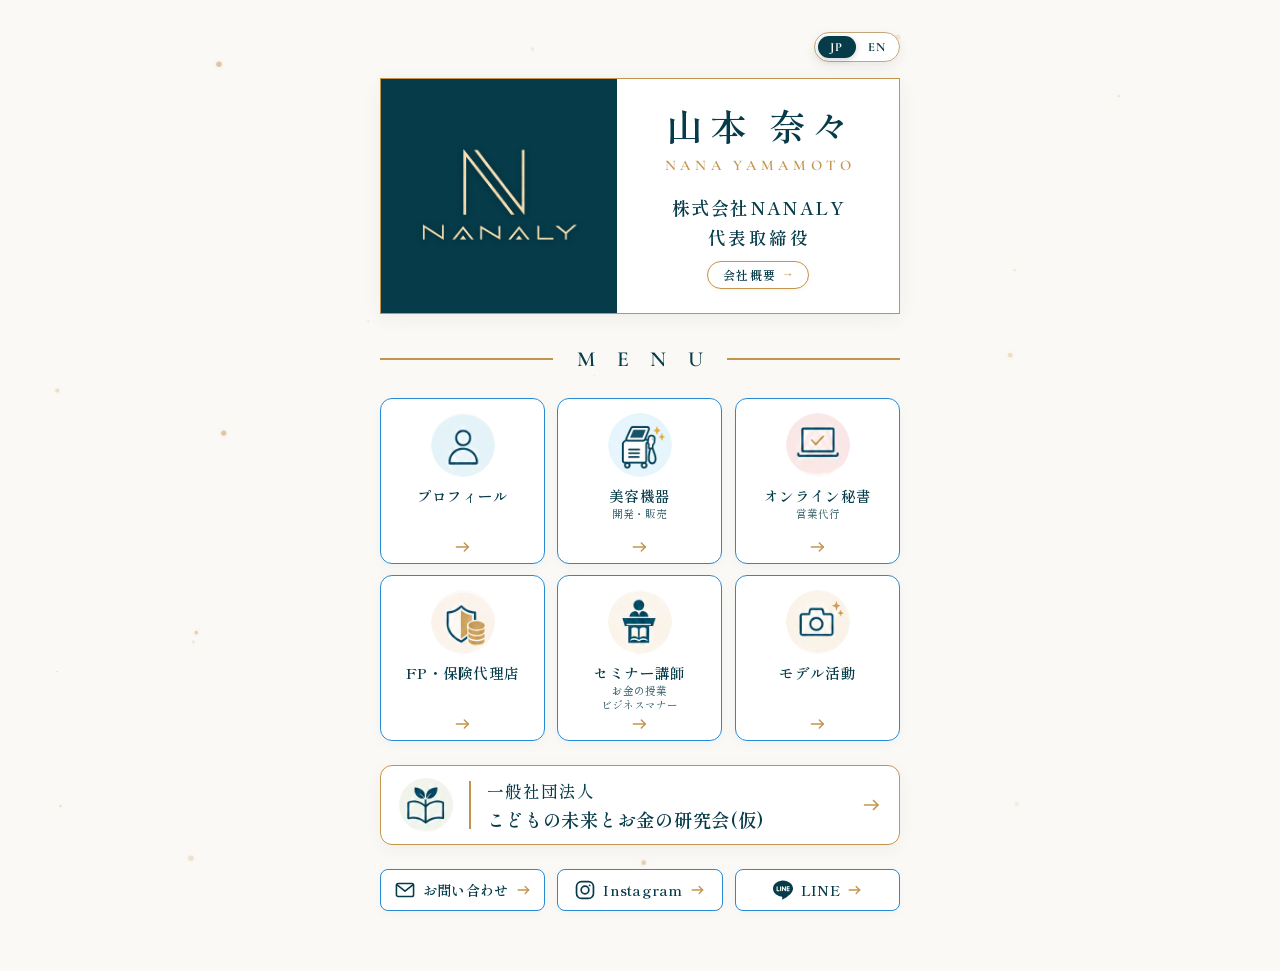
<file: index.html>
<!DOCTYPE html>
<html lang="ja">
<head>
  <meta charset="UTF-8">
  <meta name="viewport" content="width=device-width, initial-scale=1.0">
  <title>山本 奈々 | 株式会社NANALY デジタル名刺</title>
  <meta name="description" content="株式会社NANALY 代表取締役 山本奈々の公式デジタル名刺。プロフィール、セミナー講師、FP・保険代理店、オンライン秘書、美容機器、モデル活動。">
  
  <!-- Google Fonts -->
  <link rel="preconnect" href="https://fonts.googleapis.com">
  <link rel="preconnect" href="https://fonts.gstatic.com" crossorigin>
  <link href="https://fonts.googleapis.com/css2?family=Cormorant+Garamond:wght@400;500;600;700&family=Noto+Serif+JP:wght@300;400;500;600;700&family=Shippori+Mincho:wght@400;500;600;700&display=swap" rel="stylesheet">
  
  <link rel="stylesheet" href="style.css">
  <link rel="stylesheet" href="css/lang-switcher.css">
  <script>
    if ('scrollRestoration' in history) {
      history.scrollRestoration = 'manual';
    }
    window.scrollTo(0, 0);
    try {
      var savedLang = new URLSearchParams(location.search).get('lang') || localStorage.getItem('nanaly_lang');
      if (savedLang === 'en') document.documentElement.lang = 'en';
    } catch (e) {}
  </script>
</head>
<body id="top" data-i18n-title="top.pageTitle">
  <!-- 背景の金箔・微粒子キャンバス -->
  <canvas id="ambient-canvas"></canvas>

  <main class="page-container">
    <div class="card-wrapper">

      <!-- 言語切り替え（JP / EN） -->
      <div class="lang-switch-bar lang-switch-bar--top" role="region" aria-label="Language switcher">
        <div class="lang-switch-pill">
          <button type="button" class="lang-btn is-active" data-lang="ja" aria-pressed="true" aria-label="日本語">JP</button>
          <button type="button" class="lang-btn" data-lang="en" aria-pressed="false" aria-label="English">EN</button>
        </div>
      </div>

      <!-- ================= 1. 上部名刺カード ================= -->
      <section class="business-card" id="business-card" role="region" aria-label="名刺">
        <div class="card-inner">
          <!-- 左側: ディープティール＆NANALYロゴ -->
          <div class="card-left">
            <div class="card-logo-box">
              <img src="image/nanaly-logo-transparent.png" alt="株式会社NANALY ロゴ" class="card-left-img">
            </div>
            <!-- カードの光沢シマーオーバーレイ -->
            <div class="card-shine"></div>
          </div>

          <!-- 右側: プロフィールテキスト -->
          <div class="card-right">
            <div class="card-right-content">
              <h1 class="owner-name" data-i18n="top.ownerName">山本 奈々</h1>
              <p class="owner-en" data-i18n="top.ownerEn">NANA YAMAMOTO</p>
              <div class="owner-affiliation">
                <p class="company-name" data-i18n="top.company">株式会社NANALY</p>
                <p class="job-title" data-i18n="top.jobTitle">代表取締役</p>
              </div>
              <button type="button" class="card-company-btn" id="open-company-btn" aria-haspopup="dialog" aria-label="会社概要を表示">
                <span class="company-btn-text" data-i18n="top.companyBtn">会社概要</span>
                <span class="company-btn-arrow" aria-hidden="true">→</span>
              </button>
            </div>
          </div>
        </div>
      </section>

      <!-- ================= 2. MENU 区切り ================= -->
      <div class="menu-divider" aria-hidden="true">
        <span class="divider-line"></span>
        <span class="divider-text">M E N U</span>
        <span class="divider-line"></span>
      </div>

      <!-- ================= 3. 6つのメニューカード グリッド ================= -->
      <section class="menu-grid" aria-label="事業メニュー">

        <!-- 1. プロフィール -->
        <article class="grid-card" data-category="profile" tabindex="0">
          <div class="card-body">
            <div class="icon-frame">
              <img src="image/icon-profile.png" alt="プロフィール" class="menu-icon" loading="lazy">
            </div>
            <h2 class="card-title" data-i18n="top.card.profile">プロフィール</h2>
            <div class="card-arrow" aria-hidden="true">
              <img src="image/arrow.svg" alt="" class="arrow-svg">
            </div>
          </div>
          <div class="card-ripple"></div>
        </article>

        <!-- 2. 美容機器 -->
        <article class="grid-card" data-category="beauty" tabindex="0">
          <div class="card-body">
            <div class="icon-frame">
              <img src="image/icon-beauty-device.png" alt="美容機器" class="menu-icon" loading="lazy">
            </div>
            <h2 class="card-title" data-i18n="top.card.beauty">美容機器</h2>
            <p class="card-sub" data-i18n="top.card.beautySub">
              <span>開発・販売</span>
            </p>
            <div class="card-arrow" aria-hidden="true">
              <img src="image/arrow.svg" alt="" class="arrow-svg">
            </div>
          </div>
          <div class="card-ripple"></div>
        </article>

        <!-- 3. オンライン秘書 -->
        <article class="grid-card" data-category="secretary" tabindex="0">
          <div class="card-body">
            <div class="icon-frame">
              <img src="image/icon-secretary.png" alt="オンライン秘書" class="menu-icon" loading="lazy">
            </div>
            <h2 class="card-title" data-i18n="top.card.secretary">オンライン秘書</h2>
            <p class="card-sub" data-i18n="top.card.secretarySub">
              <span>営業代行</span>
            </p>
            <div class="card-arrow" aria-hidden="true">
              <img src="image/arrow.svg" alt="" class="arrow-svg">
            </div>
          </div>
          <div class="card-ripple"></div>
        </article>

        <!-- 4. FP・保険代理店 -->
        <article class="grid-card" data-category="fp" tabindex="0">
          <div class="card-body">
            <div class="icon-frame">
              <img src="image/icon-fp.png" alt="FP・保険代理店" class="menu-icon" loading="lazy">
            </div>
            <h2 class="card-title" data-i18n="top.card.fp">FP・保険代理店</h2>
            <div class="card-arrow" aria-hidden="true">
              <img src="image/arrow.svg" alt="" class="arrow-svg">
            </div>
          </div>
          <div class="card-ripple"></div>
        </article>

        <!-- 5. セミナー講師 -->
        <article class="grid-card" data-category="seminar" tabindex="0">
          <div class="card-body">
            <div class="icon-frame">
              <img src="image/icon-seminar.png" alt="セミナー講師" class="menu-icon" loading="lazy">
            </div>
            <h2 class="card-title" data-i18n="top.card.seminar">セミナー講師</h2>
            <p class="card-sub" data-i18n="top.card.seminarSub">
              <span>お金の授業</span>
              <span>ビジネスマナー</span>
            </p>
            <div class="card-arrow" aria-hidden="true">
              <img src="image/arrow.svg" alt="" class="arrow-svg">
            </div>
          </div>
          <div class="card-ripple"></div>
        </article>

        <!-- 6. モデル活動 -->
        <article class="grid-card" data-category="model" tabindex="0">
          <div class="card-body">
            <div class="icon-frame">
              <img src="image/icon-model.png" alt="モデル活動" class="menu-icon" loading="lazy">
            </div>
            <h2 class="card-title" data-i18n="top.card.model">モデル活動</h2>
            <div class="card-arrow" aria-hidden="true">
              <img src="image/arrow.svg" alt="" class="arrow-svg">
            </div>
          </div>
          <div class="card-ripple"></div>
        </article>

      </section>

      <!-- ================= 4. ワイドバナーカード ================= -->
      <section class="banner-section" aria-label="関連法人">
        <article class="banner-card" data-category="association" tabindex="0">
          <div class="banner-inner">
            <div class="banner-icon-frame">
              <img src="image/icon-association.png" alt="一般社団法人" class="banner-icon" loading="lazy">
            </div>
            <div class="banner-gold-divider"></div>
            <div class="banner-text-content">
              <p class="banner-sub" data-i18n="top.banner.sub">一般社団法人</p>
              <h2 class="banner-title" data-i18n="top.banner.title">こどもの未来とお金の研究会(仮)</h2>
            </div>
            <div class="banner-arrow" aria-hidden="true">
              <img src="image/arrow.svg" alt="" class="arrow-svg">
            </div>
          </div>
          <div class="card-ripple"></div>
        </article>
      </section>

      <!-- ================= 5. フッターアクションボタン ================= -->
      <footer class="footer-actions" aria-label="連絡先・SNS">
        <!-- お問い合わせ -->
        <a href="mailto:info@nanaly.jp?subject=【お問い合わせ】株式会社NANALY" class="action-btn" data-action="contact" role="button">
          <span class="btn-icon">
            <img src="image/icon-mail.svg" alt="メール" class="action-svg">
          </span>
          <span class="btn-label" data-i18n="top.footer.contact">お問い合わせ</span>
          <span class="btn-arrow" aria-hidden="true">
            <img src="image/arrow.svg" alt="" class="arrow-svg">
          </span>
        </a>

        <!-- Instagram -->
        <a href="https://www.instagram.com/nanaly.jp?cplk=MWc3Nmh1YmNuczZ5cw%3D%3D&amp;utm_source=qr" target="_blank" rel="noopener noreferrer" class="action-btn" data-action="instagram" role="button">
          <span class="btn-icon">
            <img src="image/icon-instagram.svg" alt="Instagram" class="action-svg">
          </span>
          <span class="btn-label" data-i18n="top.footer.instagram">Instagram</span>
          <span class="btn-arrow" aria-hidden="true">
            <img src="image/arrow.svg" alt="" class="arrow-svg">
          </span>
        </a>

        <!-- LINE -->
        <a href="https://lin.ee/vhplDzq" target="_blank" rel="noopener noreferrer" class="action-btn" data-action="line" role="button">
          <span class="btn-icon">
            <img src="image/icon-line.svg" alt="LINE" class="action-svg line-svg">
          </span>
          <span class="btn-label" data-i18n="top.footer.line">LINE</span>
          <span class="btn-arrow" aria-hidden="true">
            <img src="image/arrow.svg" alt="" class="arrow-svg">
          </span>
        </a>
      </footer>

    </div>
  </main>

  <!-- ================= 詳細モーダルウィンドウ ================= -->
  <div class="modal-overlay" id="detail-modal" aria-hidden="true" role="dialog" aria-modal="true">
    <div class="modal-container">
      <button class="modal-close-btn" id="modal-close" aria-label="閉じる">×</button>
      <div class="modal-header">
        <div class="modal-icon-wrapper" id="modal-icon"></div>
        <div class="modal-title-group">
          <span class="modal-category-tag" id="modal-category">NANALY SERVICE</span>
          <h3 class="modal-heading" id="modal-title">タイトル</h3>
        </div>
      </div>
      <div class="modal-divider"></div>
      <div class="modal-body" id="modal-description">
        <!-- JSで動的に詳細テキストを挿入 -->
      </div>
      <div class="modal-footer">
        <button class="modal-action-btn primary" id="modal-primary-btn" data-i18n="top.modal.primary">詳細を見る</button>
        <button class="modal-action-btn secondary" id="modal-secondary-btn" data-i18n="top.modal.secondary">閉じる</button>
      </div>
    </div>
  </div>

  <!-- ================= 名刺シェア・QRモーダル ================= -->
  <div class="modal-overlay" id="share-modal" aria-hidden="true" role="dialog" aria-modal="true">
    <div class="modal-container share-card-modal">
      <button class="modal-close-btn" id="share-close" aria-label="閉じる">×</button>
      <div class="share-header">
        <div class="nanaly-mini-logo">NANALY</div>
        <h3 class="share-title">デジタル名刺の共有</h3>
        <p class="share-subtitle">山本 奈々 | 代表取締役</p>
      </div>
      <div class="qr-container">
        <!-- SVG生成QRコードプレースホルダー -->
        <div class="qr-code-box" id="qr-box">
          <svg viewBox="0 0 120 120" class="qr-svg" aria-label="QR Code">
            <rect width="120" height="120" fill="#ffffff" rx="8"/>
            <!-- 四隅のファインダーパターン -->
            <path d="M12 12 h32 v32 h-32 z M20 20 v16 h16 v-16 z" fill="#063b49"/>
            <rect x="24" y="24" width="8" height="8" fill="#c3944d"/>
            <path d="M76 12 h32 v32 h-32 z M84 20 v16 h16 v-16 z" fill="#063b49"/>
            <rect x="88" y="24" width="8" height="8" fill="#c3944d"/>
            <path d="M12 76 h32 v32 h-32 z M20 84 v16 h16 v-16 z" fill="#063b49"/>
            <rect x="24" y="88" width="8" height="8" fill="#c3944d"/>
            <!-- 幾何学模様 -->
            <path d="M52 16 h8 v8 h-8 z M64 24 h8 v16 h-8 z M52 36 h12 v8 h-12 z M16 52 h8 v16 h-8 z M32 52 h24 v8 h-24 z M64 52 h16 v8 h-16 z M88 52 h8 v8 h-8 z M100 52 h8 v16 h-8 z M52 68 h16 v16 h-16 z M76 68 h12 v8 h-12 z M96 68 h12 v8 h-12 z M36 76 h12 v8 h-12 z M76 84 h8 v16 h-8 z M92 84 h16 v8 h-16 z M52 92 h16 v16 h-16 z M76 104 h24 v8 h-24 z" fill="#063b49"/>
          </svg>
        </div>
        <p class="qr-caption">スマートフォンで読み取って名刺を保存できます</p>
      </div>
      <div class="share-actions">
        <button class="share-copy-btn" id="copy-url-btn">
          <span class="copy-icon">🔗</span>
          <span class="copy-text">URLをコピー</span>
        </button>
      </div>
      <div class="copy-toast" id="copy-toast">URLをクリップボードにコピーしました</div>
    </div>
  </div>

  <script src="js/i18n.js"></script>
  <script src="script.js"></script>
</body>
</html>
</file>
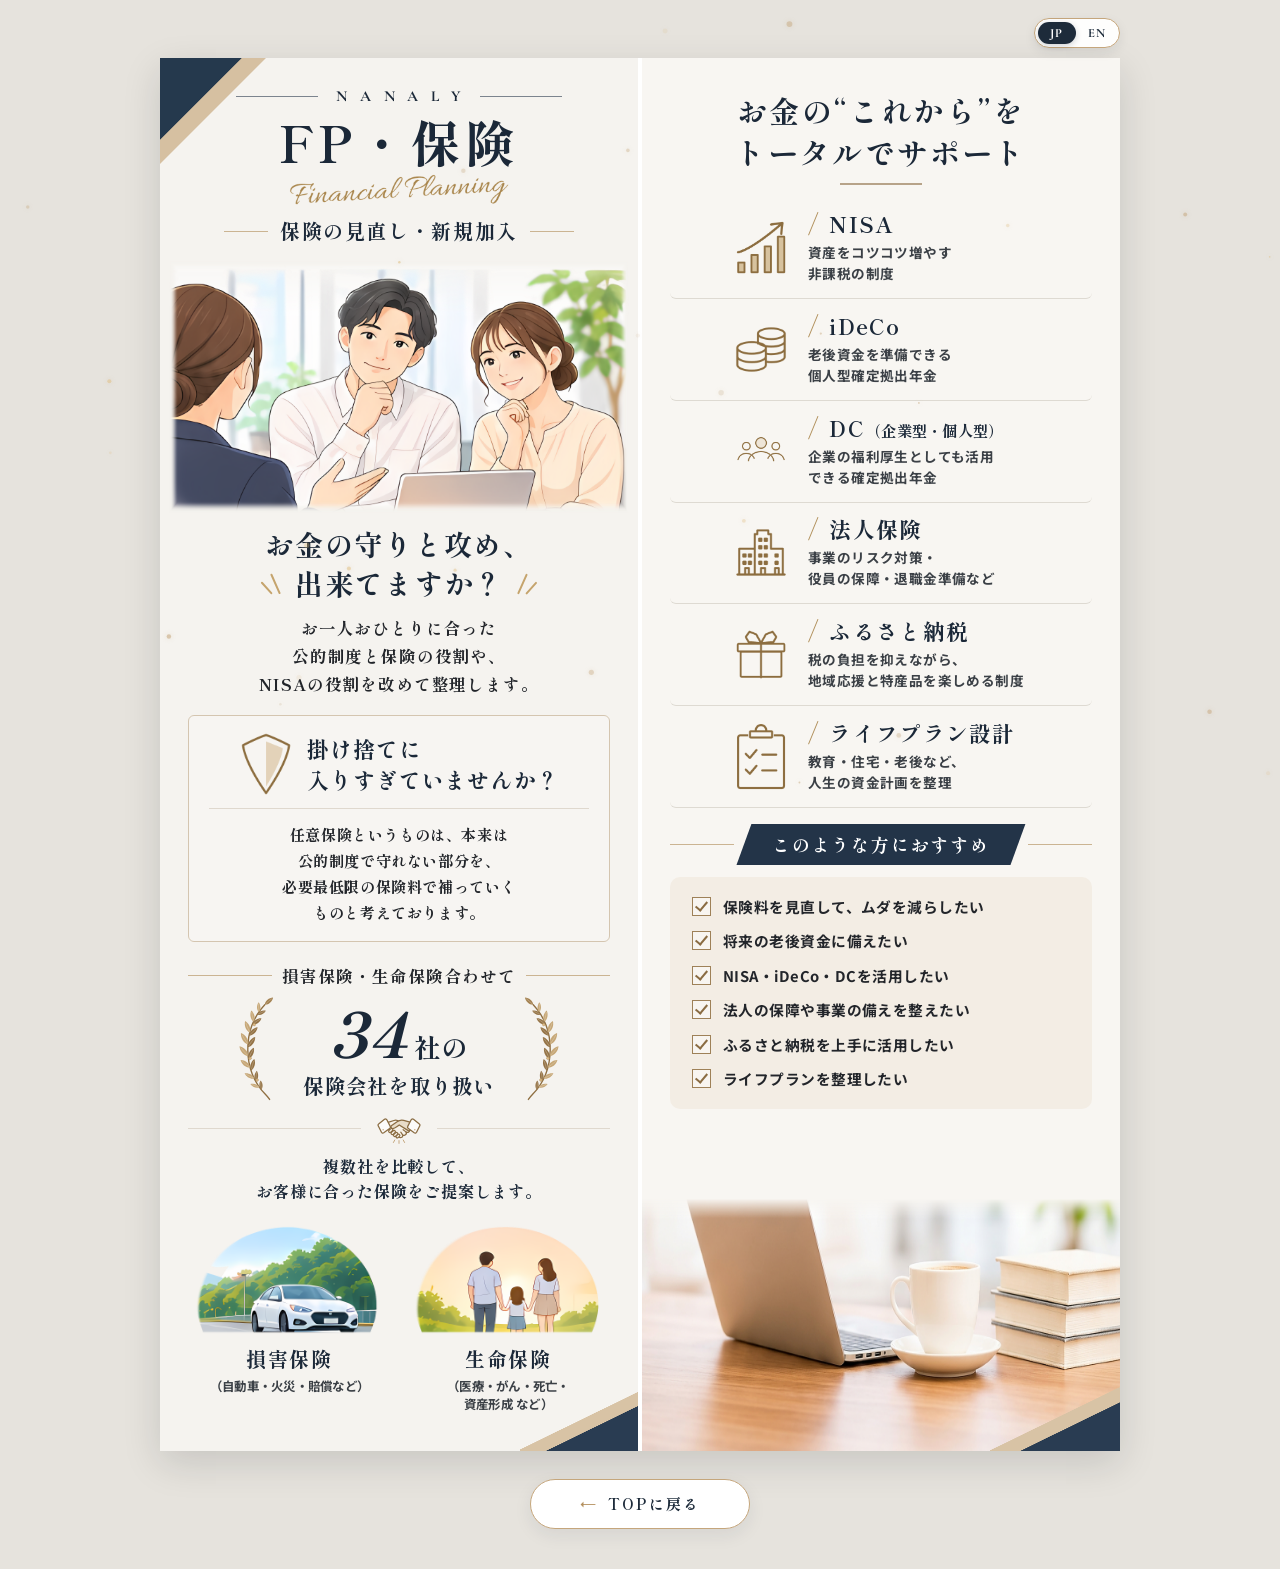
<file: page/fp/index.html>
<!DOCTYPE html>
<html lang="ja">
<head>
  <meta charset="UTF-8" />
  <meta name="viewport" content="width=device-width, initial-scale=1.0" />
  <title>FP・保険 | 株式会社NANALY</title>
  <meta name="description" content="株式会社NANALY 代表取締役 山本 奈々のFP・保険サービス。保険の見直し・新規加入（損害保険・生命保険合わせて44社取扱）、NISA・iDeCo・DC・法人保険・ふるさと納税・ライフプラン設計をトータルサポート。" />
  <link rel="preconnect" href="https://fonts.googleapis.com" />
  <link rel="preconnect" href="https://fonts.gstatic.com" crossorigin />
  <link href="https://fonts.googleapis.com/css2?family=Cormorant+Garamond:ital,wght@0,600;0,700;1,600;1,700&family=Noto+Sans+JP:wght@400;500;700&family=Shippori+Mincho:wght@500;600;700;800&display=swap" rel="stylesheet" />
  <link rel="stylesheet" href="style.css" />
  <link rel="stylesheet" href="../../css/lang-switcher.css" />
  <script>
    if ('scrollRestoration' in history) {
      history.scrollRestoration = 'manual';
    }
    window.scrollTo(0, 0);
    try {
      var savedLang = new URLSearchParams(location.search).get('lang') || localStorage.getItem('nanaly_lang');
      if (savedLang === 'en') document.documentElement.lang = 'en';
    } catch (e) {}
  </script>
</head>
<body id="top" data-i18n-title="fp.pageTitle">
  <div class="lang-switch-bar lang-switch-bar--sheet" role="region" aria-label="Language switcher">
    <div class="lang-switch-pill">
      <button type="button" class="lang-btn is-active" data-lang="ja" aria-pressed="true" aria-label="日本語">JP</button>
      <button type="button" class="lang-btn" data-lang="en" aria-pressed="false" aria-label="English">EN</button>
    </div>
  </div>
  <main class="fp-sheet">
    <!-- ==================== LEFT COLUMN: FP & INSURANCE ==================== -->
    <section class="col col-left">
      <!-- Top-left diagonal decorative corner -->
      <div class="corner-decor corner-top-left" aria-hidden="true"></div>
      <!-- Bottom-right diagonal decorative corner -->
      <div class="corner-decor corner-bottom-right-leftcol" aria-hidden="true"></div>

      <!-- Header -->
      <header class="fp-header">
        <div class="brand-line-row">
          <span class="brand-side-line"></span>
          <p class="brand-en">N A N A L Y</p>
          <span class="brand-side-line"></span>
        </div>
        <h1 class="main-title" data-i18n="fp.mainTitle">FP・保険</h1>
        <div class="script-fp-wrap">
          <img src="image/script_fp.png" alt="Financial Planning" class="script-fp-img" />
        </div>
        <div class="sub-banner-row">
          <span class="sub-side-line"></span>
          <p class="sub-banner-text" data-i18n="fp.subBanner">保険の見直し・新規加入</p>
          <span class="sub-side-line"></span>
        </div>
      </header>

      <!-- Hero Illustration -->
      <div class="hero-photo-wrap">
        <img src="image/fp_hero.png" alt="FP・保険相談イメージ" class="hero-photo" />
      </div>

      <!-- Question Copy with Gold Flare Lines -->
      <div class="question-block">
        <h2 class="question-title">
          <span class="q-line-1" data-i18n="fp.qLine1">お金の守りと攻め、</span>
          <span class="q-line-2-wrap">
            <span class="flare-left" aria-hidden="true"><i></i><i></i></span>
            <span class="q-line-2" data-i18n="fp.qLine2">出来てますか？</span>
            <span class="flare-right" aria-hidden="true"><i></i><i></i></span>
          </span>
        </h2>
        <p class="lead-copy" data-i18n="fp.leadCopy">
          お一人おひとりに合った<br />
          公的制度と保険の役割や、<br />
          NISAの役割を改めて整理します。
        </p>
      </div>

      <!-- Outlined Box: 掛け捨てに入りすぎていませんか？ -->
      <div class="kakesute-box">
        <div class="kakesute-header">
          <div class="kakesute-icon-wrap">
            <img src="image/icon_shield.png" alt="保険シールドアイコン" class="kakesute-icon" />
          </div>
          <h3 class="kakesute-title" data-i18n="fp.kakesuteTitle">
            掛け捨てに<br />
            入りすぎていませんか？
          </h3>
        </div>
        <div class="kakesute-divider"></div>
        <p class="kakesute-desc" data-i18n="fp.kakesuteDesc">
          任意保険というものは、本来は<br />
          公的制度で守れない部分を、<br />
          必要最低限の保険料で補っていく<br />
          ものと考えております。
        </p>
      </div>

      <!-- 44 Companies Laurel Section -->
      <div class="companies-section">
        <div class="companies-top-row">
          <span class="comp-side-line"></span>
          <p class="companies-top-label" data-i18n="fp.companiesTop">損害保険・生命保険合わせて</p>
          <span class="comp-side-line"></span>
        </div>

        <div class="laurel-center-wrap">
          <img src="image/icon_laurel_left.svg" alt="" class="laurel-img laurel-left" aria-hidden="true" />
          <div class="companies-main-text">
            <p class="companies-num-row">
              <span class="companies-num" data-count="44">44</span><span class="companies-unit" data-i18n="fp.companiesUnit">社の</span>
            </p>
            <p class="companies-sub-label" data-i18n="fp.companiesSub">保険会社を取り扱い</p>
          </div>
          <img src="image/icon_laurel_right.svg" alt="" class="laurel-img laurel-right" aria-hidden="true" />
        </div>

        <div class="handshake-divider-row">
          <span class="hs-line"></span>
          <img src="image/icon_handshake.svg" alt="" class="handshake-icon" aria-hidden="true" />
          <span class="hs-line"></span>
        </div>

        <p class="companies-lead" data-i18n="fp.companiesLead">
          複数社を比較して、<br />
          お客様に合った保険をご提案します。
        </p>
      </div>

      <!-- Bottom 2 Arch Illustrations: 損害保険 & 生命保険 -->
      <div class="insurance-types-grid">
        <div class="ins-type-card">
          <div class="ins-arch-wrap">
            <img src="image/ins_damage.png" alt="損害保険（自動車・火災・賠償など）" class="ins-arch-img" />
          </div>
          <h3 class="ins-type-title" data-i18n="fp.insDamageTitle">損害保険</h3>
          <p class="ins-type-sub" data-i18n="fp.insDamageSub">（自動車・火災・賠償など）</p>
        </div>

        <div class="ins-type-card">
          <div class="ins-arch-wrap">
            <img src="image/ins_life.png" alt="生命保険（医療・がん・死亡・資産形成など）" class="ins-arch-img" />
          </div>
          <h3 class="ins-type-title" data-i18n="fp.insLifeTitle">生命保険</h3>
          <p class="ins-type-sub" data-i18n="fp.insLifeSub">
            （医療・がん・死亡・<br />
            資産形成 など）
          </p>
        </div>
      </div>
    </section>

    <!-- ==================== RIGHT COLUMN: TOTAL FINANCIAL SUPPORT ==================== -->
    <section class="col col-right">
      <!-- Bottom-right diagonal decorative corner -->
      <div class="corner-decor corner-bottom-right-rightcol" aria-hidden="true"></div>

      <!-- Header -->
      <header class="support-header">
        <h2 class="support-heading" data-i18n="fp.supportHeading">
          お金の“これから”を<br />
          トータルでサポート
        </h2>
        <span class="header-line"></span>
      </header>

      <!-- 6 Financial Support Items -->
      <ul class="support-list">
        <!-- 1. NISA -->
        <li class="support-item">
          <div class="support-icon-wrap">
            <img src="image/icon_nisa.png" alt="NISAアイコン" class="support-icon" />
          </div>
          <div class="support-text">
            <h3 class="support-title">
              <span class="slash-gold" aria-hidden="true">/</span><span data-i18n="fp.item1Title">NISA</span>
            </h3>
            <p class="support-desc" data-i18n="fp.item1Desc">
              資産をコツコツ増やす<br />
              非課税の制度
            </p>
          </div>
        </li>

        <!-- 2. iDeCo -->
        <li class="support-item">
          <div class="support-icon-wrap">
            <img src="image/icon_ideco.png" alt="iDeCoアイコン" class="support-icon" />
          </div>
          <div class="support-text">
            <h3 class="support-title">
              <span class="slash-gold" aria-hidden="true">/</span><span data-i18n="fp.item2Title">iDeCo</span>
            </h3>
            <p class="support-desc" data-i18n="fp.item2Desc">
              老後資金を準備できる<br />
              個人型確定拠出年金
            </p>
          </div>
        </li>

        <!-- 3. DC（企業型・個人型） -->
        <li class="support-item">
          <div class="support-icon-wrap">
            <img src="image/icon_dc.png" alt="DC（企業型・個人型）アイコン" class="support-icon" />
          </div>
          <div class="support-text">
            <h3 class="support-title">
              <span class="slash-gold" aria-hidden="true">/</span><span data-i18n="fp.item3Title">DC</span><small class="title-sub" data-i18n="fp.item3Sub">（企業型・個人型）</small>
            </h3>
            <p class="support-desc" data-i18n="fp.item3Desc">
              企業の福利厚生としても活用<br />
              できる確定拠出年金
            </p>
          </div>
        </li>

        <!-- 4. 法人保険 -->
        <li class="support-item">
          <div class="support-icon-wrap">
            <img src="image/icon_corporate.png" alt="法人保険アイコン" class="support-icon" />
          </div>
          <div class="support-text">
            <h3 class="support-title">
              <span class="slash-gold" aria-hidden="true">/</span><span data-i18n="fp.item4Title">法人保険</span>
            </h3>
            <p class="support-desc" data-i18n="fp.item4Desc">
              事業のリスク対策・<br />
              役員の保障・退職金準備など
            </p>
          </div>
        </li>

        <!-- 5. ふるさと納税 -->
        <li class="support-item">
          <div class="support-icon-wrap">
            <img src="image/icon_furusato.png" alt="ふるさと納税アイコン" class="support-icon" />
          </div>
          <div class="support-text">
            <h3 class="support-title">
              <span class="slash-gold" aria-hidden="true">/</span><span data-i18n="fp.item5Title">ふるさと納税</span>
            </h3>
            <p class="support-desc" data-i18n="fp.item5Desc">
              税の負担を抑えながら、<br />
              地域応援と特産品を楽しめる制度
            </p>
          </div>
        </li>

        <!-- 6. ライフプラン設計 -->
        <li class="support-item">
          <div class="support-icon-wrap">
            <img src="image/icon_lifeplan.png" alt="ライフプラン設計アイコン" class="support-icon" />
          </div>
          <div class="support-text">
            <h3 class="support-title">
              <span class="slash-gold" aria-hidden="true">/</span><span data-i18n="fp.item6Title">ライフプラン設計</span>
            </h3>
            <p class="support-desc" data-i18n="fp.item6Desc">
              教育・住宅・老後など、<br />
              人生の資金計画を整理
            </p>
          </div>
        </li>
      </ul>

      <!-- Recommendation Section (このような方におすすめ) -->
      <div class="recommend-section">
        <div class="recommend-banner-row">
          <span class="rec-side-line"></span>
          <div class="recommend-ribbon">
            <span data-i18n="fp.recTitle">このような方におすすめ</span>
          </div>
          <span class="rec-side-line"></span>
        </div>

        <div class="recommend-card">
          <ul class="recommend-list">
            <li class="recommend-item">
              <span class="check-box" aria-hidden="true"></span>
              <span class="recommend-text" data-i18n="fp.rec1">保険料を見直して、ムダを減らしたい</span>
            </li>
            <li class="recommend-item">
              <span class="check-box" aria-hidden="true"></span>
              <span class="recommend-text" data-i18n="fp.rec2">将来の老後資金に備えたい</span>
            </li>
            <li class="recommend-item">
              <span class="check-box" aria-hidden="true"></span>
              <span class="recommend-text" data-i18n="fp.rec3">NISA・iDeCo・DCを活用したい</span>
            </li>
            <li class="recommend-item">
              <span class="check-box" aria-hidden="true"></span>
              <span class="recommend-text" data-i18n="fp.rec4">法人の保障や事業の備えを整えたい</span>
            </li>
            <li class="recommend-item">
              <span class="check-box" aria-hidden="true"></span>
              <span class="recommend-text" data-i18n="fp.rec5">ふるさと納税を上手に活用したい</span>
            </li>
            <li class="recommend-item">
              <span class="check-box" aria-hidden="true"></span>
              <span class="recommend-text" data-i18n="fp.rec6">ライフプランを整理したい</span>
            </li>
          </ul>
        </div>
      </div>

      <!-- Bottom Desk Photo -->
      <div class="desk-photo-wrap">
        <img src="image/fp_desk.png" alt="FP相談デスクイメージ" class="desk-photo" />
      </div>
    </section>
  </main>

  <!-- Unified Bottom Back-to-TOP Button -->
  <footer class="bottom-top-nav">
    <a href="../../index.html" class="top-return-btn">
      <span class="top-return-arrow" aria-hidden="true">←</span>
      <span class="top-return-text" data-i18n="nav.backToTop">TOPに戻る</span>
    </a>
  </footer>

  <script src="../../js/i18n.js"></script>
  <script src="script.js"></script>
</body>
</html>
</file>
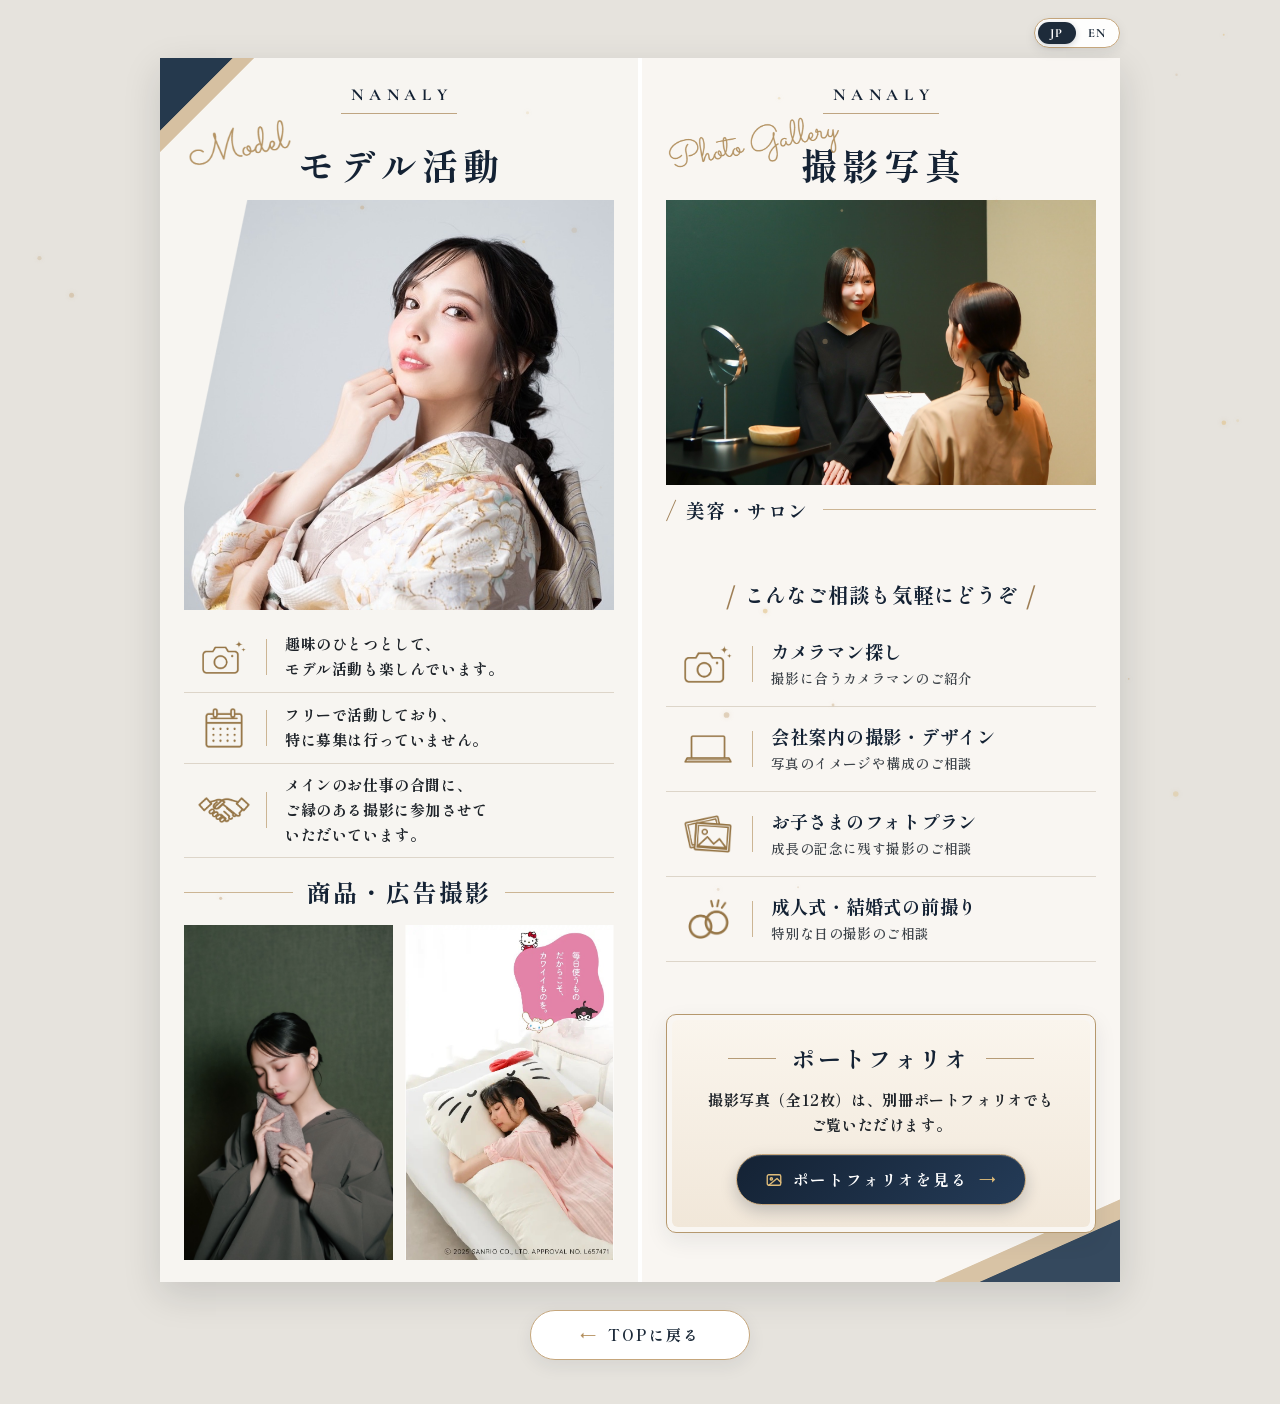
<file: page/model/index.html>
<!DOCTYPE html>
<html lang="ja">
<head>
  <meta charset="UTF-8" />
  <meta name="viewport" content="width=device-width, initial-scale=1.0" />
  <title>モデル活動・撮影写真 | 株式会社NANALY</title>
  <meta name="description" content="株式会社NANALY 山本奈々のモデル活動・商品広告撮影・サロン撮影のご案内。" />
  <link rel="preconnect" href="https://fonts.googleapis.com" />
  <link rel="preconnect" href="https://fonts.gstatic.com" crossorigin />
  <link href="https://fonts.googleapis.com/css2?family=Cormorant+Garamond:ital,wght@0,500;0,600;0,700;1,500;1,600&family=Noto+Sans+JP:wght@400;500;700&family=Shippori+Mincho:wght@500;600;700;800&display=swap" rel="stylesheet" />
  <link rel="stylesheet" href="style.css" />
  <link rel="stylesheet" href="../../css/lang-switcher.css" />
  <script>
    if ('scrollRestoration' in history) {
      history.scrollRestoration = 'manual';
    }
    window.scrollTo(0, 0);
    try {
      var savedLang = new URLSearchParams(location.search).get('lang') || localStorage.getItem('nanaly_lang');
      if (savedLang === 'en') document.documentElement.lang = 'en';
    } catch (e) {}
  </script>
</head>
<body id="top" data-i18n-title="model.pageTitle">
  <div id="page-top" aria-hidden="true" style="position: absolute; top: 0; left: 0; width: 1px; height: 1px; pointer-events: none;"></div>
  <div class="lang-switch-bar lang-switch-bar--sheet" role="region" aria-label="Language switcher">
    <div class="lang-switch-pill">
      <button type="button" class="lang-btn is-active" data-lang="ja" aria-pressed="true" aria-label="日本語">JP</button>
      <button type="button" class="lang-btn" data-lang="en" aria-pressed="false" aria-label="English">EN</button>
    </div>
  </div>
  <!-- ==================== TOP TWO-COLUMN SHEET: MODEL & PHOTO GALLERY ==================== -->
  <main class="model-sheet">
    <!-- ==================== LEFT COLUMN: MODEL ACTIVITY ==================== -->
    <section class="col col-left">
      <div class="corner-decor corner-top-left" aria-hidden="true"></div>

      <!-- Brand Header -->
      <header class="col-brand-header">
        <p class="brand-en">NANALY</p>
        <span class="brand-line"></span>
      </header>

      <!-- Section Title: Model / モデル活動 -->
      <div class="model-title-block">
        <img src="image/script_model.png" alt="Model" class="script-model-img" />
        <h1 class="col-main-title" data-i18n="model.mainTitle">モデル活動</h1>
      </div>

      <!-- Hero Kimono Photo (Slanted top-left edge) -->
      <a href="portfolio.html?photo=0#top" class="hero-kimono-wrap" aria-label="和装ポートレートをポートフォリオで見る">
        <img src="image/hero_kimono.png" alt="和装モデルポートレート" class="hero-kimono-img" />
      </a>

      <!-- 3 Intro Feature Rows -->
      <div class="model-intro-list">
        <div class="model-intro-row">
          <div class="intro-icon-col">
            <img src="image/icon_model_camera.png" alt="カメラ" class="intro-icon" />
          </div>
          <span class="intro-vbar" aria-hidden="true"></span>
          <p class="intro-text" data-i18n="model.intro1">
            趣味のひとつとして、<br />
            モデル活動も楽しんでいます。
          </p>
        </div>

        <div class="model-intro-row">
          <div class="intro-icon-col">
            <img src="image/icon_model_calendar.png" alt="カレンダー" class="intro-icon" />
          </div>
          <span class="intro-vbar" aria-hidden="true"></span>
          <p class="intro-text" data-i18n="model.intro2">
            フリーで活動しており、<br />
            特に募集は行っていません。
          </p>
        </div>

        <div class="model-intro-row">
          <div class="intro-icon-col">
            <img src="image/icon_model_handshake.png" alt="ご縁" class="intro-icon intro-icon-wide" />
          </div>
          <span class="intro-vbar" aria-hidden="true"></span>
          <p class="intro-text" data-i18n="model.intro3">
            メインのお仕事の合間に、<br />
            ご縁のある撮影に参加させて<br />
            いただいています。
          </p>
        </div>
      </div>

      <!-- Sub-section: 商品・広告撮影 -->
      <div class="ad-shooting-block">
        <div class="lined-section-header">
          <span class="header-side-line"></span>
          <h2 class="lined-section-title" data-i18n="model.adTitle">商品・広告撮影</h2>
          <span class="header-side-line"></span>
        </div>

        <div class="ad-photos-grid">
          <a href="portfolio.html?photo=3#top" class="ad-photo-card" aria-label="ライフスタイル写真をポートフォリオで見る">
            <img src="image/IMG_2534.JPG" alt="ライフスタイル・商品撮影" class="ad-photo-img" />
          </a>
          <a href="portfolio.html?photo=9#top" class="ad-photo-card" aria-label="商品広告ビジュアルをポートフォリオで見る">
            <img src="image/ad_sanrio_crop.png" alt="サンリオキャラクターズ ハグモッチ広告撮影" class="ad-photo-img" />
          </a>
        </div>
      </div>
    </section>

    <!-- ==================== RIGHT COLUMN: PHOTO GALLERY ==================== -->
    <section class="col col-right">
      <div class="corner-decor corner-bottom-right-rightcol" aria-hidden="true"></div>

      <!-- Brand Header -->
      <header class="col-brand-header">
        <p class="brand-en">NANALY</p>
        <span class="brand-line"></span>
      </header>

      <!-- Section Title: Photo Gallery / 撮影写真 -->
      <div class="model-title-block gallery-title-block">
        <img src="image/script_photogallery.png" alt="Photo Gallery" class="script-gallery-img" />
        <h2 class="col-main-title" data-i18n="model.galleryTitle">撮影写真</h2>
      </div>

      <!-- Salon Counseling Photo -->
      <div class="salon-photo-block">
        <a href="portfolio.html?photo=8#top" class="salon-photo-wrap" aria-label="カウンセリングシーンをポートフォリオで見る">
          <img src="image/IMG_2541.JPG" alt="美容・サロン撮影" class="salon-photo-img" />
        </a>
        <div class="salon-caption-bar">
          <p class="salon-caption-text"><span class="slash-gold">/</span><span data-i18n="model.salonCaption">美容・サロン</span></p>
          <span class="salon-caption-line"></span>
        </div>
      </div>

      <!-- Consultation Section: / こんなご相談も気軽にどうぞ / -->
      <div class="gallery-consult-block">
        <div class="double-slash-header">
          <span class="slash-gold">/</span>
          <h3 class="double-slash-title" data-i18n="model.consultTitle">こんなご相談も気軽にどうぞ</h3>
          <span class="slash-gold">/</span>
        </div>

        <div class="gallery-consult-list">
          <div class="gallery-consult-row">
            <div class="consult-icon-col">
              <img src="image/icon_model_camera.png" alt="カメラマン探し" class="consult-row-icon" />
            </div>
            <span class="consult-vbar" aria-hidden="true"></span>
            <div class="consult-text-col">
              <h4 class="consult-item-title" data-i18n="model.consult1Title">カメラマン探し</h4>
              <p class="consult-item-sub" data-i18n="model.consult1Sub">撮影に合うカメラマンのご紹介</p>
            </div>
          </div>

          <div class="gallery-consult-row">
            <div class="consult-icon-col">
              <img src="image/icon_consult_laptop.png" alt="会社案内の撮影・デザイン" class="consult-row-icon" />
            </div>
            <span class="consult-vbar" aria-hidden="true"></span>
            <div class="consult-text-col">
              <h4 class="consult-item-title" data-i18n="model.consult2Title">会社案内の撮影・デザイン</h4>
              <p class="consult-item-sub" data-i18n="model.consult2Sub">写真のイメージや構成のご相談</p>
            </div>
          </div>

          <div class="gallery-consult-row">
            <div class="consult-icon-col">
              <img src="image/icon_consult_photos.png" alt="お子さまのフォトプラン" class="consult-row-icon" />
            </div>
            <span class="consult-vbar" aria-hidden="true"></span>
            <div class="consult-text-col">
              <h4 class="consult-item-title" data-i18n="model.consult3Title">お子さまのフォトプラン</h4>
              <p class="consult-item-sub" data-i18n="model.consult3Sub">成長の記念に残す撮影のご相談</p>
            </div>
          </div>

          <div class="gallery-consult-row">
            <div class="consult-icon-col">
              <img src="image/icon_consult_rings.png" alt="成人式・結婚式の前撮り" class="consult-row-icon" />
            </div>
            <span class="consult-vbar" aria-hidden="true"></span>
            <div class="consult-text-col">
              <h4 class="consult-item-title" data-i18n="model.consult4Title">成人式・結婚式の前撮り</h4>
              <p class="consult-item-sub" data-i18n="model.consult4Sub">特別な日の撮影のご相談</p>
            </div>
          </div>
        </div>
      </div>

      <!-- Portfolio Callout Box (Links to separate portfolio.html page) -->
      <a href="portfolio.html#top" class="portfolio-callout-outer" aria-label="別冊ポートフォリオページを開く">
        <div class="portfolio-callout-inner">
          <div class="portfolio-callout-header">
            <span class="callout-line"></span>
            <h3 class="callout-title" data-i18n="model.pfTitle">ポートフォリオ</h3>
            <span class="callout-line"></span>
          </div>
          <p class="callout-desc" data-i18n="model.pfDesc">
            撮影写真（全12枚）は、別冊ポートフォリオでも<br />
            ご覧いただけます。
          </p>
          <span class="portfolio-cta-btn">
            <svg class="portfolio-cta-icon" viewBox="0 0 24 24" fill="none" stroke="currentColor" stroke-width="1.8" stroke-linecap="round" stroke-linejoin="round" aria-hidden="true">
              <rect x="3" y="5" width="18" height="14" rx="2" />
              <circle cx="8.5" cy="10.5" r="1.5" />
              <path d="M21 15l-5-5L5 19" />
            </svg>
            <span class="portfolio-cta-label" data-i18n="model.pfBtn">ポートフォリオを見る</span>
            <span class="portfolio-cta-arrow" aria-hidden="true">→</span>
          </span>
        </div>
      </a>
    </section>
  </main>

  <!-- ==================== Unified Bottom Back-to-TOP Button ==================== -->
  <footer class="bottom-top-nav">
    <a href="../../index.html" class="top-return-btn">
      <span class="top-return-arrow" aria-hidden="true">←</span>
      <span class="top-return-text" data-i18n="nav.backToTop">TOPに戻る</span>
    </a>
  </footer>

  <script src="../../js/i18n.js"></script>
  <script src="script.js"></script>
</body>
</html>
</file>
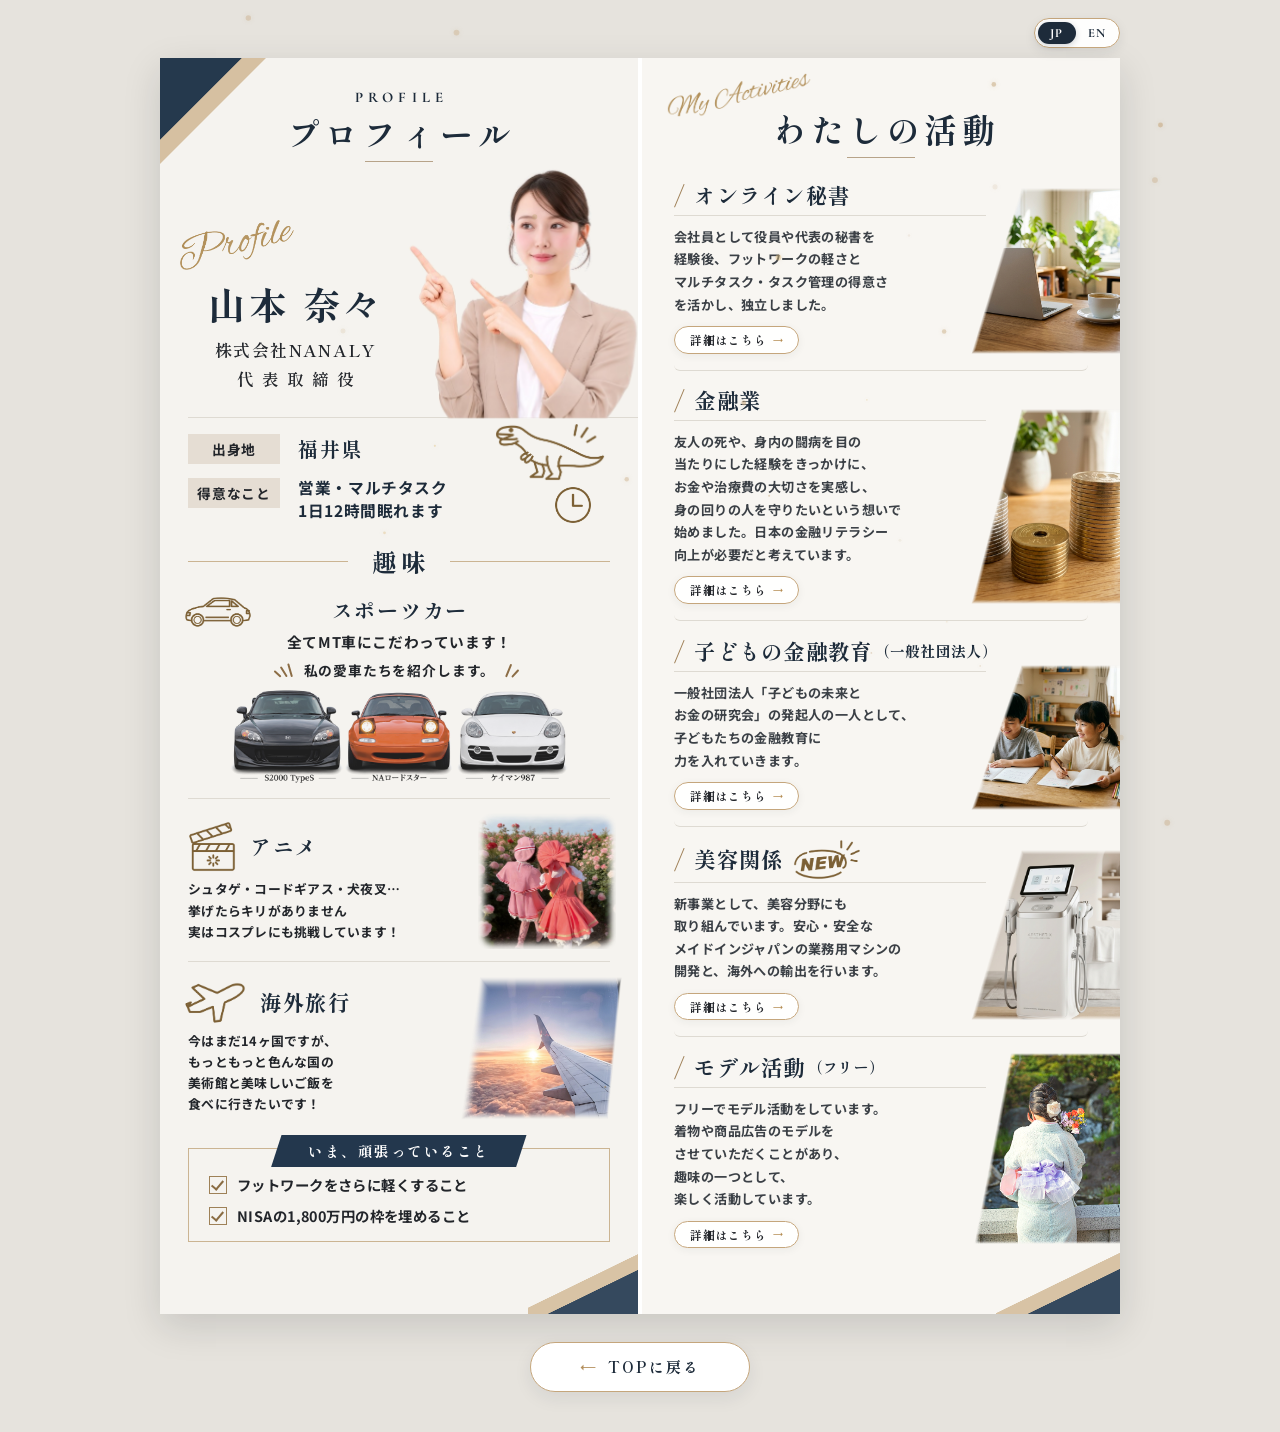
<file: page/profile/index.html>
<!DOCTYPE html>
<html lang="ja">
<head>
  <meta charset="UTF-8" />
  <meta name="viewport" content="width=device-width, initial-scale=1.0" />
  <title>山本 奈々 | プロフィール・わたしの活動 - 株式会社NANALY</title>
  <meta name="description" content="株式会社NANALY 代表取締役 山本 奈々のプロフィール・わたしの活動紹介ページ" />
  <link rel="preconnect" href="https://fonts.googleapis.com" />
  <link rel="preconnect" href="https://fonts.gstatic.com" crossorigin />
  <link href="https://fonts.googleapis.com/css2?family=Cormorant+Garamond:wght@600;700&family=Noto+Sans+JP:wght@400;500;700&family=Shippori+Mincho:wght@600;700;800&display=swap" rel="stylesheet" />
  <link rel="stylesheet" href="style.css" />
  <link rel="stylesheet" href="../../css/lang-switcher.css" />
  <script>
    if ('scrollRestoration' in history) {
      history.scrollRestoration = 'manual';
    }
    window.scrollTo(0, 0);
    try {
      var savedLang = new URLSearchParams(location.search).get('lang') || localStorage.getItem('nanaly_lang');
      if (savedLang === 'en') document.documentElement.lang = 'en';
    } catch (e) {}
  </script>
</head>
<body id="top" data-i18n-title="profile.pageTitle">
  <div class="lang-switch-bar lang-switch-bar--sheet" role="region" aria-label="Language switcher">
    <div class="lang-switch-pill">
      <button type="button" class="lang-btn is-active" data-lang="ja" aria-pressed="true" aria-label="日本語">JP</button>
      <button type="button" class="lang-btn" data-lang="en" aria-pressed="false" aria-label="English">EN</button>
    </div>
  </div>
  <main class="profile-sheet">
    <!-- ==================== LEFT COLUMN: PROFILE ==================== -->
    <section class="col col-left">
      <!-- Top-left diagonal decorative corner -->
      <div class="corner-decor corner-top-left" aria-hidden="true"></div>
      <!-- Bottom-right diagonal decorative corner -->
      <div class="corner-decor corner-bottom-right-leftcol" aria-hidden="true"></div>

      <!-- Header -->
      <header class="profile-header">
        <p class="profile-en">PROFILE</p>
        <h1 class="profile-ja" data-i18n="profile.titleJa">プロフィール</h1>
        <span class="header-line"></span>
      </header>

      <!-- Hero Section (Name + Person Cutout) -->
      <div class="hero-section">
        <div class="hero-text-col">
          <img src="image/script_profile.png" alt="Profile" class="script-profile-img" />
          <div class="hero-name-group">
            <h2 class="person-name" data-i18n="profile.name">山本 奈々</h2>
            <p class="person-company" data-i18n="profile.company">株式会社NANALY</p>
            <p class="person-role" data-i18n="profile.role">代 表 取 締 役</p>
          </div>
        </div>
        <div class="hero-photo-col">
          <img src="image/person.png" alt="山本 奈々" class="person-photo" />
        </div>
      </div>

      <!-- Info Rows (出身地 / 得意なこと) -->
      <div class="bio-info-section">
        <div class="bio-row">
          <span class="bio-tag" data-i18n="profile.fromLabel">出身地</span>
          <div class="bio-content bio-hometown">
            <span class="bio-value-lg" data-i18n="profile.fromValue">福井県</span>
          </div>
          <img src="image/icon_dino_clean.png" alt="恐竜アイコン" class="dino-illust" />
        </div>

        <div class="bio-row bio-row-skill">
          <span class="bio-tag" data-i18n="profile.skillLabel">得意なこと</span>
          <div class="bio-content">
            <p class="bio-skill-text" data-i18n="profile.skill1">営業・マルチタスク</p>
            <p class="bio-skill-text" data-i18n="profile.skill2">1日12時間眠れます</p>
          </div>
          <img src="image/icon_clock_clean.png" alt="時計アイコン" class="clock-illust" />
        </div>
      </div>

      <!-- Hobby Divider Title -->
      <div class="hobby-section-title">
        <span class="hobby-line"></span>
        <h3 class="hobby-heading" data-i18n="profile.hobbyHeading">趣味</h3>
        <span class="hobby-line"></span>
      </div>

      <!-- Hobby 1: Sports Cars -->
      <div class="hobby-block hobby-cars-block">
        <div class="cars-header">
          <img src="image/icon_car_clean.png" alt="スポーツカーアイコン" class="car-illust" />
          <div class="cars-header-text">
            <h4 class="hobby-subtitle" data-i18n="profile.carsTitle">スポーツカー</h4>
            <p class="cars-lead" data-i18n="profile.carsLead">全てMT車にこだわっています！</p>
          </div>
        </div>

        <div class="cars-intro-banner">
          <span class="flare-left" aria-hidden="true">
            <i></i><i></i><i></i>
          </span>
          <span class="cars-intro-copy" data-i18n="profile.carsIntro">私の愛車たちを紹介します。</span>
          <span class="flare-right" aria-hidden="true">
            <i></i><i></i>
          </span>
        </div>

        <div class="cars-photo-wrap">
          <img src="image/S__132087819.png" alt="S2000 TypeS / NAロードスター / ケイマン987" class="cars-photo" />
        </div>
      </div>

      <!-- Hobby 2: Anime -->
      <div class="hobby-block hobby-split-block">
        <div class="hobby-split-left">
          <div class="hobby-title-row">
            <img src="image/icon_anime_clean.png" alt="アニメアイコン" class="hobby-icon-clapper" />
            <h4 class="hobby-subtitle" data-i18n="profile.animeTitle">アニメ</h4>
          </div>
          <p class="hobby-desc" data-i18n="profile.animeDesc">
            シュタゲ・コードギアス・犬夜叉…<br />
            挙げたらキリがありません<br />
            実はコスプレにも挑戦しています！
          </p>
        </div>
        <div class="hobby-split-right hobby-anime-img-wrap">
          <img src="image/hobby_anime.png" alt="コスプレ写真" class="hobby-anime-img" />
        </div>
      </div>

      <!-- Hobby 3: Overseas Travel -->
      <div class="hobby-block hobby-split-block hobby-travel-block">
        <div class="hobby-split-left">
          <div class="hobby-title-row">
            <img src="image/icon_plane_clean.png" alt="飛行機アイコン" class="hobby-icon-plane" />
            <h4 class="hobby-subtitle" data-i18n="profile.travelTitle">海外旅行</h4>
          </div>
          <p class="hobby-desc" data-i18n="profile.travelDesc">
            今はまだ14ヶ国ですが、<br />
            もっともっと色んな国の<br />
            美術館と美味しいご飯を<br />
            食べに行きたいです！
          </p>
        </div>
        <div class="hobby-split-right hobby-travel-img-wrap">
          <img src="image/hobby_travel.png" alt="海外旅行の風景" class="hobby-travel-img" />
        </div>
      </div>

      <!-- Bottom Effort Box (いま、頑張っていること) -->
      <div class="effort-box">
        <div class="effort-ribbon">
          <span data-i18n="profile.effortTitle">いま、頑張っていること</span>
        </div>
        <ul class="effort-list">
          <li class="effort-item">
            <span class="check-box" aria-hidden="true"></span>
            <span class="effort-text" data-i18n="profile.effort1">フットワークをさらに軽くすること</span>
          </li>
          <li class="effort-item">
            <span class="check-box" aria-hidden="true"></span>
            <span class="effort-text" data-i18n="profile.effort2">NISAの1,800万円の枠を埋めること</span>
          </li>
        </ul>
      </div>
    </section>

    <!-- ==================== RIGHT COLUMN: MY ACTIVITIES ==================== -->
    <section class="col col-right">
      <!-- Bottom-right diagonal decorative corner -->
      <div class="corner-decor corner-bottom-right-rightcol" aria-hidden="true"></div>

      <!-- Header -->
      <header class="activities-header">
        <img src="image/script_activities.png" alt="My Activities" class="script-activities-img" />
        <h2 class="activities-ja" data-i18n="profile.activitiesHeading">わたしの活動</h2>
        <span class="header-line"></span>
      </header>

      <!-- Activity List -->
      <div class="activities-list">
        <!-- 1. オンライン秘書 -->
        <article class="activity-item">
          <div class="activity-text-side">
            <div class="activity-title-bar">
              <h3 class="activity-title">
                <span class="slash-gold">/</span><span data-i18n="profile.act1Title">オンライン秘書</span>
              </h3>
            </div>
            <p class="activity-desc" data-i18n="profile.act1Desc">
              会社員として役員や代表の秘書を<br />
              経験後、フットワークの軽さと<br />
              マルチタスク・タスク管理の得意さ<br />
              を活かし、独立しました。
            </p>
            <div class="activity-action-wrap">
              <a href="../secretary/index.html#top" class="activity-detail-btn">
                <span data-i18n="profile.detailBtn">詳細はこちら</span>
                <span class="activity-detail-arrow" aria-hidden="true">→</span>
              </a>
            </div>
          </div>
          <div class="activity-photo-side">
            <img src="image/act_secretary.png" alt="オンライン秘書" class="activity-slanted-img" />
          </div>
        </article>

        <!-- 2. 金融業 -->
        <article class="activity-item">
          <div class="activity-text-side">
            <div class="activity-title-bar">
              <h3 class="activity-title">
                <span class="slash-gold">/</span><span data-i18n="profile.act2Title">金融業</span>
              </h3>
            </div>
            <p class="activity-desc" data-i18n="profile.act2Desc">
              友人の死や、身内の闘病を目の<br />
              当たりにした経験をきっかけに、<br />
              お金や治療費の大切さを実感し、<br />
              身の回りの人を守りたいという想いで<br />
              始めました。日本の金融リテラシー<br />
              向上が必要だと考えています。
            </p>
            <div class="activity-action-wrap">
              <a href="../fp/index.html#top" class="activity-detail-btn">
                <span data-i18n="profile.detailBtn">詳細はこちら</span>
                <span class="activity-detail-arrow" aria-hidden="true">→</span>
              </a>
            </div>
          </div>
          <div class="activity-photo-side">
            <img src="image/act_finance.png" alt="金融業" class="activity-slanted-img" />
          </div>
        </article>

        <!-- 3. 子どもの金融教育（一般社団法人） -->
        <article class="activity-item">
          <div class="activity-text-side">
            <div class="activity-title-bar">
              <h3 class="activity-title">
                <span class="slash-gold">/</span><span data-i18n="profile.act3Title">子どもの金融教育</span><small class="title-sub" data-i18n="profile.act3Sub">（一般社団法人）</small>
              </h3>
            </div>
            <p class="activity-desc" data-i18n="profile.act3Desc">
              一般社団法人「子どもの未来と<br />
              お金の研究会」の発起人の一人として、<br />
              子どもたちの金融教育に<br />
              力を入れていきます。
            </p>
            <div class="activity-action-wrap">
              <a href="../../index.html?modal=association" class="activity-detail-btn">
                <span data-i18n="profile.detailBtn">詳細はこちら</span>
                <span class="activity-detail-arrow" aria-hidden="true">→</span>
              </a>
            </div>
          </div>
          <div class="activity-photo-side">
            <img src="image/act_kids.png" alt="子どもの金融教育" class="activity-slanted-img" />
          </div>
        </article>

        <!-- 4. 美容関係 NEW -->
        <article class="activity-item">
          <div class="activity-text-side">
            <div class="activity-title-bar">
              <h3 class="activity-title">
                <span class="slash-gold">/</span><span data-i18n="profile.act4Title">美容関係</span>
                <img src="image/badge_new_clean.png" alt="NEW" class="new-badge-img" />
              </h3>
            </div>
            <p class="activity-desc" data-i18n="profile.act4Desc">
              新事業として、美容分野にも<br />
              取り組んでいます。安心・安全な<br />
              メイドインジャパンの業務用マシンの<br />
              開発と、海外への輸出を行います。
            </p>
            <div class="activity-action-wrap">
              <a href="https://nanaly.jp/" target="_blank" rel="noopener noreferrer" class="activity-detail-btn">
                <span data-i18n="profile.detailBtn">詳細はこちら</span>
                <span class="activity-detail-arrow" aria-hidden="true">→</span>
              </a>
            </div>
          </div>
          <div class="activity-photo-side">
            <img src="image/act_beauty.png" alt="美容関係" class="activity-slanted-img" />
          </div>
        </article>

        <!-- 5. モデル活動（フリー） -->
        <article class="activity-item activity-item-last">
          <div class="activity-text-side">
            <div class="activity-title-bar">
              <h3 class="activity-title">
                <span class="slash-gold">/</span><span data-i18n="profile.act5Title">モデル活動</span><small class="title-sub" data-i18n="profile.act5Sub">（フリー）</small>
              </h3>
            </div>
            <p class="activity-desc" data-i18n="profile.act5Desc">
              フリーでモデル活動をしています。<br />
              着物や商品広告のモデルを<br />
              させていただくことがあり、<br />
              趣味の一つとして、<br />
              楽しく活動しています。
            </p>
            <div class="activity-action-wrap">
              <a href="../model/index.html#top" class="activity-detail-btn">
                <span data-i18n="profile.detailBtn">詳細はこちら</span>
                <span class="activity-detail-arrow" aria-hidden="true">→</span>
              </a>
            </div>
          </div>
          <div class="activity-photo-side">
            <img src="image/act_model.png" alt="モデル活動" class="activity-slanted-img" />
          </div>
        </article>
      </div>
    </section>
  </main>

  <!-- Unified Bottom Back-to-TOP Button -->
  <footer class="bottom-top-nav">
    <a href="../../index.html" class="top-return-btn">
      <span class="top-return-arrow" aria-hidden="true">←</span>
      <span class="top-return-text" data-i18n="nav.backToTop">TOPに戻る</span>
    </a>
  </footer>

  <script src="../../js/i18n.js"></script>
  <script src="script.js"></script>
</body>
</html>
</file>
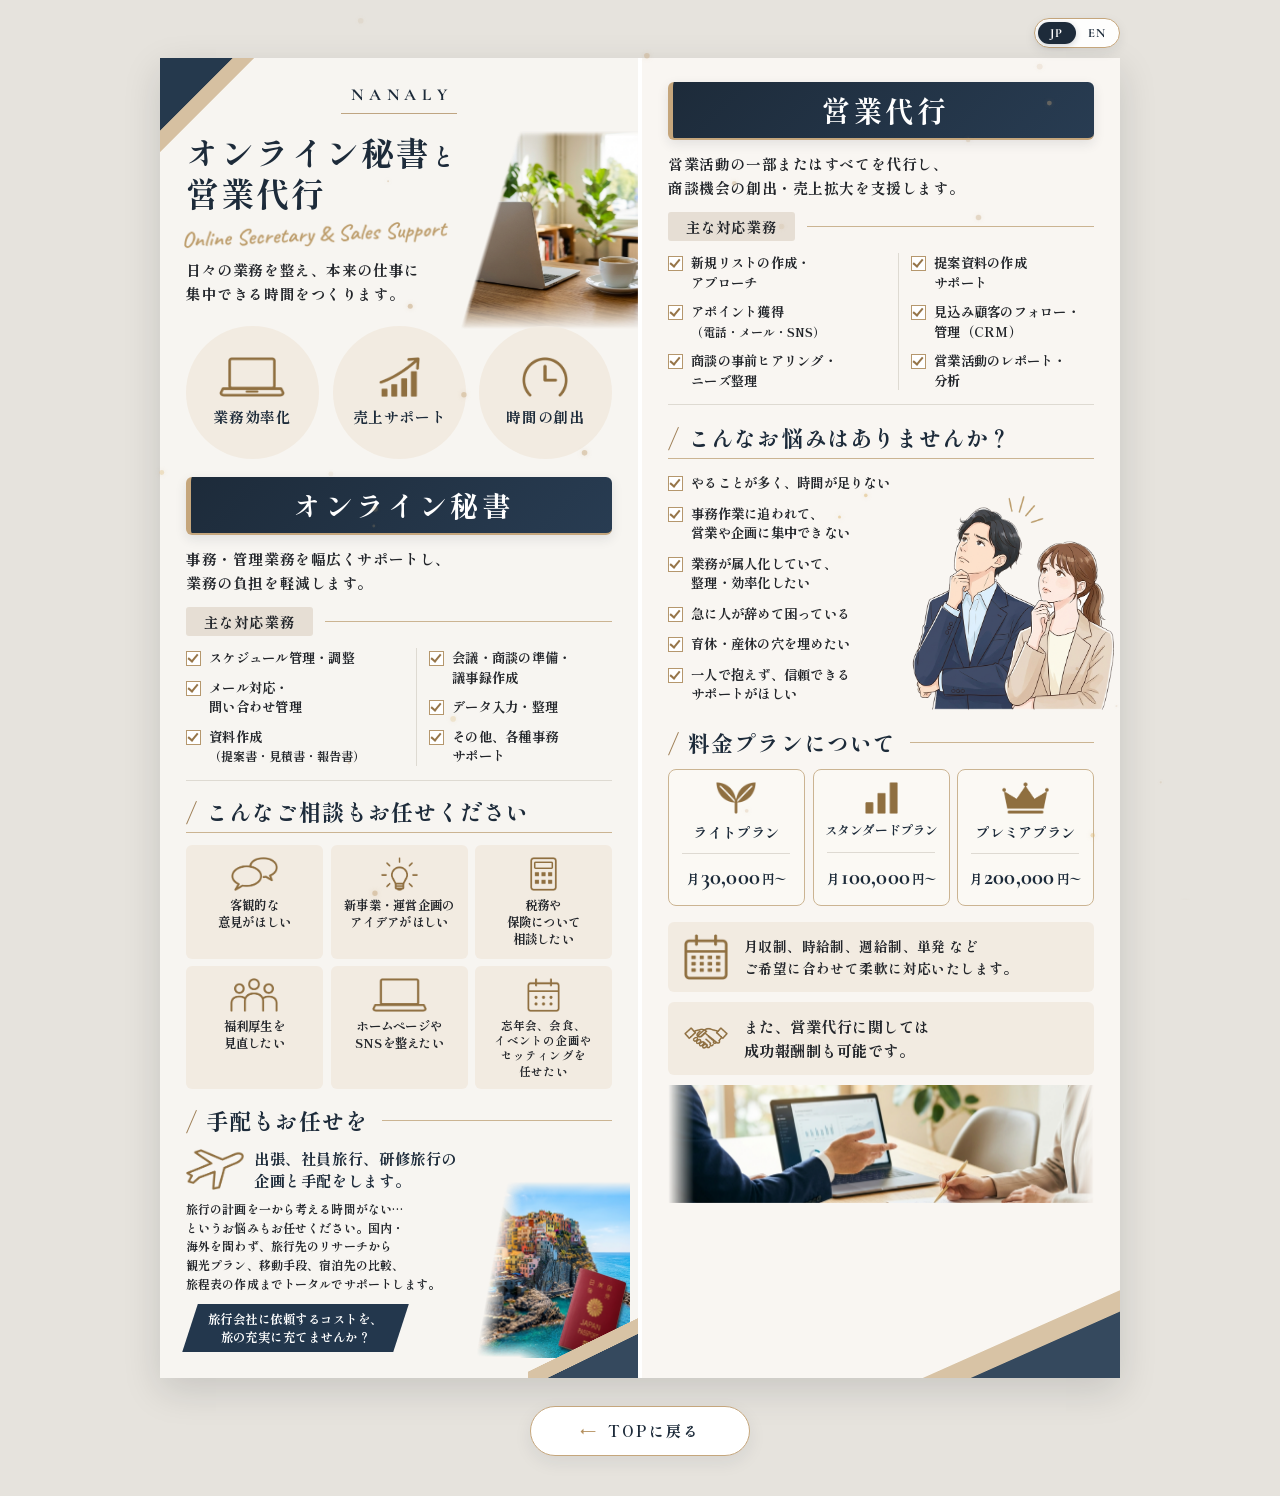
<file: page/secretary/index.html>
<!DOCTYPE html>
<html lang="ja">
<head>
  <meta charset="UTF-8" />
  <meta name="viewport" content="width=device-width, initial-scale=1.0" />
  <title>オンライン秘書と営業代行 | 株式会社NANALY</title>
  <meta name="description" content="株式会社NANALYのオンライン秘書・営業代行サービス。日々の業務を整え、本来の仕事に集中できる時間をつくります。" />
  <link rel="preconnect" href="https://fonts.googleapis.com" />
  <link rel="preconnect" href="https://fonts.gstatic.com" crossorigin />
  <link href="https://fonts.googleapis.com/css2?family=Cormorant+Garamond:wght@600;700&family=Noto+Sans+JP:wght@400;500;700&family=Shippori+Mincho:wght@600;700;800&display=swap" rel="stylesheet" />
  <link rel="stylesheet" href="style.css" />
  <link rel="stylesheet" href="../../css/lang-switcher.css" />
  <script>
    if ('scrollRestoration' in history) {
      history.scrollRestoration = 'manual';
    }
    window.scrollTo(0, 0);
    try {
      var savedLang = new URLSearchParams(location.search).get('lang') || localStorage.getItem('nanaly_lang');
      if (savedLang === 'en') document.documentElement.lang = 'en';
    } catch (e) {}
  </script>
</head>
<body id="top" data-i18n-title="sec.pageTitle">
  <div class="lang-switch-bar lang-switch-bar--sheet" role="region" aria-label="Language switcher">
    <div class="lang-switch-pill">
      <button type="button" class="lang-btn is-active" data-lang="ja" aria-pressed="true" aria-label="日本語">JP</button>
      <button type="button" class="lang-btn" data-lang="en" aria-pressed="false" aria-label="English">EN</button>
    </div>
  </div>
  <main class="secretary-sheet">
    <!-- ==================== LEFT COLUMN: ONLINE SECRETARY ==================== -->
    <section class="col col-left">
      <!-- Top-left diagonal decorative corner -->
      <div class="corner-decor corner-top-left" aria-hidden="true"></div>
      <!-- Bottom-right diagonal decorative corner -->
      <div class="corner-decor corner-bottom-right-leftcol" aria-hidden="true"></div>

      <!-- Column Top Brand Header -->
      <header class="col-brand-header">
        <p class="brand-en">NANALY</p>
        <span class="brand-line"></span>
      </header>

      <!-- Hero Section -->
      <div class="sec-hero">
        <div class="sec-hero-text">
          <h1 class="sec-main-title" data-i18n="sec.heroTitle">
            オンライン秘書<span class="title-particle">と</span><br />
            営業代行
          </h1>
          <img src="image/script_subtitle.png" alt="Online Secretary & Sales Support" class="script-subtitle-img" />
          <p class="sec-hero-lead" data-i18n="sec.heroLead">
            日々の業務を整え、本来の仕事に<br />
            集中できる時間をつくります。
          </p>
        </div>
        <div class="sec-hero-photo">
          <img src="image/hero_laptop.png" alt="オンライン秘書イメージ" class="hero-laptop-img" />
        </div>
      </div>

      <!-- 3 Benefit Circles -->
      <div class="benefits-row">
        <div class="benefit-circle">
          <img src="image/icon_benefit_laptop.png" alt="業務効率化" class="benefit-icon" />
          <span class="benefit-label" data-i18n="sec.benefit1">業務効率化</span>
        </div>
        <div class="benefit-circle">
          <img src="image/icon_benefit_chart.png" alt="売上サポート" class="benefit-icon" />
          <span class="benefit-label" data-i18n="sec.benefit2">売上サポート</span>
        </div>
        <div class="benefit-circle">
          <img src="image/icon_benefit_clock.png" alt="時間の創出" class="benefit-icon" />
          <span class="benefit-label" data-i18n="sec.benefit3">時間の創出</span>
        </div>
      </div>

      <!-- Section: オンライン秘書 -->
      <div class="service-block">
        <div class="section-slash-header service-pillar-header">
          <h2 class="slash-title slash-title-pillar" data-i18n="sec.pillar1Title">オンライン秘書</h2>
        </div>

        <p class="service-intro" data-i18n="sec.pillar1Intro">
          事務・管理業務を幅広くサポートし、<br />
          業務の負担を軽減します。
        </p>

        <div class="sub-tag-bar">
          <span class="sub-tag-pill" data-i18n="sec.keyServices">主な対応業務</span>
          <span class="sub-tag-line"></span>
        </div>

        <div class="tasks-two-col">
          <ul class="task-col-list">
            <li class="task-item">
              <span class="check-box" aria-hidden="true"></span>
              <span class="task-text" data-i18n="sec.task1_1">スケジュール管理・調整</span>
            </li>
            <li class="task-item">
              <span class="check-box" aria-hidden="true"></span>
              <span class="task-text" data-i18n="sec.task1_2">メール対応・<br />問い合わせ管理</span>
            </li>
            <li class="task-item">
              <span class="check-box" aria-hidden="true"></span>
              <span class="task-text" data-i18n="sec.task1_3">資料作成<br /><small class="task-note">（提案書・見積書・報告書）</small></span>
            </li>
          </ul>

          <ul class="task-col-list task-col-right">
            <li class="task-item">
              <span class="check-box" aria-hidden="true"></span>
              <span class="task-text" data-i18n="sec.task1_4">会議・商談の準備・<br />議事録作成</span>
            </li>
            <li class="task-item">
              <span class="check-box" aria-hidden="true"></span>
              <span class="task-text" data-i18n="sec.task1_5">データ入力・整理</span>
            </li>
            <li class="task-item">
              <span class="check-box" aria-hidden="true"></span>
              <span class="task-text" data-i18n="sec.task1_6">その他、各種事務<br />サポート</span>
            </li>
          </ul>
        </div>
      </div>

      <!-- Section: / こんなご相談もお任せください -->
      <div class="consult-block">
        <div class="section-slash-header">
          <h2 class="slash-title"><span class="slash-gold">/</span><span data-i18n="sec.consultHeading">こんなご相談もお任せください</span></h2>
        </div>

        <div class="consult-grid">
          <div class="consult-card">
            <img src="image/icon_consult_chat.png" alt="客観的な意見" class="consult-icon" />
            <p class="consult-text" data-i18n="sec.consult1">客観的な<br />意見がほしい</p>
          </div>
          <div class="consult-card">
            <img src="image/icon_consult_bulb.png" alt="新事業・運営企画" class="consult-icon" />
            <p class="consult-text" data-i18n="sec.consult2">新事業・運営企画の<br />アイデアがほしい</p>
          </div>
          <div class="consult-card">
            <img src="image/icon_consult_calc.png" alt="税務や保険" class="consult-icon" />
            <p class="consult-text" data-i18n="sec.consult3">税務や<br />保険について<br />相談したい</p>
          </div>
          <div class="consult-card">
            <img src="image/icon_consult_people.png" alt="福利厚生" class="consult-icon" />
            <p class="consult-text" data-i18n="sec.consult4">福利厚生を<br />見直したい</p>
          </div>
          <div class="consult-card">
            <img src="image/icon_consult_pc.png" alt="ホームページやSNS" class="consult-icon" />
            <p class="consult-text" data-i18n="sec.consult5">ホームページや<br />SNSを整えたい</p>
          </div>
          <div class="consult-card">
            <img src="image/icon_consult_event.png" alt="イベント企画" class="consult-icon" />
            <p class="consult-text consult-text-sm" data-i18n="sec.consult6">忘年会、会食、<br />イベントの企画や<br />セッティングを<br />任せたい</p>
          </div>
        </div>
      </div>

      <!-- Section: / 手配もお任せを -->
      <div class="arrange-block">
        <div class="section-slash-header section-slash-inline">
          <h2 class="slash-title"><span class="slash-gold">/</span><span data-i18n="sec.arrangeHeading">手配もお任せを</span></h2>
          <span class="inline-header-line"></span>
        </div>

        <div class="arrange-lead-row">
          <img src="image/icon_plane.png" alt="飛行機" class="arrange-plane-icon" />
          <p class="arrange-lead-text" data-i18n="sec.arrangeLead">
            出張、社員旅行、研修旅行の<br />
            企画と手配をします。
          </p>
        </div>

        <div class="arrange-body">
          <div class="arrange-text-side">
            <p class="arrange-desc" data-i18n="sec.arrangeDesc">
              旅行の計画を一から考える時間がない…<br />
              というお悩みもお任せください。国内・<br />
              海外を問わず、旅行先のリサーチから<br />
              観光プラン、移動手段、宿泊先の比較、<br />
              旅程表の作成までトータルでサポートします。
            </p>
            <div class="arrange-navy-banner">
              <p data-i18n="sec.arrangeBanner">
                旅行会社に依頼するコストを、<br />
                旅の充実に充てませんか？
              </p>
            </div>
          </div>

          <div class="arrange-photo-side">
            <img src="image/travel_passport.png" alt="海外・国内旅行手配" class="travel-passport-img" />
          </div>
        </div>
      </div>
    </section>

    <!-- ==================== RIGHT COLUMN: SALES SUPPORT & PLANS ==================== -->
    <section class="col col-right">
      <!-- Bottom-right diagonal decorative corner -->
      <div class="corner-decor corner-bottom-right-rightcol" aria-hidden="true"></div>

      <!-- Section: 営業代行 -->
      <div class="service-block sales-block">
        <div class="section-slash-header service-pillar-header">
          <h2 class="slash-title slash-title-pillar" data-i18n="sec.pillar2Title">営業代行</h2>
        </div>

        <p class="service-intro" data-i18n="sec.pillar2Intro">
          営業活動の一部またはすべてを代行し、<br />
          商談機会の創出・売上拡大を支援します。
        </p>

        <div class="sub-tag-bar">
          <span class="sub-tag-pill" data-i18n="sec.keyServices">主な対応業務</span>
          <span class="sub-tag-line"></span>
        </div>

        <div class="tasks-two-col">
          <ul class="task-col-list">
            <li class="task-item">
              <span class="check-box" aria-hidden="true"></span>
              <span class="task-text" data-i18n="sec.task2_1">新規リストの作成・<br />アプローチ</span>
            </li>
            <li class="task-item">
              <span class="check-box" aria-hidden="true"></span>
              <span class="task-text" data-i18n="sec.task2_2">アポイント獲得<br /><small class="task-note">（電話・メール・SNS）</small></span>
            </li>
            <li class="task-item">
              <span class="check-box" aria-hidden="true"></span>
              <span class="task-text" data-i18n="sec.task2_3">商談の事前ヒアリング・<br />ニーズ整理</span>
            </li>
          </ul>

          <ul class="task-col-list task-col-right">
            <li class="task-item">
              <span class="check-box" aria-hidden="true"></span>
              <span class="task-text" data-i18n="sec.task2_4">提案資料の作成<br />サポート</span>
            </li>
            <li class="task-item">
              <span class="check-box" aria-hidden="true"></span>
              <span class="task-text" data-i18n="sec.task2_5">見込み顧客のフォロー・<br />管理（CRM）</span>
            </li>
            <li class="task-item">
              <span class="check-box" aria-hidden="true"></span>
              <span class="task-text" data-i18n="sec.task2_6">営業活動のレポート・<br />分析</span>
            </li>
          </ul>
        </div>
      </div>

      <!-- Section: / こんなお悩みはありませんか？ -->
      <div class="worries-block">
        <div class="section-slash-header">
          <h2 class="slash-title"><span class="slash-gold">/</span><span data-i18n="sec.worriesHeading">こんなお悩みはありませんか？</span></h2>
        </div>

        <div class="worries-content-wrap">
          <ul class="worries-list">
            <li class="task-item">
              <span class="check-box" aria-hidden="true"></span>
              <span class="task-text" data-i18n="sec.worry1">やることが多く、時間が足りない</span>
            </li>
            <li class="task-item">
              <span class="check-box" aria-hidden="true"></span>
              <span class="task-text" data-i18n="sec.worry2">事務作業に追われて、<br />営業や企画に集中できない</span>
            </li>
            <li class="task-item">
              <span class="check-box" aria-hidden="true"></span>
              <span class="task-text" data-i18n="sec.worry3">業務が属人化していて、<br />整理・効率化したい</span>
            </li>
            <li class="task-item">
              <span class="check-box" aria-hidden="true"></span>
              <span class="task-text" data-i18n="sec.worry4">急に人が辞めて困っている</span>
            </li>
            <li class="task-item">
              <span class="check-box" aria-hidden="true"></span>
              <span class="task-text" data-i18n="sec.worry5">育休・産休の穴を埋めたい</span>
            </li>
            <li class="task-item">
              <span class="check-box" aria-hidden="true"></span>
              <span class="task-text" data-i18n="sec.worry6">一人で抱えず、信頼できる<br />サポートがほしい</span>
            </li>
          </ul>

          <div class="worries-illust-box">
            <img src="image/illust_worries.png" alt="お悩みイメージ" class="worries-illust-img" />
          </div>
        </div>
      </div>

      <!-- Section: / 料金プランについて -->
      <div class="pricing-block">
        <div class="section-slash-header section-slash-inline">
          <h2 class="slash-title"><span class="slash-gold">/</span><span data-i18n="sec.pricingHeading">料金プランについて</span></h2>
          <span class="inline-header-line"></span>
        </div>

        <div class="pricing-cards-row">
          <!-- ライトプラン -->
          <div class="pricing-card">
            <div class="pricing-top">
              <img src="image/icon_plan_light.png" alt="ライトプラン" class="pricing-icon" />
              <h3 class="pricing-name" data-i18n="sec.plan1Name">ライトプラン</h3>
            </div>
            <div class="pricing-divider"></div>
            <p class="pricing-price">
              <small data-i18n="sec.pricePrefix">月</small><span class="price-num">30,000</span><small data-i18n="sec.priceSuffix">円〜</small>
            </p>
          </div>

          <!-- スタンダードプラン -->
          <div class="pricing-card">
            <div class="pricing-top">
              <img src="image/icon_plan_std.png" alt="スタンダードプラン" class="pricing-icon" />
              <h3 class="pricing-name pricing-name-tight" data-i18n="sec.plan2Name">スタンダードプラン</h3>
            </div>
            <div class="pricing-divider"></div>
            <p class="pricing-price">
              <small data-i18n="sec.pricePrefix">月</small><span class="price-num">100,000</span><small data-i18n="sec.priceSuffix">円〜</small>
            </p>
          </div>

          <!-- プレミアプラン -->
          <div class="pricing-card">
            <div class="pricing-top">
              <img src="image/icon_plan_prem.png" alt="プレミアプラン" class="pricing-icon" />
              <h3 class="pricing-name" data-i18n="sec.plan3Name">プレミアプラン</h3>
            </div>
            <div class="pricing-divider"></div>
            <p class="pricing-price">
              <small data-i18n="sec.pricePrefix">月</small><span class="price-num">200,000</span><small data-i18n="sec.priceSuffix">円〜</small>
            </p>
          </div>
        </div>

        <!-- Bottom Info Boxes -->
        <div class="pricing-notes">
          <div class="pricing-note-card">
            <img src="image/icon_calendar.png" alt="契約形態" class="note-card-icon" />
            <p class="note-card-text" data-i18n="sec.note1">
              月収制、時給制、週給制、単発 など<br />
              ご希望に合わせて柔軟に対応いたします。
            </p>
          </div>

          <div class="pricing-note-card">
            <img src="image/icon_handshake.png" alt="成功報酬制" class="note-card-icon" />
            <p class="note-card-text note-card-text-lg" data-i18n="sec.note2">
              また、営業代行に関しては<br />
              <strong>成功報酬制も可能</strong>です。
            </p>
          </div>
        </div>

        <!-- Bottom Visual Image (Fills bottom space cleanly) -->
        <div class="bottom-support-visual">
          <img src="image/sales_support_bottom.png" alt="オンライン秘書・営業代行の伴走サポート" class="bottom-support-img" />
        </div>
      </div>
    </section>
  </main>

  <!-- Unified Bottom Back-to-TOP Button -->
  <footer class="bottom-top-nav">
    <a href="../../index.html" class="top-return-btn">
      <span class="top-return-arrow" aria-hidden="true">←</span>
      <span class="top-return-text" data-i18n="nav.backToTop">TOPに戻る</span>
    </a>
  </footer>

  <script src="../../js/i18n.js"></script>
  <script src="script.js"></script>
</body>
</html>
</file>
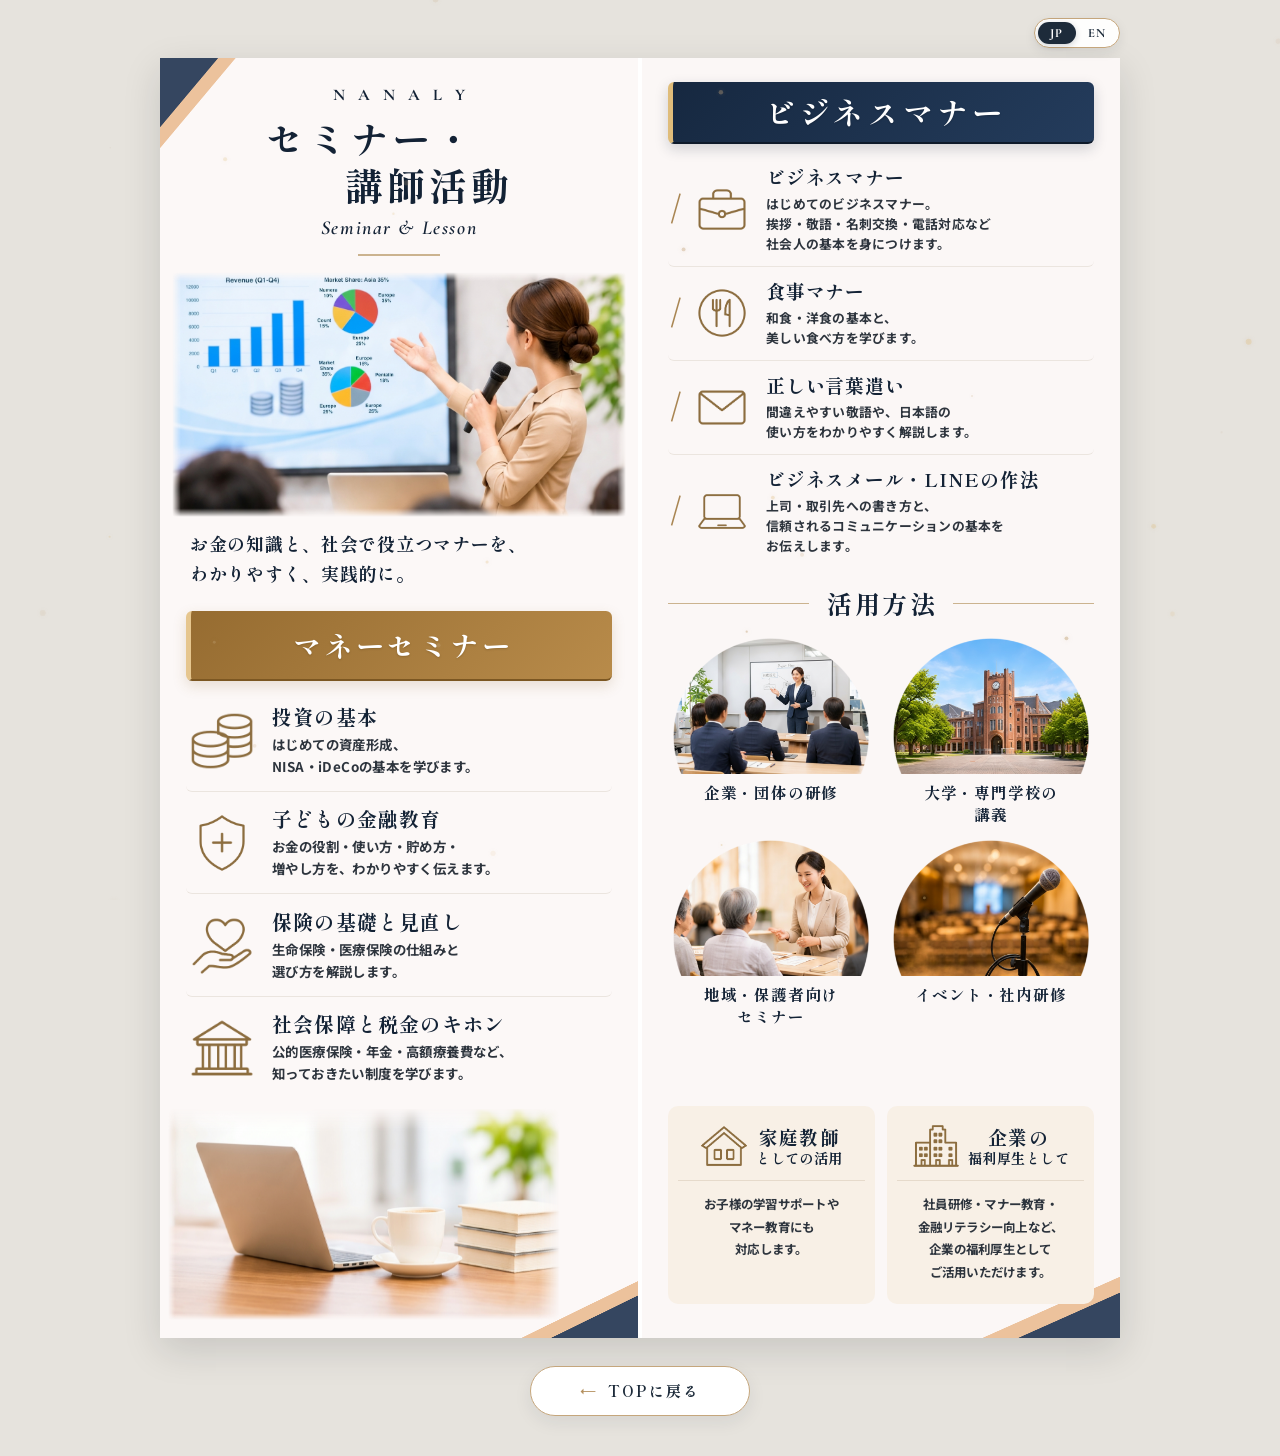
<file: page/seminar/index.html>
<!DOCTYPE html>
<html lang="ja">
<head>
  <meta charset="UTF-8" />
  <meta name="viewport" content="width=device-width, initial-scale=1.0" />
  <title>セミナー・講師活動 | 株式会社NANALY</title>
  <meta name="description" content="株式会社NANALY 代表取締役 山本 奈々のセミナー・講師活動。マネーセミナー（投資の基本・子どもの金融教育・保険の基礎と見直し・社会保障と税金のキホン）およびビジネスマナー講座。" />
  <link rel="preconnect" href="https://fonts.googleapis.com" />
  <link rel="preconnect" href="https://fonts.gstatic.com" crossorigin />
  <link href="https://fonts.googleapis.com/css2?family=Cormorant+Garamond:ital,wght@0,600;0,700;1,600;1,700&family=Noto+Sans+JP:wght@400;500;700&family=Shippori+Mincho:wght@500;600;700;800&display=swap" rel="stylesheet" />
  <link rel="stylesheet" href="style.css" />
  <link rel="stylesheet" href="../../css/lang-switcher.css" />
  <script>
    if ('scrollRestoration' in history) {
      history.scrollRestoration = 'manual';
    }
    window.scrollTo(0, 0);
    try {
      var savedLang = new URLSearchParams(location.search).get('lang') || localStorage.getItem('nanaly_lang');
      if (savedLang === 'en') document.documentElement.lang = 'en';
    } catch (e) {}
  </script>
</head>
<body id="top" data-i18n-title="sem.pageTitle">
  <div class="lang-switch-bar lang-switch-bar--sheet" role="region" aria-label="Language switcher">
    <div class="lang-switch-pill">
      <button type="button" class="lang-btn is-active" data-lang="ja" aria-pressed="true" aria-label="日本語">JP</button>
      <button type="button" class="lang-btn" data-lang="en" aria-pressed="false" aria-label="English">EN</button>
    </div>
  </div>
  <main class="seminar-sheet">
    <!-- ==================== LEFT COLUMN: SEMINAR & MONEY SEMINAR ==================== -->
    <section class="col col-left">
      <!-- Top-left diagonal decorative corner -->
      <div class="corner-decor corner-top-left" aria-hidden="true"></div>
      <!-- Bottom-right diagonal decorative corner -->
      <div class="corner-decor corner-bottom-right-leftcol" aria-hidden="true"></div>

      <!-- Header -->
      <header class="seminar-header">
        <p class="brand-en">N A N A L Y</p>
        <h1 class="main-title">
          <span class="title-line-1" data-i18n="sem.titleLine1">セミナー・</span>
          <span class="title-line-2" data-i18n="sem.titleLine2">講師活動</span>
        </h1>
        <p class="sub-title-en">Seminar &amp; Lesson</p>
        <span class="header-line"></span>
      </header>

      <!-- Hero Photo -->
      <div class="hero-photo-wrap">
        <img src="image/seminar_hero.png" alt="セミナー・講師活動風景" class="hero-photo" />
      </div>

      <!-- Lead Copy -->
      <p class="lead-copy" data-i18n="sem.leadCopy">
        お金の知識と、社会で役立つマナーを、<br />
        わかりやすく、実践的に。
      </p>

      <!-- Section Title: マネーセミナー -->
      <div class="section-divider-title money-pillar-header">
        <h2 class="section-heading money-pillar-heading" data-i18n="sem.moneyHeading">マネーセミナー</h2>
      </div>

      <!-- Money Seminar 4 Items -->
      <ul class="money-list">
        <!-- 1. 投資の基本 -->
        <li class="money-item">
          <div class="money-icon-wrap">
            <img src="image/icon_money_invest.png" alt="投資の基本アイコン" class="money-icon" />
          </div>
          <div class="money-text">
            <h3 class="money-title" data-i18n="sem.money1Title">投資の基本</h3>
            <p class="money-desc" data-i18n="sem.money1Desc">
              はじめての資産形成、<br />
              NISA・iDeCoの基本を学びます。
            </p>
          </div>
        </li>

        <!-- 2. 子どもの金融教育 -->
        <li class="money-item">
          <div class="money-icon-wrap">
            <img src="image/icon_money_kids.png" alt="子どもの金融教育アイコン" class="money-icon" />
          </div>
          <div class="money-text">
            <h3 class="money-title" data-i18n="sem.money2Title">子どもの金融教育</h3>
            <p class="money-desc" data-i18n="sem.money2Desc">
              お金の役割・使い方・貯め方・<br />
              増やし方を、わかりやすく伝えます。
            </p>
          </div>
        </li>

        <!-- 3. 保険の基礎と見直し -->
        <li class="money-item">
          <div class="money-icon-wrap">
            <img src="image/icon_money_insurance.png" alt="保険の基礎と見直しアイコン" class="money-icon" />
          </div>
          <div class="money-text">
            <h3 class="money-title" data-i18n="sem.money3Title">保険の基礎と見直し</h3>
            <p class="money-desc" data-i18n="sem.money3Desc">
              生命保険・医療保険の仕組みと<br />
              選び方を解説します。
            </p>
          </div>
        </li>

        <!-- 4. 社会保障と税金のキホン -->
        <li class="money-item">
          <div class="money-icon-wrap">
            <img src="image/icon_money_social.png" alt="社会保障と税金のキホンアイコン" class="money-icon" />
          </div>
          <div class="money-text">
            <h3 class="money-title" data-i18n="sem.money4Title">社会保障と税金のキホン</h3>
            <p class="money-desc" data-i18n="sem.money4Desc">
              公的医療保険・年金・高額療養費など、<br />
              知っておきたい制度を学びます。
            </p>
          </div>
        </li>
      </ul>

      <!-- Bottom Desk Photo -->
      <div class="desk-photo-wrap">
        <img src="image/seminar_desk.png" alt="デスクイメージ" class="desk-photo" />
      </div>
    </section>

    <!-- ==================== RIGHT COLUMN: BUSINESS MANNER & USAGE ==================== -->
    <section class="col col-right">
      <!-- Bottom-right diagonal decorative corner -->
      <div class="corner-decor corner-bottom-right-rightcol" aria-hidden="true"></div>

      <!-- Header -->
      <header class="manner-header manner-pillar-header">
        <div class="manner-pillar-banner">
          <h2 class="manner-heading" data-i18n="sem.mannerHeading">ビジネスマナー</h2>
        </div>
      </header>

      <!-- Business Manner 4 Items -->
      <ul class="manner-list">
        <!-- 1. ビジネスマナー -->
        <li class="manner-item">
          <span class="slash-gold" aria-hidden="true">/</span>
          <div class="manner-icon-wrap">
            <img src="image/icon_manner_business.png" alt="ビジネスマナーアイコン" class="manner-icon" />
          </div>
          <div class="manner-text">
            <h3 class="manner-title" data-i18n="sem.manner1Title">ビジネスマナー</h3>
            <p class="manner-desc" data-i18n="sem.manner1Desc">
              はじめてのビジネスマナー。<br />
              挨拶・敬語・名刺交換・電話対応など<br />
              社会人の基本を身につけます。
            </p>
          </div>
        </li>

        <!-- 2. 食事マナー -->
        <li class="manner-item">
          <span class="slash-gold" aria-hidden="true">/</span>
          <div class="manner-icon-wrap">
            <img src="image/icon_manner_dining.png" alt="食事マナーアイコン" class="manner-icon" />
          </div>
          <div class="manner-text">
            <h3 class="manner-title" data-i18n="sem.manner2Title">食事マナー</h3>
            <p class="manner-desc" data-i18n="sem.manner2Desc">
              和食・洋食の基本と、<br />
              美しい食べ方を学びます。
            </p>
          </div>
        </li>

        <!-- 3. 正しい言葉遣い -->
        <li class="manner-item">
          <span class="slash-gold" aria-hidden="true">/</span>
          <div class="manner-icon-wrap">
            <img src="image/icon_manner_language.png" alt="正しい言葉遣いアイコン" class="manner-icon" />
          </div>
          <div class="manner-text">
            <h3 class="manner-title" data-i18n="sem.manner3Title">正しい言葉遣い</h3>
            <p class="manner-desc" data-i18n="sem.manner3Desc">
              間違えやすい敬語や、日本語の<br />
              使い方をわかりやすく解説します。
            </p>
          </div>
        </li>

        <!-- 4. ビジネスメール・LINEの作法 -->
        <li class="manner-item">
          <span class="slash-gold" aria-hidden="true">/</span>
          <div class="manner-icon-wrap">
            <img src="image/icon_manner_email.png" alt="ビジネスメール・LINEの作法アイコン" class="manner-icon" />
          </div>
          <div class="manner-text">
            <h3 class="manner-title" data-i18n="sem.manner4Title">ビジネスメール・LINEの作法</h3>
            <p class="manner-desc" data-i18n="sem.manner4Desc">
              上司・取引先への書き方と、<br />
              信頼されるコミュニケーションの基本を<br />
              お伝えします。
            </p>
          </div>
        </li>
      </ul>

      <!-- Section Title: 活用方法 -->
      <div class="section-divider-title usage-divider-title">
        <span class="divider-line"></span>
        <h2 class="section-heading" data-i18n="sem.usageHeading">活用方法</h2>
        <span class="divider-line"></span>
      </div>

      <!-- 2x2 Grid of Arch Photos -->
      <div class="usage-grid">
        <div class="usage-grid-item">
          <div class="usage-photo-wrap">
            <img src="image/usage_corporate.png" alt="企業・団体の研修" class="usage-photo" />
          </div>
          <p class="usage-label" data-i18n="sem.usage1">企業・団体の研修</p>
        </div>

        <div class="usage-grid-item">
          <div class="usage-photo-wrap">
            <img src="image/usage_university.png" alt="大学・専門学校の講義" class="usage-photo" />
          </div>
          <p class="usage-label" data-i18n="sem.usage2">
            大学・専門学校の<br />
            講義
          </p>
        </div>

        <div class="usage-grid-item">
          <div class="usage-photo-wrap">
            <img src="image/usage_community.png" alt="地域・保護者向けセミナー" class="usage-photo" />
          </div>
          <p class="usage-label" data-i18n="sem.usage3">
            地域・保護者向け<br />
            セミナー
          </p>
        </div>

        <div class="usage-grid-item">
          <div class="usage-photo-wrap">
            <img src="image/usage_event.png" alt="イベント・社内研修" class="usage-photo" />
          </div>
          <p class="usage-label" data-i18n="sem.usage4">イベント・社内研修</p>
        </div>
      </div>

      <!-- Bottom 2 Rounded Cards -->
      <div class="usage-cards-row">
        <!-- Card 1: 家庭教師としての活用 -->
        <div class="usage-box">
          <div class="usage-box-header">
            <img src="image/icon_usage_home.png" alt="家庭教師アイコン" class="usage-box-icon" />
            <h3 class="usage-box-title">
              <span class="box-title-lg" data-i18n="sem.card1Lg">家庭教師</span>
              <span class="box-title-sm" data-i18n="sem.card1Sm">としての活用</span>
            </h3>
          </div>
          <p class="usage-box-desc" data-i18n="sem.card1Desc">
            お子様の学習サポートや<br />
            マネー教育にも<br />
            対応します。
          </p>
        </div>

        <!-- Card 2: 企業の福利厚生として -->
        <div class="usage-box">
          <div class="usage-box-header">
            <img src="image/icon_usage_company.png" alt="企業の福利厚生アイコン" class="usage-box-icon" />
            <h3 class="usage-box-title">
              <span class="box-title-lg" data-i18n="sem.card2Lg">企業の</span>
              <span class="box-title-sm" data-i18n="sem.card2Sm">福利厚生として</span>
            </h3>
          </div>
          <p class="usage-box-desc" data-i18n="sem.card2Desc">
            社員研修・マナー教育・<br />
            金融リテラシー向上など、<br />
            企業の福利厚生として<br />
            ご活用いただけます。
          </p>
        </div>
      </div>
    </section>
  </main>

  <!-- Unified Bottom Back-to-TOP Button -->
  <footer class="bottom-top-nav">
    <a href="../../index.html" class="top-return-btn">
      <span class="top-return-arrow" aria-hidden="true">←</span>
      <span class="top-return-text" data-i18n="nav.backToTop">TOPに戻る</span>
    </a>
  </footer>

  <script src="../../js/i18n.js"></script>
  <script src="script.js"></script>
</body>
</html>
</file>
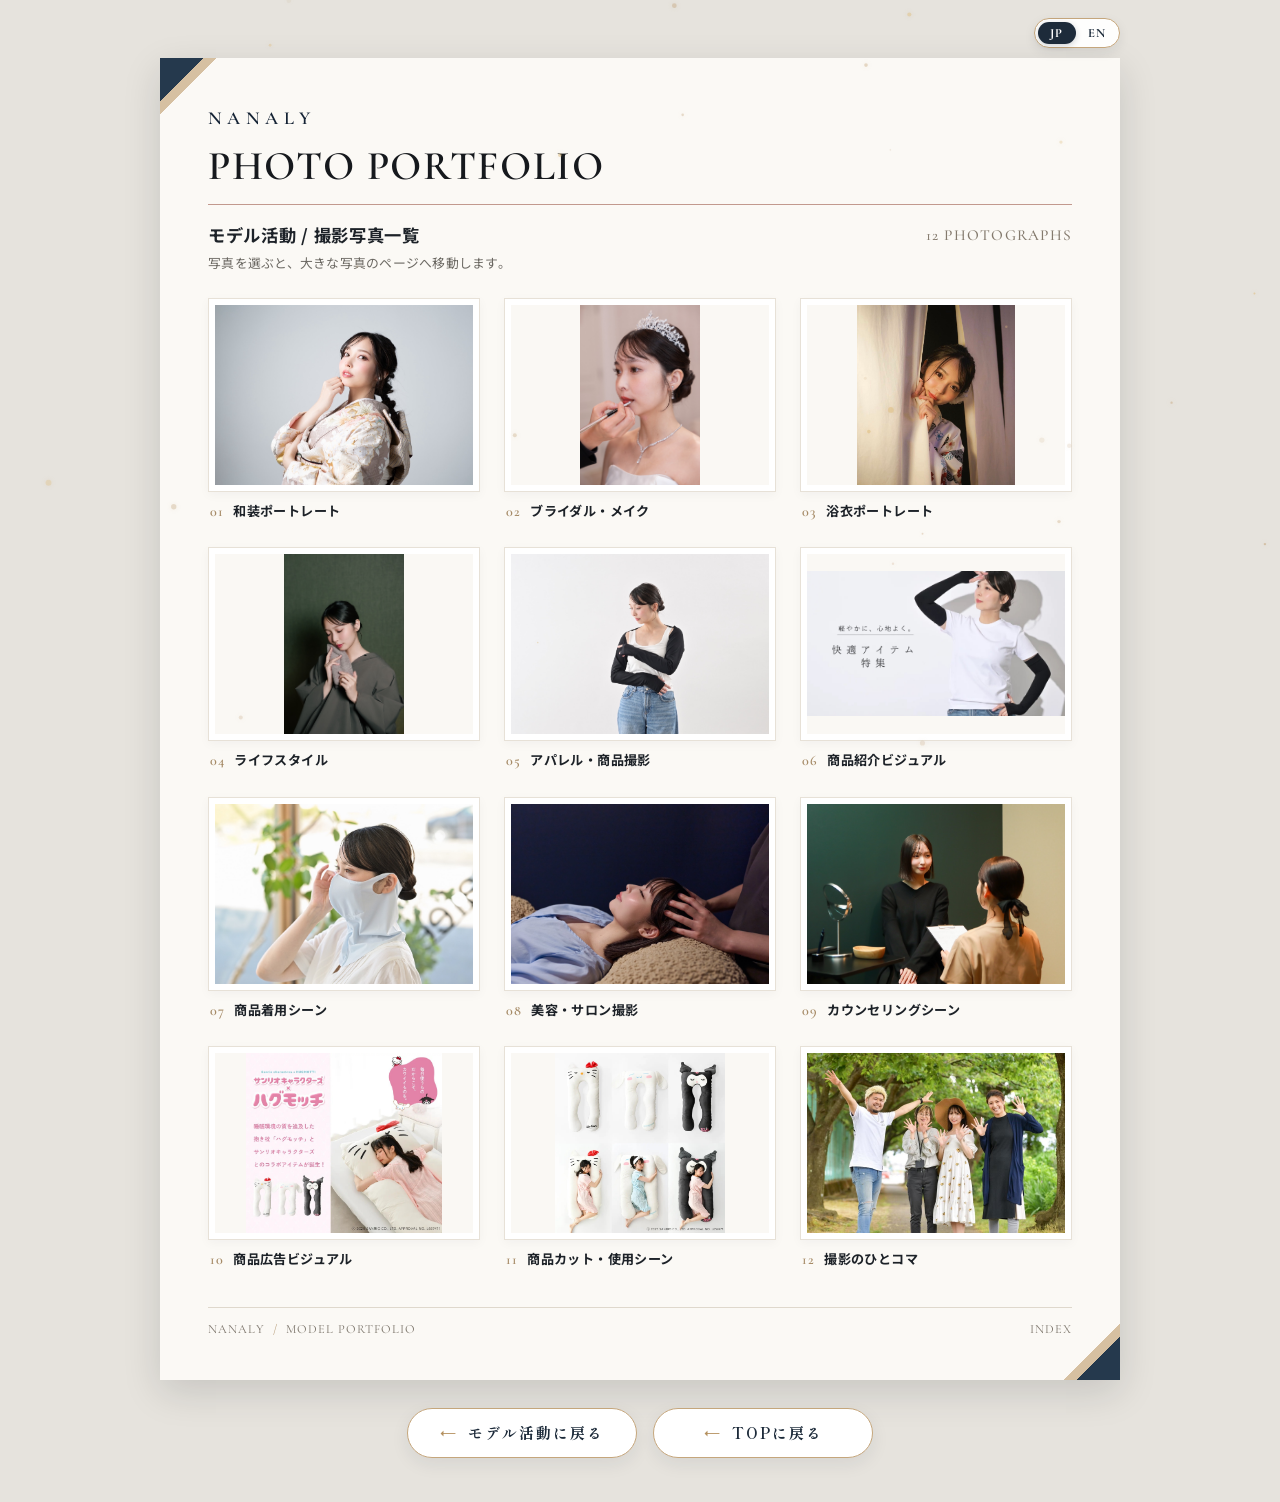
<file: page/model/portfolio.html>
<!DOCTYPE html>
<html lang="ja">
<head>
  <meta charset="UTF-8" />
  <meta name="viewport" content="width=device-width, initial-scale=1.0" />
  <title>PHOTO PORTFOLIO（撮影写真一覧） | 株式会社NANALY</title>
  <meta name="description" content="株式会社NANALY 山本奈々のモデル活動・撮影写真一覧（PHOTO PORTFOLIO 12 PHOTOGRAPHS）。" />
  <link rel="preconnect" href="https://fonts.googleapis.com" />
  <link rel="preconnect" href="https://fonts.gstatic.com" crossorigin />
  <link href="https://fonts.googleapis.com/css2?family=Cormorant+Garamond:ital,wght@0,500;0,600;0,700;1,500;1,600&family=Noto+Sans+JP:wght@400;500;700&family=Shippori+Mincho:wght@500;600;700;800&display=swap" rel="stylesheet" />
  <link rel="stylesheet" href="style.css" />
  <link rel="stylesheet" href="../../css/lang-switcher.css" />
  <script>
    if ('scrollRestoration' in history) {
      history.scrollRestoration = 'manual';
    }
    window.scrollTo(0, 0);
    try {
      var savedLang = new URLSearchParams(location.search).get('lang') || localStorage.getItem('nanaly_lang');
      if (savedLang === 'en') document.documentElement.lang = 'en';
    } catch (e) {}
  </script>
</head>
<body id="top" data-i18n-title="pf.pageTitle">
  <div id="page-top" aria-hidden="true" style="position: absolute; top: 0; left: 0; width: 1px; height: 1px; pointer-events: none;"></div>
  <div class="lang-switch-bar lang-switch-bar--sheet" role="region" aria-label="Language switcher">
    <div class="lang-switch-pill">
      <button type="button" class="lang-btn is-active" data-lang="ja" aria-pressed="true" aria-label="日本語">JP</button>
      <button type="button" class="lang-btn" data-lang="en" aria-pressed="false" aria-label="English">EN</button>
    </div>
  </div>
  <!-- ==================== PHOTO PORTFOLIO SHEET (12 PHOTOGRAPHS INDEX) ==================== -->
  <main id="portfolio-section" class="portfolio-sheet" aria-label="PHOTO PORTFOLIO 撮影写真一覧">
    <div class="corner-decor pf-corner-top-left" aria-hidden="true"></div>
    <div class="corner-decor pf-corner-bottom-right" aria-hidden="true"></div>

    <!-- Portfolio Header -->
    <header class="pf-header">
      <p class="pf-brand">NANALY</p>
      <h1 class="pf-main-title">PHOTO PORTFOLIO</h1>
      <div class="pf-header-divider"></div>
      <div class="pf-subheader-row">
        <div class="pf-subheader-left">
          <h2 class="pf-sub-ja" data-i18n="pf.subJa">モデル活動 / 撮影写真一覧</h2>
          <p class="pf-sub-lead" data-i18n="pf.subLead">写真を選ぶと、大きな写真のページへ移動します。</p>
        </div>
        <p class="pf-count-en">12 PHOTOGRAPHS</p>
      </div>
    </header>

    <!-- 12 Photographs 3x4 Grid -->
    <div class="pf-grid">
      <!-- 01 -->
      <article class="pf-card js-open-photo" data-photo-index="0" role="button" tabindex="0" aria-label="01 和装ポートレートを拡大表示">
        <div class="pf-frame">
          <img src="image/IMG_2542.JPG" alt="01 和装ポートレート" class="pf-thumb" loading="lazy" />
        </div>
        <div class="pf-caption">
          <span class="pf-num">01</span>
          <span class="pf-name" data-i18n="pf.photo01">和装ポートレート</span>
        </div>
      </article>

      <!-- 02 -->
      <article class="pf-card js-open-photo" data-photo-index="1" role="button" tabindex="0" aria-label="02 ブライダル・メイクを拡大表示">
        <div class="pf-frame">
          <img src="image/IMG_2560.JPG" alt="02 ブライダル・メイク" class="pf-thumb pf-thumb-contain" loading="lazy" />
        </div>
        <div class="pf-caption">
          <span class="pf-num">02</span>
          <span class="pf-name" data-i18n="pf.photo02">ブライダル・メイク</span>
        </div>
      </article>

      <!-- 03 -->
      <article class="pf-card js-open-photo" data-photo-index="2" role="button" tabindex="0" aria-label="03 浴衣ポートレートを拡大表示">
        <div class="pf-frame">
          <img src="image/IMG_2557.JPG" alt="03 浴衣ポートレート" class="pf-thumb pf-thumb-contain" loading="lazy" />
        </div>
        <div class="pf-caption">
          <span class="pf-num">03</span>
          <span class="pf-name" data-i18n="pf.photo03">浴衣ポートレート</span>
        </div>
      </article>

      <!-- 04 -->
      <article class="pf-card js-open-photo" data-photo-index="3" role="button" tabindex="0" aria-label="04 ライフスタイルを拡大表示">
        <div class="pf-frame">
          <img src="image/IMG_2534.JPG" alt="04 ライフスタイル" class="pf-thumb pf-thumb-contain" loading="lazy" />
        </div>
        <div class="pf-caption">
          <span class="pf-num">04</span>
          <span class="pf-name" data-i18n="pf.photo04">ライフスタイル</span>
        </div>
      </article>

      <!-- 05 -->
      <article class="pf-card js-open-photo" data-photo-index="4" role="button" tabindex="0" aria-label="05 アパレル・商品撮影を拡大表示">
        <div class="pf-frame">
          <img src="image/IMG_2535.JPG" alt="05 アパレル・商品撮影" class="pf-thumb" loading="lazy" />
        </div>
        <div class="pf-caption">
          <span class="pf-num">05</span>
          <span class="pf-name" data-i18n="pf.photo05">アパレル・商品撮影</span>
        </div>
      </article>

      <!-- 06 -->
      <article class="pf-card js-open-photo" data-photo-index="5" role="button" tabindex="0" aria-label="06 商品紹介ビジュアルを拡大表示">
        <div class="pf-frame">
          <img src="image/IMG_2536.JPG" alt="06 商品紹介ビジュアル" class="pf-thumb pf-thumb-contain" loading="lazy" />
        </div>
        <div class="pf-caption">
          <span class="pf-num">06</span>
          <span class="pf-name" data-i18n="pf.photo06">商品紹介ビジュアル</span>
        </div>
      </article>

      <!-- 07 -->
      <article class="pf-card js-open-photo" data-photo-index="6" role="button" tabindex="0" aria-label="07 商品着用シーンを拡大表示">
        <div class="pf-frame">
          <img src="image/IMG_2537.JPG" alt="07 商品着用シーン" class="pf-thumb" loading="lazy" />
        </div>
        <div class="pf-caption">
          <span class="pf-num">07</span>
          <span class="pf-name" data-i18n="pf.photo07">商品着用シーン</span>
        </div>
      </article>

      <!-- 08 -->
      <article class="pf-card js-open-photo" data-photo-index="7" role="button" tabindex="0" aria-label="08 美容・サロン撮影を拡大表示">
        <div class="pf-frame">
          <img src="image/IMG_2538.JPG" alt="08 美容・サロン撮影" class="pf-thumb" loading="lazy" />
        </div>
        <div class="pf-caption">
          <span class="pf-num">08</span>
          <span class="pf-name" data-i18n="pf.photo08">美容・サロン撮影</span>
        </div>
      </article>

      <!-- 09 -->
      <article class="pf-card js-open-photo" data-photo-index="8" role="button" tabindex="0" aria-label="09 カウンセリングシーンを拡大表示">
        <div class="pf-frame">
          <img src="image/IMG_2541.JPG" alt="09 カウンセリングシーン" class="pf-thumb" loading="lazy" />
        </div>
        <div class="pf-caption">
          <span class="pf-num">09</span>
          <span class="pf-name" data-i18n="pf.photo09">カウンセリングシーン</span>
        </div>
      </article>

      <!-- 10 -->
      <article class="pf-card js-open-photo" data-photo-index="9" role="button" tabindex="0" aria-label="10 商品広告ビジュアルを拡大表示">
        <div class="pf-frame">
          <img src="image/IMG_2539.JPG" alt="10 商品広告ビジュアル" class="pf-thumb pf-thumb-contain" loading="lazy" />
        </div>
        <div class="pf-caption">
          <span class="pf-num">10</span>
          <span class="pf-name" data-i18n="pf.photo10">商品広告ビジュアル</span>
        </div>
      </article>

      <!-- 11 -->
      <article class="pf-card js-open-photo" data-photo-index="10" role="button" tabindex="0" aria-label="11 商品カット・使用シーンを拡大表示">
        <div class="pf-frame">
          <img src="image/IMG_2540.JPG" alt="11 商品カット・使用シーン" class="pf-thumb pf-thumb-contain" loading="lazy" />
        </div>
        <div class="pf-caption">
          <span class="pf-num">11</span>
          <span class="pf-name" data-i18n="pf.photo11">商品カット・使用シーン</span>
        </div>
      </article>

      <!-- 12 -->
      <article class="pf-card js-open-photo" data-photo-index="11" role="button" tabindex="0" aria-label="12 撮影のひとコマを拡大表示">
        <div class="pf-frame">
          <img src="image/IMG_2543.JPG" alt="12 撮影のひとコマ" class="pf-thumb" loading="lazy" />
        </div>
        <div class="pf-caption">
          <span class="pf-num">12</span>
          <span class="pf-name" data-i18n="pf.photo12">撮影のひとコマ</span>
        </div>
      </article>
    </div>

    <!-- Portfolio Footer -->
    <footer class="pf-footer">
      <div class="pf-footer-divider"></div>
      <div class="pf-footer-row">
        <p class="pf-footer-left">NANALY <span class="pf-slash">/</span> MODEL PORTFOLIO</p>
        <p class="pf-footer-right">INDEX</p>
      </div>
    </footer>
  </main>

  <!-- ==================== LARGE PHOTO VIEWER MODAL (PDF PAGES 2-13) ==================== -->
  <div id="photo-viewer-modal" class="viewer-overlay" aria-hidden="true" role="dialog" aria-modal="true" aria-labelledby="viewer-title">
    <div class="viewer-sheet">
      <div class="corner-decor pf-corner-top-left" aria-hidden="true"></div>
      <div class="corner-decor pf-corner-bottom-right" aria-hidden="true"></div>

      <!-- Top Header -->
      <header class="viewer-header">
        <div class="viewer-top-row">
          <p class="viewer-brand">NANALY</p>
          <p id="viewer-counter" class="viewer-counter">01 / 12</p>
        </div>
        <h2 id="viewer-title" class="viewer-title">和装ポートレート</h2>
        <p id="viewer-en" class="viewer-en">KIMONO</p>
        <div class="viewer-divider"></div>
      </header>

      <!-- Main Large Image Stage -->
      <div class="viewer-stage">
        <img id="viewer-img" src="image/IMG_2542.JPG" alt="和装ポートレート" class="viewer-main-img" />
      </div>

      <!-- Bottom Navigation (前の写真 / 一覧へ戻る / 次の写真) -->
      <footer class="viewer-footer">
        <div class="viewer-nav-row">
          <button type="button" id="viewer-prev" class="viewer-nav-btn viewer-prev-btn" data-i18n="pf.prevBtn">前の写真</button>
          <button type="button" id="viewer-back" class="viewer-back-btn" data-i18n="pf.backGridBtn">一覧へ戻る</button>
          <button type="button" id="viewer-next" class="viewer-nav-btn viewer-next-btn" data-i18n="pf.nextBtn">次の写真</button>
        </div>
        <p class="viewer-footer-label">MODEL PORTFOLIO</p>
      </footer>
    </div>
  </div>

  <!-- ==================== Bottom Navigation Buttons ==================== -->
  <footer class="bottom-top-nav bottom-dual-nav">
    <a href="index.html#top" class="top-return-btn">
      <span class="top-return-arrow" aria-hidden="true">←</span>
      <span class="top-return-text" data-i18n="pf.backModelBtn">モデル活動に戻る</span>
    </a>
    <a href="../../index.html" class="top-return-btn">
      <span class="top-return-arrow" aria-hidden="true">←</span>
      <span class="top-return-text" data-i18n="nav.backToTop">TOPに戻る</span>
    </a>
  </footer>

  <script src="../../js/i18n.js"></script>
  <script src="script.js"></script>
</body>
</html>
</file>
<file: style.css>
/* ==========================================================================
   NANALY デジタル名刺 - スタイルシート
   画像デザインの忠実な再現 & 上品なマイクロインタラクション
   ========================================================================== */

/* --- CSS変数（デザイントークン） --- */
:root {
  --color-deep-teal: #063b49;        /* 深い青緑（プライマリ） */
  --color-deep-teal-dark: #042933;   /* より濃い青緑（影用） */
  --color-teal-glow: rgba(6, 59, 73, 0.12);
  
  --color-gold: #c3944d;             /* ゴールドアクセント */
  --color-gold-light: #dfbc7a;       /* 明るいゴールド */
  --color-gold-dark: #a07432;        /* 濃いゴールド */
  --color-gold-glow: rgba(195, 148, 77, 0.25);

  --color-card-border-blue: #278ad2; /* メニューカードのスカイブルー枠線 */
  
  --color-bg-base: #fbf9f5;          /* 全体背景（高級感ある和紙調オフホワイト） */
  --color-card-white: #ffffff;       /* カード背景 */
  --color-text-dark: #063b49;        /* 主要テキスト（深い青緑） */
  --color-text-sub: #174d5b;         /* サブテキスト */
  --color-text-gold: #c3944d;        /* ゴールドテキスト */

  /* フォント定義 */
  --font-mincho: 'Shippori Mincho', 'Noto Serif JP', 'Yu Mincho', serif;
  --font-serif-en: 'Cormorant Garamond', 'Times New Roman', serif;
  --font-sans: -apple-system, BlinkMacSystemFont, "Segoe UI", Roboto, "Helvetica Neue", sans-serif;

  /* 影 */
  --shadow-card-subtle: 0 4px 20px rgba(6, 59, 73, 0.05);
  --shadow-card-hover: 0 10px 28px rgba(6, 59, 73, 0.12), 0 2px 6px rgba(195, 148, 77, 0.15);
  --shadow-gold-hover: 0 8px 24px rgba(195, 148, 77, 0.22);
}

/* --- リセット & 基本設定 --- */
*, *::before, *::after {
  box-sizing: border-box;
  margin: 0;
  padding: 0;
}

html {
  font-size: 16px;
  scroll-behavior: smooth;
  -webkit-font-smoothing: antialiased;
  -moz-osx-font-smoothing: grayscale;
}

body {
  min-height: 100vh;
  background-color: var(--color-bg-base);
  color: var(--color-text-dark);
  font-family: var(--font-mincho);
  display: flex;
  justify-content: center;
  align-items: flex-start;
  padding: 32px 16px 60px;
  overflow-x: hidden;
  position: relative;
}

/* --- 背景キャンバス（金箔・微粒子アニメーション） --- */
#ambient-canvas {
  position: fixed;
  top: 0;
  left: 0;
  width: 100vw;
  height: 100vh;
  pointer-events: none;
  z-index: 0;
  opacity: 0.85;
}

/* --- 全体コンテナ --- */
.page-container {
  width: 100%;
  max-width: 520px;
  position: relative;
  z-index: 1;
}

.card-wrapper {
  display: flex;
  flex-direction: column;
  gap: 24px;
}

/* ==========================================================================
   1. 上部名刺カード
   ========================================================================== */
.business-card {
  position: relative;
  background: #ffffff;
  border: 1.5px solid var(--color-gold);
  border-radius: 0; /* ゴールドの囲いの角丸を完全になくし直角に */
  padding: 0; /* 緑のロゴ周りの白い隙間を完全になくす */
  box-shadow: 0 4px 18px rgba(6, 59, 73, 0.06);
  cursor: default;
  outline: none;
  overflow: hidden;
  transition: transform 0.3s cubic-bezier(0.2, 0.8, 0.2, 1),
              box-shadow 0.3s cubic-bezier(0.2, 0.8, 0.2, 1),
              border-color 0.3s ease;
  user-select: none;
  perspective: 1000px;
}

.business-card:hover {
  transform: translateY(-3px) scale(1.005);
  box-shadow: var(--shadow-gold-hover);
  border-color: var(--color-gold-light);
}

.business-card:focus-visible {
  outline: 2px solid var(--color-gold);
  outline-offset: 3px;
}

.card-inner {
  display: flex;
  min-height: 226px;
  border-radius: 0;
  margin: 0;
  padding: 0;
  background: #ffffff;
}

/* 名刺左側: 尖った直角の四角形（背景は完全に均一な単一面のディープティール） */
.card-left {
  flex: 0 0 45.5%;
  background-color: var(--color-deep-teal);
  border-radius: 0;
  margin: 0;
  padding: 0;
  position: relative;
  overflow: hidden;
  display: flex;
  align-items: center;
  justify-content: center;
}

.card-logo-box {
  width: 100%;
  height: 100%;
  display: flex;
  align-items: center;
  justify-content: center;
  padding: 16px 12px;
  z-index: 2;
}

.card-left-img {
  max-width: 86%;
  max-height: 86%;
  width: auto;
  height: auto;
  object-fit: contain;
  display: block;
  border-radius: 0;
  filter: drop-shadow(0 1px 3px rgba(0, 0, 0, 0.3));
  transition: transform 0.4s ease;
}

.business-card:hover .card-left-img {
  transform: scale(1.03);
}

/* 光沢シマー効果 */
.card-shine {
  position: absolute;
  top: -50%;
  left: -60%;
  width: 200%;
  height: 200%;
  background: linear-gradient(
    115deg,
    transparent 0%,
    transparent 40%,
    rgba(255, 255, 255, 0.15) 45%,
    rgba(255, 255, 255, 0.28) 50%,
    rgba(255, 255, 255, 0.15) 55%,
    transparent 60%,
    transparent 100%
  );
  transform: rotate(25deg);
  pointer-events: none;
  opacity: 0;
  transition: opacity 0.5s ease;
}

.business-card:hover .card-shine {
  opacity: 1;
  animation: shineSweep 1.6s ease-in-out infinite;
}

@keyframes shineSweep {
  0% { transform: translateY(-100%) rotate(25deg); }
  100% { transform: translateY(100%) rotate(25deg); }
}

/* 名刺右側: テキスト情報（白いエリアの中央にバランスよく配置） */
.card-right {
  flex: 1;
  background-color: #ffffff;
  display: flex;
  align-items: center;
  justify-content: center;
  position: relative;
  padding: 24px 18px;
}

.card-right-content {
  display: flex;
  flex-direction: column;
  align-items: center;
  justify-content: center;
  text-align: center;
  width: 100%;
}

.owner-name {
  font-family: var(--font-mincho);
  font-size: 2.3rem;
  font-weight: 600;
  color: var(--color-deep-teal);
  letter-spacing: 0.18em;
  padding-left: 0.18em;
  line-height: 1.2;
  margin-bottom: 8px;
}

.owner-en {
  font-family: var(--font-serif-en);
  font-size: 0.92rem;
  font-weight: 600;
  color: var(--color-gold);
  letter-spacing: 0.32em;
  padding-left: 0.32em;
  margin-bottom: 20px;
  text-transform: uppercase;
}

.owner-affiliation {
  display: flex;
  flex-direction: column;
  align-items: center;
  gap: 5px;
}

.company-name {
  font-family: var(--font-mincho);
  font-size: 1.12rem;
  font-weight: 600;
  color: var(--color-deep-teal);
  letter-spacing: 0.08em;
  padding-left: 0.08em;
}

.job-title {
  font-family: var(--font-mincho);
  font-size: 1.1rem;
  font-weight: 600;
  color: var(--color-deep-teal);
  letter-spacing: 0.14em;
  padding-left: 0.14em;
}

/* 名刺内「会社概要」ボタン */
.card-company-btn {
  display: inline-flex;
  align-items: center;
  justify-content: center;
  gap: 6px;
  margin-top: 11px;
  padding: 4px 14px;
  background: #ffffff;
  border: 1px solid var(--color-gold);
  border-radius: 999px;
  cursor: pointer;
  transition: all 0.3s cubic-bezier(0.2, 0.8, 0.2, 1);
  box-shadow: 0 1px 4px rgba(197, 166, 124, 0.15);
}

.card-company-btn:hover {
  background: linear-gradient(135deg, rgba(255, 255, 255, 1), rgba(247, 242, 235, 1));
  border-color: var(--color-gold-dark);
  box-shadow: 0 3px 10px rgba(197, 166, 124, 0.28);
  transform: translateY(-1px);
}

.card-company-btn:active {
  transform: translateY(0);
  box-shadow: 0 1px 3px rgba(197, 166, 124, 0.2);
}

.card-company-btn:focus-visible {
  outline: 2px solid var(--color-gold);
  outline-offset: 2px;
}

.company-btn-text {
  font-family: var(--font-mincho);
  font-size: 0.76rem;
  font-weight: 600;
  color: var(--color-deep-teal);
  letter-spacing: 0.1em;
  padding-left: 0.1em;
  transition: color 0.25s ease;
}

.company-btn-arrow {
  font-size: 0.74rem;
  color: var(--color-gold);
  transition: transform 0.25s ease, color 0.25s ease;
  line-height: 1;
}

.card-company-btn:hover .company-btn-text {
  color: #0c333f;
}

.card-company-btn:hover .company-btn-arrow {
  transform: translateX(2px);
  color: var(--color-gold-dark);
}

/* ==========================================================================
   2. MENU 区切り線
   ========================================================================== */
.menu-divider {
  display: flex;
  align-items: center;
  justify-content: center;
  gap: 16px;
  margin: 8px 0 2px;
}

.divider-line {
  flex: 1;
  height: 1.2px;
  background: var(--color-gold);
}

.divider-text {
  font-family: var(--font-serif-en);
  font-size: 1.35rem;
  font-weight: 600;
  color: var(--color-deep-teal);
  letter-spacing: 0.38em;
  text-indent: 0.38em;
}

/* ==========================================================================
   3. メニューグリッド（3列×2行）
   ========================================================================== */
.menu-grid {
  display: grid;
  grid-template-columns: repeat(3, 1fr);
  grid-auto-rows: 1fr;
  gap: 12px;
}

.grid-card {
  position: relative;
  background: #ffffff;
  border: 1.6px solid var(--color-card-border-blue);
  border-radius: 12px;
  min-height: 152px;
  display: flex;
  flex-direction: column;
  justify-content: space-between;
  align-items: center;
  cursor: pointer;
  outline: none;
  padding: 12px 6px 10px;
  box-shadow: 0 3px 12px rgba(39, 138, 210, 0.06);
  transition: transform 0.28s cubic-bezier(0.2, 0.8, 0.2, 1),
              box-shadow 0.28s cubic-bezier(0.2, 0.8, 0.2, 1),
              border-color 0.28s ease,
              background-color 0.28s ease;
  user-select: none;
  overflow: hidden;
}

.grid-card:hover {
  transform: translateY(-4px);
  box-shadow: 0 10px 22px rgba(39, 138, 210, 0.18), 0 2px 6px rgba(6, 59, 73, 0.08);
  border-color: #1a7ec7;
  background-color: #fcfeff;
}

.grid-card:active {
  transform: translateY(-1px) scale(0.98);
}

.grid-card:focus-visible {
  outline: 2px solid var(--color-card-border-blue);
  outline-offset: 2px;
}

.card-body {
  width: 100%;
  flex: 1;
  display: flex;
  flex-direction: column;
  align-items: center;
  justify-content: flex-start;
  text-align: center;
  z-index: 2;
}

/* 円形アイコン */
.icon-frame {
  width: 64px;
  height: 64px;
  flex-shrink: 0;
  border-radius: 50%;
  display: flex;
  align-items: center;
  justify-content: center;
  transition: transform 0.35s cubic-bezier(0.34, 1.56, 0.64, 1);
  margin-top: 2px;
}

.grid-card:hover .icon-frame {
  transform: scale(1.08) rotate(3deg);
}

.menu-icon {
  width: 100%;
  height: 100%;
  object-fit: contain;
  display: block;
  border-radius: 50%;
}

/* タイトル & サブ */
.card-title {
  font-family: var(--font-mincho);
  font-size: 0.92rem;
  font-weight: 600;
  color: var(--color-deep-teal);
  letter-spacing: 0.02em;
  line-height: 1.25;
  margin-top: 10px;
  white-space: nowrap;
  transition: color 0.25s ease;
}

.grid-card:hover .card-title {
  color: #0b5063;
}

.card-sub {
  display: flex;
  flex-direction: column;
  gap: 1px;
  font-family: var(--font-mincho);
  font-size: 0.66rem;
  color: var(--color-deep-teal);
  line-height: 1.2;
  margin-top: 3px;
  margin-bottom: 6px;
  white-space: nowrap;
  opacity: 0.88;
}

/* 矢印 */
.card-arrow {
  width: 16px;
  height: 12px;
  flex-shrink: 0;
  display: flex;
  align-items: center;
  justify-content: center;
  margin-top: auto;
  transition: transform 0.3s ease;
}

.grid-card:hover .card-arrow {
  transform: translateX(4px);
}

.arrow-svg {
  width: 100%;
  height: 100%;
  display: block;
}

/* リップルエフェクト */
.card-ripple {
  position: absolute;
  top: 50%;
  left: 50%;
  width: 0;
  height: 0;
  border-radius: 50%;
  background: radial-gradient(circle, rgba(195, 148, 77, 0.25) 0%, transparent 70%);
  transform: translate(-50%, -50%);
  opacity: 0;
  pointer-events: none;
  transition: width 0.6s ease-out, height 0.6s ease-out, opacity 0.6s ease-out;
}

.grid-card:active .card-ripple,
.banner-card:active .card-ripple {
  width: 250px;
  height: 250px;
  opacity: 1;
  transition: 0s;
}

.touch-ripple {
  position: absolute;
  width: 20px;
  height: 20px;
  border-radius: 50%;
  background: radial-gradient(circle, rgba(195, 148, 77, 0.45) 0%, rgba(39, 138, 210, 0.15) 60%, transparent 100%);
  transform: translate(-50%, -50%) scale(0);
  pointer-events: none;
  animation: touchRippleAnim 0.6s ease-out forwards;
}

@keyframes touchRippleAnim {
  to {
    transform: translate(-50%, -50%) scale(15);
    opacity: 0;
  }
}

/* ==========================================================================
   4. ワイドバナーカード（一般社団法人）
   ========================================================================== */
.banner-section {
  width: 100%;
}

.banner-card {
  position: relative;
  background: #ffffff;
  border: 1.6px solid var(--color-gold);
  border-radius: 12px;
  cursor: pointer;
  outline: none;
  padding: 12px 18px;
  box-shadow: 0 4px 16px rgba(6, 59, 73, 0.05);
  transition: transform 0.28s cubic-bezier(0.2, 0.8, 0.2, 1),
              box-shadow 0.28s cubic-bezier(0.2, 0.8, 0.2, 1),
              border-color 0.28s ease;
  user-select: none;
  overflow: hidden;
}

.banner-card:hover {
  transform: translateY(-3px);
  box-shadow: var(--shadow-gold-hover);
  border-color: var(--color-gold-light);
}

.banner-card:active {
  transform: translateY(-1px) scale(0.99);
}

.banner-card:focus-visible {
  outline: 2px solid var(--color-gold);
  outline-offset: 2px;
}

.banner-inner {
  display: flex;
  align-items: center;
  gap: 16px;
  z-index: 2;
  position: relative;
}

.banner-icon-frame {
  flex: 0 0 54px;
  height: 54px;
  border-radius: 50%;
  display: flex;
  align-items: center;
  justify-content: center;
  transition: transform 0.35s ease;
}

.banner-card:hover .banner-icon-frame {
  transform: scale(1.08) rotate(4deg);
}

.banner-icon {
  width: 100%;
  height: 100%;
  object-fit: contain;
  display: block;
}

.banner-gold-divider {
  width: 1.5px;
  height: 48px;
  background: var(--color-gold);
  flex-shrink: 0;
}

.banner-text-content {
  flex: 1;
  display: flex;
  flex-direction: column;
  gap: 3px;
}

.banner-sub {
  font-family: var(--font-mincho);
  font-size: 1.05rem;
  font-weight: 500;
  color: var(--color-deep-teal);
  letter-spacing: 0.06em;
}

.banner-title {
  font-family: var(--font-mincho);
  font-size: 1.15rem;
  font-weight: 600;
  color: var(--color-deep-teal);
  letter-spacing: 0.04em;
  white-space: nowrap;
}

.banner-arrow {
  width: 18px;
  height: 14px;
  flex-shrink: 0;
  display: flex;
  align-items: center;
  justify-content: center;
  transition: transform 0.3s ease;
}

.banner-card:hover .banner-arrow {
  transform: translateX(5px);
}

/* ==========================================================================
   5. フッターアクションボタン（3列）
   ========================================================================== */
.footer-actions {
  display: grid;
  grid-template-columns: repeat(3, 1fr);
  gap: 12px;
}

.action-btn {
  display: flex;
  align-items: center;
  justify-content: center;
  gap: 8px;
  background: #ffffff;
  border: 1.6px solid var(--color-card-border-blue);
  border-radius: 8px;
  padding: 10px 8px;
  text-decoration: none;
  cursor: pointer;
  outline: none;
  box-shadow: 0 2px 8px rgba(39, 138, 210, 0.05);
  transition: transform 0.25s ease,
              box-shadow 0.25s ease,
              border-color 0.25s ease,
              background-color 0.25s ease;
  user-select: none;
}

.action-btn:hover {
  transform: translateY(-2px);
  box-shadow: 0 6px 16px rgba(39, 138, 210, 0.16);
  border-color: #1a7ec7;
  background-color: #f7fbfe;
}

.action-btn:active {
  transform: translateY(0) scale(0.98);
}

.action-btn:focus-visible {
  outline: 2px solid var(--color-card-border-blue);
  outline-offset: 2px;
}

.btn-icon {
  width: 20px;
  height: 20px;
  display: flex;
  align-items: center;
  justify-content: center;
  flex-shrink: 0;
}

.action-svg {
  width: 100%;
  height: 100%;
  display: block;
}

.btn-label {
  font-family: var(--font-mincho);
  font-size: 0.88rem;
  font-weight: 600;
  color: var(--color-deep-teal);
  letter-spacing: 0.02em;
  white-space: nowrap;
}

.btn-arrow {
  width: 14px;
  height: 10px;
  display: flex;
  align-items: center;
  justify-content: center;
  flex-shrink: 0;
  transition: transform 0.25s ease;
}

.action-btn:hover .btn-arrow {
  transform: translateX(3px);
}

/* ==========================================================================
   6. モーダルウィンドウ
   ========================================================================== */
.modal-overlay {
  position: fixed;
  inset: 0;
  background: rgba(4, 41, 51, 0.55);
  backdrop-filter: blur(8px);
  -webkit-backdrop-filter: blur(8px);
  display: flex;
  align-items: center;
  justify-content: center;
  padding: 20px;
  z-index: 1000;
  opacity: 0;
  visibility: hidden;
  transition: opacity 0.3s cubic-bezier(0.2, 0.8, 0.2, 1),
              visibility 0.3s cubic-bezier(0.2, 0.8, 0.2, 1);
}

.modal-overlay.active {
  opacity: 1;
  visibility: visible;
}

.modal-container {
  width: 100%;
  max-width: 440px;
  background: #ffffff;
  border: 1.6px solid var(--color-gold);
  border-radius: 16px;
  padding: 28px 24px 24px;
  position: relative;
  box-shadow: 0 20px 48px rgba(4, 41, 51, 0.25), 0 0 24px rgba(195, 148, 77, 0.2);
  transform: scale(0.92) translateY(12px);
  transition: transform 0.35s cubic-bezier(0.34, 1.56, 0.64, 1);
}

.modal-overlay.active .modal-container {
  transform: scale(1) translateY(0);
}

.modal-close-btn {
  position: absolute;
  top: 14px;
  right: 14px;
  width: 32px;
  height: 32px;
  border-radius: 50%;
  background: #f3f6f8;
  border: none;
  font-size: 1.3rem;
  color: var(--color-deep-teal);
  cursor: pointer;
  display: flex;
  align-items: center;
  justify-content: center;
  line-height: 1;
  transition: all 0.2s ease;
}

.modal-close-btn:hover {
  background: var(--color-deep-teal);
  color: #ffffff;
  transform: rotate(90deg);
}

.modal-header {
  display: flex;
  align-items: center;
  gap: 16px;
  margin-bottom: 16px;
}

.modal-overlay.no-icon .modal-icon-wrapper {
  display: none !important;
}

.modal-overlay.no-icon .modal-header {
  gap: 0;
  margin-bottom: 14px;
}

.modal-icon-wrapper {
  width: 58px;
  height: 58px;
  border-radius: 50%;
  overflow: hidden;
  flex-shrink: 0;
  box-shadow: 0 3px 10px rgba(0, 0, 0, 0.08);
}

.modal-icon-wrapper img {
  width: 100%;
  height: 100%;
  object-fit: contain;
}

.modal-title-group {
  display: flex;
  flex-direction: column;
  gap: 4px;
}

.modal-category-tag {
  font-family: var(--font-serif-en);
  font-size: 0.72rem;
  letter-spacing: 0.18em;
  color: var(--color-gold);
  font-weight: 600;
  text-transform: uppercase;
}

.modal-heading {
  font-family: var(--font-mincho);
  font-size: 1.35rem;
  font-weight: 600;
  color: var(--color-deep-teal);
}

.modal-divider {
  width: 100%;
  height: 1px;
  background: linear-gradient(90deg, var(--color-gold), rgba(195, 148, 77, 0.15));
  margin-bottom: 18px;
}

.modal-body {
  font-family: var(--font-mincho);
  font-size: 0.95rem;
  line-height: 1.8;
  color: #1a4350;
  margin-bottom: 24px;
}

.modal-body p {
  margin-bottom: 12px;
}

.modal-body ul {
  list-style: none;
  padding-left: 0;
  margin: 10px 0;
}

.modal-body li {
  position: relative;
  padding-left: 18px;
  margin-bottom: 6px;
  font-size: 0.9rem;
}

.modal-body li::before {
  content: "◆";
  position: absolute;
  left: 0;
  color: var(--color-gold);
  font-size: 0.65rem;
  top: 1px;
}

/* 会社概要モーダル テーブルレイアウト */
.company-modal-table {
  display: flex;
  flex-direction: column;
  border-top: 1px solid rgba(197, 166, 124, 0.32);
  margin-top: 2px;
}

.company-row {
  display: flex;
  align-items: baseline;
  padding: 10px 4px;
  border-bottom: 1px solid rgba(197, 166, 124, 0.22);
  gap: 12px;
}

.company-row--top {
  align-items: flex-start;
}

.company-label {
  flex: 0 0 84px;
  font-family: var(--font-mincho);
  font-size: 0.86rem;
  font-weight: 700;
  color: var(--color-deep-teal);
  letter-spacing: 0.06em;
}

.company-val {
  flex: 1;
  font-family: var(--font-sans);
  font-size: 0.88rem;
  line-height: 1.65;
  color: #243a42;
}

.modal-footer {
  display: flex;
  gap: 12px;
}

.modal-action-btn {
  flex: 1;
  padding: 12px 16px;
  border-radius: 8px;
  font-family: var(--font-mincho);
  font-size: 0.92rem;
  font-weight: 600;
  cursor: pointer;
  transition: all 0.25s ease;
  outline: none;
}

.modal-action-btn.primary {
  background: var(--color-deep-teal);
  color: #ffffff;
  border: 1.5px solid var(--color-deep-teal);
}

.modal-action-btn.primary:hover {
  background: #095266;
  box-shadow: 0 4px 12px rgba(6, 59, 73, 0.25);
}

.modal-action-btn.secondary {
  background: #ffffff;
  color: var(--color-deep-teal);
  border: 1.5px solid #d0dee5;
}

.modal-action-btn.secondary:hover {
  background: #f4f8fa;
  border-color: var(--color-deep-teal);
}

/* ==========================================================================
   7. 名刺共有モーダル
   ========================================================================== */
.share-card-modal {
  text-align: center;
}

.share-header {
  margin-bottom: 20px;
}

.nanaly-mini-logo {
  font-family: var(--font-serif-en);
  font-size: 1.1rem;
  letter-spacing: 0.35em;
  color: var(--color-gold);
  margin-bottom: 6px;
}

.share-title {
  font-family: var(--font-mincho);
  font-size: 1.4rem;
  font-weight: 600;
  color: var(--color-deep-teal);
  margin-bottom: 4px;
}

.share-subtitle {
  font-size: 0.88rem;
  color: #4a6d79;
}

.qr-container {
  display: flex;
  flex-direction: column;
  align-items: center;
  gap: 12px;
  margin: 16px 0 22px;
}

.qr-code-box {
  width: 140px;
  height: 140px;
  padding: 10px;
  background: #ffffff;
  border: 1.5px solid var(--color-gold);
  border-radius: 12px;
  box-shadow: 0 6px 18px rgba(6, 59, 73, 0.08);
  display: flex;
  align-items: center;
  justify-content: center;
}

.qr-svg {
  width: 100%;
  height: 100%;
}

.qr-caption {
  font-size: 0.78rem;
  color: #63828c;
}

.share-actions {
  display: flex;
  justify-content: center;
}

.share-copy-btn {
  display: inline-flex;
  align-items: center;
  gap: 8px;
  padding: 12px 28px;
  background: var(--color-deep-teal);
  color: #ffffff;
  border: none;
  border-radius: 8px;
  font-family: var(--font-mincho);
  font-size: 0.95rem;
  font-weight: 600;
  cursor: pointer;
  transition: all 0.25s ease;
  box-shadow: 0 4px 12px rgba(6, 59, 73, 0.18);
}

.share-copy-btn:hover {
  background: #095266;
  transform: translateY(-2px);
  box-shadow: 0 6px 16px rgba(6, 59, 73, 0.26);
}

.copy-toast {
  position: absolute;
  bottom: 20px;
  left: 50%;
  transform: translateX(-50%) translateY(20px);
  background: var(--color-gold);
  color: #ffffff;
  padding: 8px 16px;
  border-radius: 20px;
  font-size: 0.82rem;
  font-weight: 500;
  opacity: 0;
  pointer-events: none;
  transition: all 0.3s ease;
  box-shadow: 0 4px 12px rgba(0, 0, 0, 0.15);
  white-space: nowrap;
}

.copy-toast.show {
  opacity: 1;
  transform: translateX(-50%) translateY(0);
}

/* ==========================================================================
   8. アニメーション（ロード時のスタッガー登場）
   ========================================================================== */
.fade-in-ready .business-card {
  opacity: 0;
  transform: translateY(20px);
  animation: cardEntrance 0.8s cubic-bezier(0.2, 0.8, 0.2, 1) forwards 0.15s;
}

.fade-in-ready .menu-divider {
  opacity: 0;
  transform: scaleX(0.85);
  animation: dividerEntrance 0.6s ease forwards 0.4s;
}

.fade-in-ready .grid-card {
  opacity: 0;
  transform: translateY(18px) scale(0.96);
  animation: itemEntrance 0.6s cubic-bezier(0.2, 0.8, 0.2, 1) forwards;
}

.fade-in-ready .grid-card:nth-child(1) { animation-delay: 0.45s; }
.fade-in-ready .grid-card:nth-child(2) { animation-delay: 0.52s; }
.fade-in-ready .grid-card:nth-child(3) { animation-delay: 0.59s; }
.fade-in-ready .grid-card:nth-child(4) { animation-delay: 0.66s; }
.fade-in-ready .grid-card:nth-child(5) { animation-delay: 0.73s; }
.fade-in-ready .grid-card:nth-child(6) { animation-delay: 0.80s; }

.fade-in-ready .banner-card {
  opacity: 0;
  transform: translateY(16px);
  animation: itemEntrance 0.65s cubic-bezier(0.2, 0.8, 0.2, 1) forwards 0.88s;
}

.fade-in-ready .footer-actions {
  opacity: 0;
  transform: translateY(16px);
  animation: itemEntrance 0.65s cubic-bezier(0.2, 0.8, 0.2, 1) forwards 0.95s;
}

@keyframes cardEntrance {
  to {
    opacity: 1;
    transform: translateY(0);
  }
}

@keyframes dividerEntrance {
  to {
    opacity: 1;
    transform: scaleX(1);
  }
}

@keyframes itemEntrance {
  to {
    opacity: 1;
    transform: translateY(0) scale(1);
  }
}

/* ==========================================================================
   9. レスポンシブ対応（スマホ〜大画面）
   ========================================================================== */
@media (max-width: 480px) {
  body {
    padding: 8px 10px calc(22px + env(safe-area-inset-bottom));
  }

  .card-wrapper {
    gap: 11px;
  }

  .card-inner {
    min-height: 158px;
  }

  .card-left {
    flex: 0 0 44%;
    padding: 0;
    margin: 0;
  }

  .card-logo-box {
    padding: 10px 6px;
  }

  .card-right {
    padding: 12px 10px;
  }

  .owner-name {
    font-size: clamp(1.35rem, 5.8vw, 1.75rem);
    letter-spacing: 0.14em;
    margin-bottom: 5px;
    white-space: nowrap;
  }

  .owner-en {
    font-size: clamp(0.6rem, 2.5vw, 0.72rem);
    letter-spacing: 0.24em;
    margin-bottom: 10px;
    white-space: nowrap;
  }

  .company-name, .job-title {
    font-size: clamp(0.78rem, 3.2vw, 0.92rem);
    white-space: nowrap;
  }

  .card-company-btn {
    margin-top: clamp(6px, 1.8vw, 9px);
    padding: 3px 11px;
  }

  .company-btn-text {
    font-size: clamp(0.66rem, 2.6vw, 0.72rem);
    letter-spacing: 0.08em;
  }

  .company-btn-arrow {
    font-size: clamp(0.62rem, 2.4vw, 0.68rem);
  }

  .company-row {
    padding: 8px 2px;
    gap: 8px;
  }

  .company-label {
    flex: 0 0 74px;
    font-size: 0.78rem;
  }

  .company-val {
    font-size: 0.82rem;
    line-height: 1.55;
  }

  .menu-divider {
    margin: 0;
    gap: 12px;
  }

  .divider-text {
    font-size: 1.15rem;
  }

  .menu-grid {
    gap: 8px;
  }

  .grid-card {
    min-height: 126px;
    padding: 8px 3px 7px;
    border-radius: 10px;
  }

  .icon-frame {
    width: clamp(42px, 12.2vw, 50px);
    height: clamp(42px, 12.2vw, 50px);
    margin-top: 0;
  }

  .card-title {
    font-size: clamp(0.7rem, 3.1vw, 0.85rem);
    letter-spacing: 0.01em;
    margin-top: 6px;
  }

  .card-sub {
    font-size: clamp(0.55rem, 2.3vw, 0.62rem);
    margin-top: 2px;
    margin-bottom: 4px;
  }

  .card-arrow {
    width: 14px;
    height: 10px;
    margin-top: auto;
  }

  .banner-card {
    padding: 8px 12px;
  }

  .banner-inner {
    gap: 10px;
  }

  .banner-icon-frame {
    flex: 0 0 clamp(36px, 10.5vw, 44px);
    height: clamp(36px, 10.5vw, 44px);
  }

  .banner-gold-divider {
    height: 34px;
  }

  .banner-sub {
    font-size: clamp(0.72rem, 2.8vw, 0.82rem);
  }

  .banner-title {
    font-size: clamp(0.76rem, 3.3vw, 0.92rem);
  }

  .banner-arrow {
    width: 14px;
    height: 11px;
  }

  .footer-actions {
    gap: 6px;
  }

  .action-btn {
    padding: 8px 4px;
    gap: 4px;
  }

  .btn-icon {
    width: clamp(14px, 4.2vw, 17px);
    height: clamp(14px, 4.2vw, 17px);
  }

  .btn-label {
    font-size: clamp(0.64rem, 2.7vw, 0.78rem);
  }

  .btn-arrow {
    width: 10px;
  }
}

/* ==========================================================================
   10. English Mode Typography & Wrapping Adjustments
   ========================================================================== */
html[lang="en"] .owner-name {
  font-family: var(--font-serif-en);
  font-size: 1.88rem;
  letter-spacing: 0.06em;
  padding-left: 0.06em;
}

html[lang="en"] .owner-en {
  font-family: var(--font-mincho);
  letter-spacing: 0.24em;
  padding-left: 0.24em;
}

html[lang="en"] .company-name,
html[lang="en"] .job-title {
  font-family: var(--font-serif-en);
  letter-spacing: 0.04em;
  padding-left: 0.04em;
}

html[lang="en"] .card-title {
  font-family: var(--font-serif-en);
  font-size: 0.92rem;
  letter-spacing: 0.01em;
  white-space: normal;
  line-height: 1.18;
  padding: 0 2px;
}

html[lang="en"] .card-sub {
  font-family: var(--font-serif-en);
  font-size: 0.72rem;
  white-space: normal;
  line-height: 1.15;
}

html[lang="en"] .banner-sub,
html[lang="en"] .banner-title,
html[lang="en"] .btn-label {
  font-family: var(--font-serif-en);
  letter-spacing: 0.02em;
}

html[lang="en"] .company-btn-text {
  font-family: var(--font-serif-en);
  font-size: 0.72rem;
  letter-spacing: 0.06em;
}

html[lang="en"] .company-label {
  flex: 0 0 110px;
  font-family: var(--font-serif-en);
  font-size: 0.8rem;
  letter-spacing: 0.02em;
}

html[lang="en"] .banner-title {
  white-space: normal;
  line-height: 1.25;
}

@media (max-width: 480px) {
  html[lang="en"] .company-label {
    flex: 0 0 92px;
    font-size: 0.74rem;
  }
  html[lang="en"] .owner-name {
    font-size: clamp(1.18rem, 4.9vw, 1.55rem);
    letter-spacing: 0.04em;
    padding-left: 0.04em;
  }

  html[lang="en"] .job-title {
    font-size: clamp(0.68rem, 2.8vw, 0.86rem);
  }

  html[lang="en"] .card-title {
    font-size: clamp(0.76rem, 3.2vw, 0.9rem);
  }

  html[lang="en"] .card-sub {
    font-size: clamp(0.62rem, 2.6vw, 0.7rem);
  }

  html[lang="en"] .banner-title {
    font-size: clamp(0.76rem, 3.2vw, 0.9rem);
  }

  html[lang="en"] .btn-label {
    font-size: clamp(0.72rem, 3vw, 0.84rem);
  }
}
</file>
<file: css/lang-switcher.css>
/* ==========================================================================
   NANALY Shared Language Switcher (JP / EN)
   Matches NANALY's refined gold, deep-teal / navy, and washi aesthetic.
   ========================================================================== */

.lang-switch-bar {
  width: 100%;
  display: flex;
  justify-content: flex-end;
  align-items: center;
  position: relative;
  z-index: 20;
}

.lang-switch-bar--top {
  margin-bottom: -8px;
}

.lang-switch-bar--sheet {
  max-width: 960px;
  margin-bottom: 10px;
}

.lang-switch-pill {
  display: inline-flex;
  align-items: center;
  gap: 2px;
  padding: 3px;
  background: rgba(255, 255, 255, 0.94);
  border: 1.4px solid #c5a67c;
  border-radius: 999px;
  box-shadow: 0 4px 12px rgba(20, 34, 52, 0.08);
  backdrop-filter: blur(6px);
  -webkit-backdrop-filter: blur(6px);
}

.lang-btn {
  display: inline-flex;
  align-items: center;
  justify-content: center;
  min-width: 38px;
  appearance: none;
  border: none;
  background: transparent;
  color: var(--lang-text, #1d2b3a);
  font-family: "Cormorant Garamond", "Shippori Mincho", "Noto Serif JP", serif;
  font-size: 0.78rem;
  font-weight: 700;
  letter-spacing: 0.09em;
  line-height: 1;
  padding: 5px 10px;
  border-radius: 999px;
  cursor: pointer;
  transition: background-color 0.25s ease, color 0.25s ease, box-shadow 0.25s ease, transform 0.2s ease;
  white-space: nowrap;
  user-select: none;
}

.lang-btn:hover:not(.is-active) {
  background-color: rgba(197, 166, 124, 0.16);
}

.lang-btn:focus-visible {
  outline: 2px solid #c5a67c;
  outline-offset: 2px;
}

.lang-btn.is-active {
  background-color: var(--lang-accent, #1d2b3a);
  color: #ffffff;
  box-shadow: 0 2px 6px rgba(20, 34, 52, 0.2);
}

/* Top page deep-teal token match */
body#top .lang-switch-bar--top {
  --lang-accent: #063b49;
  --lang-text: #063b49;
}

@media (max-width: 820px) {
  .lang-switch-bar--sheet {
    max-width: 480px;
    padding: 0 12px;
    margin-bottom: 8px;
  }
}

@media (max-width: 480px) {
  .lang-switch-bar--top {
    margin-bottom: -4px;
  }

  .lang-btn {
    min-width: 34px;
    font-size: 0.74rem;
    padding: 4px 9px;
  }
}
</file>
<file: page/fp/style.css>
/* ==========================================================================
   NANALY FP & Insurance Page Stylesheet
   Exact replication of the 2-column FP & Insurance sheet (PC: 2 columns, Mobile: stacked)
   ========================================================================== */

:root {
  --bg-page: #e6e3dd;
  --bg-col-left: #f5f3ef;
  --bg-col-right: #f8f6f2;
  --navy-dark: #1b2838;
  --navy-ribbon: #233448;
  --text-main: #22252a;
  --text-sub: #3b4046;
  --gold-accent: #c5a67c;
  --gold-line: #cbb492;
  --divider-line: #dedad2;
  --card-beige: #f3ede4;
  --font-serif: "Shippori Mincho", "Yu Mincho", "Hiragino Mincho ProN", serif;
  --font-sans: "Noto Sans JP", "Hiragino Kaku Gothic ProN", "Meiryo", sans-serif;
  --font-en: "Cormorant Garamond", Georgia, serif;
}

*,
*::before,
*::after {
  box-sizing: border-box;
  margin: 0;
  padding: 0;
}

html {
  font-size: 16px;
  -webkit-text-size-adjust: 100%;
  scroll-behavior: smooth;
}

body {
  background-color: var(--bg-page);
  color: var(--text-main);
  font-family: var(--font-sans);
  line-height: 1.6;
  min-height: 100vh;
  display: flex;
  flex-direction: column;
  align-items: center;
  padding: 18px 12px 40px;
}

img {
  max-width: 100%;
  height: auto;
  display: block;
  user-select: none;
}

/* --------------------------------------------------------------------------
   Unified Bottom Back-to-TOP Navigation Button
   -------------------------------------------------------------------------- */
.bottom-top-nav {
  width: 100%;
  max-width: 960px;
  margin-top: 28px;
  display: flex;
  justify-content: center;
}

.top-return-btn {
  display: inline-flex;
  align-items: center;
  justify-content: center;
  gap: 10px;
  min-width: 220px;
  padding: 12px 32px;
  background-color: #ffffff;
  color: #1d2b3a;
  text-decoration: none;
  font-family: var(--font-serif);
  font-size: 0.94rem;
  font-weight: 700;
  letter-spacing: 0.14em;
  border: 1.5px solid #c5a67c;
  border-radius: 999px;
  box-shadow: 0 6px 18px rgba(29, 43, 58, 0.08);
  transition: all 0.25s ease;
}

.top-return-arrow {
  color: #b4905e;
  font-size: 1rem;
  line-height: 1;
  transition: transform 0.25s ease;
}

.top-return-btn:hover {
  background-color: #1d2b3a;
  color: #f5f3ef;
  border-color: #1d2b3a;
  transform: translateY(-2px);
  box-shadow: 0 8px 22px rgba(29, 43, 58, 0.16);
}

.top-return-btn:hover .top-return-arrow {
  color: #dfbc7a;
  transform: translateX(-4px);
}

/* --------------------------------------------------------------------------
   Main Two-Column Sheet Container (PC Web View)
   -------------------------------------------------------------------------- */
.fp-sheet {
  width: 100%;
  max-width: 960px;
  display: grid;
  grid-template-columns: 1fr 1fr;
  background-color: #ffffff;
  gap: 4px;
  box-shadow: 0 12px 36px rgba(15, 23, 30, 0.14);
  position: relative;
  overflow: hidden;
}

.col {
  position: relative;
  overflow: hidden;
  display: flex;
  flex-direction: column;
}

.col-left {
  background-color: var(--bg-col-left);
  padding: 26px 28px 26px;
}

.col-right {
  background-color: var(--bg-col-right);
  padding: 28px 28px 0;
  justify-content: space-between;
}

/* --------------------------------------------------------------------------
   Corner Decorative Ribbons
   -------------------------------------------------------------------------- */
.corner-decor {
  position: absolute;
  pointer-events: none;
  z-index: 4;
}

.corner-top-left {
  top: 0;
  left: 0;
  width: 135px;
  height: 135px;
  background: linear-gradient(
    135deg,
    #25394d 0%,
    #25394d 30%,
    #d6c0a1 30.5%,
    #d6c0a1 39%,
    transparent 39.5%
  );
}

.corner-bottom-right-leftcol {
  bottom: 0;
  right: 0;
  width: 118px;
  height: 60px;
  background: linear-gradient(
    -26deg,
    #293c52 0%,
    #293c52 38%,
    #d8c3a5 38.5%,
    #d8c3a5 50%,
    transparent 50.5%
  );
}

.corner-bottom-right-rightcol {
  bottom: 0;
  right: 0;
  width: 130px;
  height: 64px;
  background: linear-gradient(
    -26deg,
    #293c52 0%,
    #293c52 38%,
    #d8c3a5 38.5%,
    #d8c3a5 50%,
    transparent 50.5%
  );
}

/* --------------------------------------------------------------------------
   Left Column: Header (NANALY / FP・保険 / Financial Planning / 保険の見直し・新規加入)
   -------------------------------------------------------------------------- */
.fp-header {
  text-align: center;
  position: relative;
  z-index: 3;
  margin-bottom: 8px;
}

.brand-line-row {
  display: flex;
  align-items: center;
  justify-content: center;
  gap: 14px;
  margin-bottom: 4px;
  padding: 0 28px;
}

.brand-side-line {
  flex: 1;
  max-width: 82px;
  height: 1px;
  background-color: #7c848e;
}

.brand-en {
  font-family: var(--font-en);
  font-size: 0.96rem;
  font-weight: 700;
  letter-spacing: 0.28em;
  color: var(--navy-dark);
  padding-left: 0.28em;
  white-space: nowrap;
}

.main-title {
  font-family: var(--font-serif);
  font-size: 3.1rem;
  font-weight: 700;
  color: var(--navy-dark);
  letter-spacing: 0.08em;
  line-height: 1.15;
  margin-bottom: 2px;
}

.script-fp-wrap {
  display: flex;
  justify-content: center;
  margin: 2px 0 8px;
}

.script-fp-img {
  width: 224px;
  height: auto;
}

.sub-banner-row {
  display: flex;
  align-items: center;
  justify-content: center;
  gap: 12px;
  padding: 0 10px;
}

.sub-side-line {
  flex: 1;
  max-width: 44px;
  height: 1px;
  background-color: var(--gold-line);
}

.sub-banner-text {
  font-family: var(--font-serif);
  font-size: 1.24rem;
  font-weight: 700;
  color: var(--navy-dark);
  letter-spacing: 0.08em;
  white-space: nowrap;
}

/* --------------------------------------------------------------------------
   Left Column: Hero Illustration & Question Block
   -------------------------------------------------------------------------- */
.hero-photo-wrap {
  margin: 4px -20px 10px;
  position: relative;
  z-index: 2;
}

.hero-photo {
  width: 100%;
  height: auto;
  display: block;
}

.question-block {
  text-align: center;
  margin-bottom: 16px;
}

.question-title {
  font-family: var(--font-serif);
  font-size: 1.78rem;
  font-weight: 700;
  color: var(--navy-dark);
  line-height: 1.38;
  letter-spacing: 0.06em;
  display: flex;
  flex-direction: column;
  align-items: center;
  margin-bottom: 12px;
}

.q-line-2-wrap {
  display: inline-flex;
  align-items: center;
  gap: 14px;
}

.flare-left,
.flare-right {
  display: inline-flex;
  align-items: flex-end;
  gap: 6px;
}

.flare-left i,
.flare-right i {
  display: inline-block;
  width: 1.8px;
  background-color: #c5a46d;
  border-radius: 1px;
}

.flare-left i:nth-child(1) {
  height: 16px;
  transform: rotate(-42deg);
}
.flare-left i:nth-child(2) {
  height: 22px;
  transform: rotate(-24deg);
}

.flare-right i:nth-child(1) {
  height: 22px;
  transform: rotate(24deg);
}
.flare-right i:nth-child(2) {
  height: 16px;
  transform: rotate(42deg);
}

.lead-copy {
  font-family: var(--font-serif);
  font-size: 1.04rem;
  font-weight: 700;
  color: var(--text-main);
  line-height: 1.68;
  letter-spacing: 0.05em;
}

/* --------------------------------------------------------------------------
   Left Column: Outlined Box (掛け捨てに入りすぎていませんか？)
   -------------------------------------------------------------------------- */
.kakesute-box {
  border: 1px solid #d4c5b0;
  border-radius: 6px;
  padding: 16px 20px 16px;
  margin-bottom: 20px;
  background-color: rgba(255, 255, 255, 0.22);
}

.kakesute-header {
  display: flex;
  align-items: center;
  justify-content: center;
  gap: 14px;
  padding-bottom: 12px;
}

.kakesute-icon-wrap {
  flex: 0 0 54px;
  display: flex;
  justify-content: center;
  align-items: center;
}

.kakesute-icon {
  width: 52px;
  height: auto;
}

.kakesute-title {
  font-family: var(--font-serif);
  font-size: 1.38rem;
  font-weight: 700;
  color: var(--navy-dark);
  line-height: 1.38;
  letter-spacing: 0.04em;
}

.kakesute-divider {
  width: 100%;
  height: 1px;
  background-color: #dfd8ce;
  margin-bottom: 12px;
}

.kakesute-desc {
  font-family: var(--font-serif);
  font-size: 0.95rem;
  font-weight: 700;
  color: var(--text-main);
  line-height: 1.72;
  letter-spacing: 0.04em;
  text-align: center;
  padding-left: 0;
}

/* --------------------------------------------------------------------------
   Left Column: 44 Companies Laurel Section
   -------------------------------------------------------------------------- */
.companies-section {
  text-align: center;
  margin-bottom: 14px;
}

.companies-top-row {
  display: flex;
  align-items: center;
  justify-content: center;
  gap: 10px;
  margin-bottom: 4px;
}

.comp-side-line {
  flex: 1;
  height: 1px;
  background-color: var(--gold-line);
}

.companies-top-label {
  font-family: var(--font-serif);
  font-size: 1.06rem;
  font-weight: 700;
  color: var(--text-main);
  letter-spacing: 0.06em;
  white-space: nowrap;
}

.laurel-center-wrap {
  display: flex;
  align-items: center;
  justify-content: center;
  gap: 14px;
  padding: 2px 16px;
  margin-bottom: 4px;
}

.laurel-img {
  width: 52px;
  height: auto;
  aspect-ratio: 64 / 136;
  flex-shrink: 0;
  display: block;
}

.companies-main-text {
  flex: 0 1 auto;
  padding: 0 8px;
  text-align: center;
}

.companies-num-row {
  line-height: 1.05;
  margin-bottom: 4px;
}

.companies-num {
  font-family: var(--font-serif);
  font-size: 3.9rem;
  font-weight: 700;
  font-style: italic;
  color: var(--navy-dark);
  letter-spacing: 0.02em;
  margin-right: 6px;
}

.companies-unit {
  font-family: var(--font-serif);
  font-size: 1.65rem;
  font-weight: 700;
  color: var(--navy-dark);
  letter-spacing: 0.06em;
}

.companies-sub-label {
  font-family: var(--font-serif);
  font-size: 1.28rem;
  font-weight: 700;
  color: var(--navy-dark);
  letter-spacing: 0.06em;
}

.handshake-divider-row {
  display: flex;
  align-items: center;
  justify-content: center;
  gap: 12px;
  margin: 4px 0 8px;
}

.hs-line {
  flex: 1;
  height: 1px;
  background-color: #dfd8ce;
}

.handshake-icon {
  width: 52px;
  height: auto;
  aspect-ratio: 88 / 58;
  display: block;
}

.companies-lead {
  font-family: var(--font-serif);
  font-size: 1.02rem;
  font-weight: 700;
  color: var(--navy-dark);
  line-height: 1.56;
  letter-spacing: 0.05em;
}

/* --------------------------------------------------------------------------
   Left Column: Bottom 2 Arch Illustrations (損害保険 / 生命保険)
   -------------------------------------------------------------------------- */
.insurance-types-grid {
  display: grid;
  grid-template-columns: 1fr 1fr;
  gap: 16px;
  margin-top: auto;
  padding-bottom: 12px;
  position: relative;
  z-index: 3;
}

.ins-type-card {
  display: flex;
  flex-direction: column;
  align-items: center;
  text-align: center;
}

.ins-arch-wrap {
  width: 100%;
  max-width: 192px;
  margin-bottom: 6px;
}

.ins-arch-img {
  width: 100%;
  height: auto;
  display: block;
}

.ins-type-title {
  font-family: var(--font-serif);
  font-size: 1.24rem;
  font-weight: 700;
  color: var(--navy-dark);
  letter-spacing: 0.08em;
  margin-bottom: 2px;
}

.ins-type-sub {
  font-family: var(--font-sans);
  font-size: 0.78rem;
  font-weight: 700;
  color: var(--text-sub);
  line-height: 1.45;
  letter-spacing: 0.02em;
}

/* --------------------------------------------------------------------------
   Right Column: Header (お金の“これから”をトータルでサポート)
   -------------------------------------------------------------------------- */
.support-header {
  text-align: center;
  padding-top: 4px;
  margin-bottom: 12px;
}

.support-heading {
  font-family: var(--font-serif);
  font-size: 1.88rem;
  font-weight: 700;
  color: var(--navy-dark);
  line-height: 1.38;
  letter-spacing: 0.08em;
}

.header-line {
  display: block;
  width: 82px;
  height: 1.5px;
  background-color: #b7a389;
  margin: 10px auto 0;
}

/* --------------------------------------------------------------------------
   Right Column: 6 Support Items (NISA, iDeCo, DC, 法人保険, ふるさと納税, ライフプラン設計)
   -------------------------------------------------------------------------- */
.support-list {
  list-style: none;
  display: flex;
  flex-direction: column;
  margin-bottom: 16px;
}

.support-item {
  display: flex;
  align-items: center;
  justify-content: center;
  gap: 16px;
  padding: 13px 4px;
  border-bottom: 1px solid var(--divider-line);
}

.support-icon-wrap {
  flex: 0 0 62px;
  display: flex;
  justify-content: center;
  align-items: center;
}

.support-icon {
  width: 52px;
  height: auto;
}

.support-text {
  flex: 0 1 224px;
  min-width: 0;
}

.support-title {
  font-family: var(--font-serif);
  font-size: 1.36rem;
  font-weight: 700;
  color: var(--navy-dark);
  letter-spacing: 0.06em;
  line-height: 1.28;
  margin-bottom: 4px;
  display: flex;
  align-items: baseline;
  flex-wrap: nowrap;
  white-space: nowrap;
}

.slash-gold {
  color: #b08f5a;
  font-family: var(--font-serif);
  font-size: 1.48rem;
  font-weight: 400;
  margin-right: 10px;
  line-height: 1;
}

.title-sub {
  font-size: 0.94rem;
  font-weight: 700;
  letter-spacing: 0.02em;
  margin-left: 2px;
}

.support-desc {
  font-family: var(--font-sans);
  font-size: 0.85rem;
  font-weight: 700;
  color: var(--text-sub);
  line-height: 1.58;
  letter-spacing: 0.03em;
}

/* --------------------------------------------------------------------------
   Right Column: Recommendation Section (このような方におすすめ)
   -------------------------------------------------------------------------- */
.recommend-section {
  margin-bottom: 12px;
  position: relative;
  z-index: 3;
}

.recommend-banner-row {
  display: flex;
  align-items: center;
  justify-content: center;
  gap: 10px;
  margin-bottom: 12px;
}

.rec-side-line {
  flex: 1;
  height: 1px;
  background-color: var(--gold-line);
}

.recommend-ribbon {
  background-color: var(--navy-ribbon);
  transform: skewX(-20deg);
  padding: 6px 28px;
  white-space: nowrap;
}

.recommend-ribbon span {
  display: block;
  transform: skewX(20deg);
  font-family: var(--font-serif);
  font-size: 1.12rem;
  font-weight: 700;
  color: #ffffff;
  letter-spacing: 0.1em;
}

.recommend-card {
  background-color: var(--card-beige);
  border-radius: 10px;
  padding: 18px 22px;
}

.recommend-list {
  list-style: none;
  display: flex;
  flex-direction: column;
  gap: 11px;
}

.recommend-item {
  display: flex;
  align-items: center;
  gap: 12px;
}

.check-box {
  position: relative;
  width: 19px;
  height: 19px;
  border: 1.5px solid #9e8158;
  background-color: rgba(255, 255, 255, 0.45);
  flex-shrink: 0;
  display: inline-block;
}

.check-box::after {
  content: "";
  position: absolute;
  left: 5px;
  top: 1px;
  width: 7px;
  height: 12px;
  border-right: 2.2px solid #8a6c42;
  border-bottom: 2.2px solid #8a6c42;
  transform: rotate(40deg);
}

.recommend-text {
  font-family: var(--font-sans);
  font-size: 0.92rem;
  font-weight: 700;
  color: var(--text-main);
  letter-spacing: 0.03em;
}

/* --------------------------------------------------------------------------
   Right Column: Bottom Desk Photo
   -------------------------------------------------------------------------- */
.desk-photo-wrap {
  margin: auto -28px 0;
  position: relative;
  z-index: 1;
}

.desk-photo {
  width: 100%;
  height: auto;
  display: block;
}

/* ==========================================================================
   Responsive Design (Smartphone / Tablet View: Single Column Stacked)
   ========================================================================== */
@media (max-width: 820px) {
  body {
    padding: 10px 0 28px;
  }

  .fp-sheet {
    grid-template-columns: 1fr;
    max-width: 480px;
    gap: 6px;
  }

  .col-left {
    padding: 24px 16px 24px;
  }

  .col-right {
    padding: 28px 16px 0;
  }

  .main-title {
    font-size: clamp(2.35rem, 9.5vw, 2.85rem);
  }

  .script-fp-img {
    width: clamp(180px, 52vw, 215px);
  }

  .sub-banner-text {
    font-size: clamp(1.02rem, 4.3vw, 1.18rem);
  }

  .hero-photo-wrap {
    margin: 4px -16px 10px;
  }

  .question-title {
    font-size: clamp(1.38rem, 5.8vw, 1.68rem);
  }

  .lead-copy {
    font-size: clamp(0.86rem, 3.6vw, 1rem);
  }

  .kakesute-box {
    padding: 14px 14px;
  }

  .kakesute-title {
    font-size: clamp(1.12rem, 4.6vw, 1.3rem);
  }

  .kakesute-desc {
    padding-left: 0;
    font-size: clamp(0.82rem, 3.4vw, 0.92rem);
  }

  .laurel-img {
    width: clamp(44px, 12vw, 52px);
  }

  .handshake-icon {
    width: clamp(46px, 12.5vw, 52px);
  }

  .companies-num {
    font-size: clamp(3.1rem, 12vw, 3.7rem);
  }

  .companies-sub-label {
    font-size: clamp(1.06rem, 4.4vw, 1.22rem);
  }

  .support-heading {
    font-size: clamp(1.48rem, 6vw, 1.78rem);
  }

  .support-item {
    gap: 14px;
    padding: 12px 4px;
  }

  .support-icon-wrap {
    flex: 0 0 56px;
  }

  .support-icon {
    width: 48px;
  }

  .support-text {
    flex: 0 1 clamp(195px, 53vw, 215px);
  }

  .support-title {
    font-size: clamp(1.12rem, 4.6vw, 1.3rem);
  }

  .support-desc {
    font-size: clamp(0.76rem, 3.2vw, 0.84rem);
  }

  .recommend-card {
    padding: 16px 14px;
  }

  .recommend-text {
    font-size: clamp(0.78rem, 3.3vw, 0.88rem);
  }

  .desk-photo-wrap {
    margin: 8px -16px 0;
  }
}

/* ==========================================================================
   Interactive Animations & JS Motion Effects (Full-Page Luxury Motion)
   Matches Profile & Seminar pages
   ========================================================================== */
#ambient-bg-canvas {
  position: fixed;
  inset: 0;
  width: 100%;
  height: 100%;
  pointer-events: none;
  z-index: 25; /* Float delicate gold particles across the entire page */
}

.fp-sheet,
.bottom-top-nav {
  position: relative;
  z-index: 1;
}

/* Reveal states controlled by JS (with forced reflow so top elements always animate) */
.js-anim-item {
  opacity: 0;
  transform: translateY(28px);
  transition:
    opacity 0.85s cubic-bezier(0.22, 1, 0.36, 1),
    transform 0.85s cubic-bezier(0.22, 1, 0.36, 1);
  will-change: opacity, transform;
}

.js-anim-item.from-left {
  transform: translateX(-28px);
}

.js-anim-item.from-right {
  transform: translateX(28px);
}

.js-anim-item.scale-up {
  transform: translateY(18px) scale(0.94);
}

.js-anim-item.is-visible {
  opacity: 1;
  transform: translate3d(0, 0, 0) scale(1);
}

/* Expanding gold & brand lines */
.js-line-draw {
  transform: scaleX(0);
  transform-origin: center;
  transition: transform 0.9s cubic-bezier(0.22, 1, 0.36, 1) 0.18s;
}

.js-line-draw.is-visible {
  transform: scaleX(1);
}

/* Checkmark spring pop-in animation */
.recommend-item .check-box::after {
  transform: rotate(40deg) scale(0);
  transition: transform 0.5s cubic-bezier(0.34, 1.56, 0.64, 1);
}

.recommend-item.is-visible .check-box::after {
  transform: rotate(40deg) scale(1);
  transition-delay: 0.25s;
}

/* Continuous ambient keyframe animations across top, middle, and bottom */
@keyframes floatIcon {
  0%, 100% {
    transform: translateY(0);
  }
  50% {
    transform: translateY(-4px);
  }
}

@keyframes floatScript {
  0%, 100% {
    transform: translateY(0) scale(1);
  }
  50% {
    transform: translateY(-3.5px) scale(1.02);
  }
}

@keyframes floatPhotoSoft {
  0%, 100% {
    transform: translateY(0) scale(1);
  }
  50% {
    transform: translateY(-4px) scale(1.012);
  }
}

@keyframes flareTwinkle {
  0%, 100% {
    opacity: 0.45;
    transform: scaleY(0.84);
  }
  50% {
    opacity: 1;
    transform: scaleY(1.16);
  }
}

@keyframes laurelSwayLeft {
  0%, 100% {
    transform: rotate(0deg) translateY(0);
  }
  50% {
    transform: rotate(-4deg) translateY(-2.5px);
  }
}

@keyframes laurelSwayRight {
  0%, 100% {
    transform: rotate(0deg) translateY(0);
  }
  50% {
    transform: rotate(4deg) translateY(-2.5px);
  }
}

/* Apply continuous motion to Script, Icons, Photos, Laurels, and Flare lines */
.script-fp-img {
  animation: floatScript 4.5s ease-in-out infinite;
  transition: transform 0.45s cubic-bezier(0.22, 1, 0.36, 1);
}

.hero-photo {
  animation: floatPhotoSoft 5.2s ease-in-out infinite;
  transition: transform 0.45s cubic-bezier(0.22, 1, 0.36, 1), filter 0.45s ease;
}

.flare-left i,
.flare-right i {
  transform-origin: bottom center;
  animation: flareTwinkle 2.2s ease-in-out infinite;
}

.flare-left i:nth-child(2),
.flare-right i:nth-child(1) {
  animation-delay: 0.45s;
}

.kakesute-icon,
.support-icon,
.handshake-icon {
  animation: floatIcon 3.8s ease-in-out infinite;
  transition: transform 0.38s cubic-bezier(0.34, 1.56, 0.64, 1), filter 0.35s ease;
}

.support-item:nth-child(2) .support-icon {
  animation-delay: 0.5s;
}
.support-item:nth-child(3) .support-icon {
  animation-delay: 1.0s;
}
.support-item:nth-child(4) .support-icon {
  animation-delay: 1.5s;
}
.support-item:nth-child(5) .support-icon {
  animation-delay: 2.0s;
}
.support-item:nth-child(6) .support-icon {
  animation-delay: 2.5s;
}

.laurel-left {
  animation: laurelSwayLeft 4.2s ease-in-out infinite;
}

.laurel-right {
  animation: laurelSwayRight 4.2s ease-in-out infinite;
}

.ins-arch-img {
  animation: floatPhotoSoft 4.8s ease-in-out infinite;
  transition: transform 0.45s cubic-bezier(0.22, 1, 0.36, 1), filter 0.45s ease;
}

.ins-type-card:nth-child(2) .ins-arch-img {
  animation-delay: 1.1s;
}

.desk-photo {
  transition: transform 0.45s cubic-bezier(0.22, 1, 0.36, 1);
}

/* Hover micro-interactions matching Profile & Seminar */
.support-item,
.kakesute-box,
.ins-type-card,
.recommend-card {
  transition:
    transform 0.35s cubic-bezier(0.22, 1, 0.36, 1),
    background-color 0.35s ease,
    box-shadow 0.35s ease;
}

.support-item {
  border-radius: 6px;
}

.support-item .slash-gold {
  display: inline-block;
  transition: transform 0.3s cubic-bezier(0.22, 1, 0.36, 1), color 0.3s ease;
}

@media (hover: hover) {
  .support-item:hover {
    transform: translateX(5px);
    background-color: rgba(203, 179, 143, 0.09);
  }

  .support-item:hover .slash-gold {
    transform: translateX(2px) rotate(8deg) scale(1.15);
    color: #c59b5f;
  }
}

.support-item:hover .support-icon,
.kakesute-box:hover .kakesute-icon {
  transform: scale(1.14) rotate(-4deg);
  filter: drop-shadow(0 4px 8px rgba(169, 134, 83, 0.28));
}

.kakesute-box:hover {
  transform: translateY(-3px);
  box-shadow: 0 10px 24px rgba(169, 134, 83, 0.14);
  background-color: rgba(255, 255, 255, 0.5);
}

.ins-type-card:hover {
  transform: translateY(-4px);
}

.ins-type-card:hover .ins-arch-img {
  transform: scale(1.05);
  filter: drop-shadow(0 8px 16px rgba(19, 34, 53, 0.14));
}

.recommend-card:hover {
  box-shadow: 0 8px 22px rgba(169, 134, 83, 0.14);
  background-color: #f7f1e8;
}

.recommend-item {
  transition: transform 0.28s cubic-bezier(0.22, 1, 0.36, 1);
}

.recommend-item:hover {
  transform: translateX(5px);
}

/* Gold touch/click ripple */
.gold-ripple {
  position: fixed;
  width: 14px;
  height: 14px;
  border-radius: 50%;
  background: radial-gradient(circle, rgba(197, 166, 124, 0.55) 0%, rgba(197, 166, 124, 0) 70%);
  border: 1px solid rgba(197, 166, 124, 0.65);
  transform: translate(-50%, -50%) scale(0.2);
  pointer-events: none;
  z-index: 9999;
  animation: goldRippleOut 0.65s cubic-bezier(0.22, 1, 0.36, 1) forwards;
}

@keyframes goldRippleOut {
  0% {
    opacity: 0.9;
    transform: translate(-50%, -50%) scale(0.2);
  }
  100% {
    opacity: 0;
    transform: translate(-50%, -50%) scale(5.5);
  }
}

@media (prefers-reduced-motion: reduce) {
  .js-anim-item,
  .js-line-draw {
    opacity: 1 !important;
    transform: none !important;
    transition: none !important;
  }
}

/* ==========================================================================
   English Mode Typography & Wrapping Adjustments
   ========================================================================== */
html[lang="en"] .sub-banner-text,
html[lang="en"] .companies-top-label,
html[lang="en"] .support-title {
  white-space: normal;
}

html[lang="en"] .main-title {
  font-size: 2.55rem;
}

html[lang="en"] .companies-top-label {
  font-size: 0.92rem;
}

html[lang="en"] .companies-num {
  font-size: 3.35rem;
}

html[lang="en"] .companies-unit {
  font-size: 1.35rem;
}

html[lang="en"] .companies-sub-label {
  font-size: 1.05rem;
}

html[lang="en"] .support-title {
  flex-wrap: wrap;
  font-size: 1.24rem;
}

html[lang="en"] .title-sub {
  font-size: 0.82rem;
}

@media (max-width: 820px) {
  html[lang="en"] .main-title {
    font-size: clamp(1.95rem, 8.2vw, 2.45rem);
  }

  html[lang="en"] .sub-banner-text {
    font-size: clamp(0.88rem, 3.8vw, 1.05rem);
  }

  html[lang="en"] .companies-top-label {
    font-size: clamp(0.76rem, 3.2vw, 0.9rem);
  }

  html[lang="en"] .companies-num {
    font-size: clamp(2.6rem, 10.5vw, 3.2rem);
  }

  html[lang="en"] .companies-unit {
    font-size: clamp(1.05rem, 4.4vw, 1.3rem);
  }

  html[lang="en"] .companies-sub-label {
    font-size: clamp(0.9rem, 3.8vw, 1.05rem);
  }

  html[lang="en"] .support-text {
    flex: 0 1 clamp(210px, 58vw, 240px);
  }

  html[lang="en"] .support-title {
    font-size: clamp(1rem, 4.2vw, 1.22rem);
  }

  html[lang="en"] .title-sub {
    font-size: clamp(0.72rem, 3vw, 0.84rem);
  }
}
</file>
<file: page/model/style.css>
/* ==========================================================================
   NANALY Model Activity & Photo Portfolio Stylesheet
   1. Top Two-Column Sheet (Model Activity & Photo Gallery)
   2. Photo Portfolio Sheet (12 Photographs 3x4 Grid)
   3. Full-Page Large Photo Viewer Modal (Pages 2-13 of PDF)
   ========================================================================== */

:root {
  --bg-page: #e6e3dd;
  --bg-col-left: #f7f5f1;
  --bg-col-right: #f9f6f2;
  --bg-portfolio: #fbf9f5;
  --navy-dark: #142234;
  --text-main: #1d2228;
  --text-sub: #3c4248;
  --gold-accent: #9e7f56;
  --gold-line: #ccb594;
  --divider-line: #ddd5c9;
  --font-serif: "Shippori Mincho", "Yu Mincho", "Hiragino Mincho ProN", serif;
  --font-sans: "Noto Sans JP", "Hiragino Kaku Gothic ProN", "Meiryo", sans-serif;
  --font-en: "Cormorant Garamond", Georgia, serif;
}

*,
*::before,
*::after {
  box-sizing: border-box;
  margin: 0;
  padding: 0;
}

html {
  font-size: 16px;
  -webkit-text-size-adjust: 100%;
  scroll-behavior: smooth;
}

body {
  background-color: var(--bg-page);
  color: var(--text-main);
  font-family: var(--font-sans);
  line-height: 1.6;
  min-height: 100vh;
  display: flex;
  flex-direction: column;
  align-items: center;
  padding: 18px 12px 44px;
}

img {
  max-width: 100%;
  height: auto;
  display: block;
  user-select: none;
}

/* ==========================================================================
   1. TOP TWO-COLUMN SHEET (MODEL ACTIVITY & PHOTO GALLERY)
   ========================================================================== */
.model-sheet {
  width: 100%;
  max-width: 960px;
  display: grid;
  grid-template-columns: 1fr 1fr;
  background-color: #ffffff;
  gap: 4px;
  box-shadow: 0 12px 36px rgba(15, 23, 30, 0.14);
  position: relative;
  overflow: hidden;
}

.col {
  position: relative;
  overflow: hidden;
  display: flex;
  flex-direction: column;
}

.col-left {
  background-color: var(--bg-col-left);
  padding: 24px 24px 22px;
}

.col-right {
  background-color: var(--bg-col-right);
  padding: 24px 24px 48px;
}

/* Corner Decorative Ribbons */
.corner-decor {
  position: absolute;
  pointer-events: none;
  z-index: 4;
}

.corner-top-left {
  top: 0;
  left: 0;
  width: 120px;
  height: 120px;
  background: linear-gradient(
    135deg,
    #25394d 0%,
    #25394d 30%,
    #d6c0a1 30.5%,
    #d6c0a1 39%,
    transparent 39.5%
  );
}

.corner-bottom-right-rightcol {
  bottom: 0;
  right: 0;
  width: 190px;
  height: 98px;
  background: linear-gradient(
    -24deg,
    #35495e 0%,
    #35495e 34%,
    #d8c3a5 34.5%,
    #d8c3a5 45%,
    transparent 45.5%
  );
}

/* Column Brand Header (N A N A L Y) */
.col-brand-header {
  text-align: center;
  margin-bottom: 14px;
  position: relative;
  z-index: 3;
}

.brand-en {
  font-family: var(--font-en);
  font-size: 1.05rem;
  font-weight: 700;
  letter-spacing: 0.34em;
  color: var(--navy-dark);
  padding-left: 0.34em;
  margin-bottom: 4px;
}

.brand-line {
  display: block;
  width: 116px;
  height: 1.5px;
  background-color: #bfa582;
  margin: 0 auto;
}

/* Section Title Block (Model / モデル活動, Photo Gallery / 撮影写真) */
.model-title-block {
  position: relative;
  text-align: center;
  padding-top: 14px;
  margin-bottom: 14px;
  z-index: 3;
}

.script-model-img {
  position: absolute;
  top: -12px;
  left: 2px;
  width: 108px;
  height: auto;
  pointer-events: none;
}

.script-gallery-img {
  position: absolute;
  top: -14px;
  left: 0;
  width: 176px;
  height: auto;
  pointer-events: none;
}

.col-main-title {
  font-family: var(--font-serif);
  font-size: 2.25rem;
  font-weight: 700;
  color: var(--navy-dark);
  letter-spacing: 0.14em;
  padding-left: 0.14em;
  line-height: 1.2;
}

/* Hero Kimono Photo */
.hero-kimono-wrap {
  position: relative;
  display: block;
  width: 100%;
  margin-bottom: 12px;
  cursor: pointer;
  overflow: hidden;
}

.hero-kimono-img {
  width: 100%;
  max-height: 410px;
  object-fit: cover;
  object-position: center top;
  display: block;
  transition: transform 0.45s cubic-bezier(0.22, 1, 0.36, 1);
}

.hero-kimono-wrap:hover .hero-kimono-img {
  transform: scale(1.02);
}

/* 3 Intro Feature Rows */
.model-intro-list {
  display: flex;
  flex-direction: column;
  margin-bottom: 14px;
}

.model-intro-row {
  display: flex;
  align-items: center;
  padding: 10px 6px;
  border-bottom: 1px solid var(--divider-line);
}

.intro-icon-col {
  flex: 0 0 68px;
  display: flex;
  align-items: center;
  justify-content: center;
}

.intro-icon {
  width: 44px;
  height: 40px;
  object-fit: contain;
}

.intro-icon-wide {
  width: 52px;
}

.intro-vbar {
  width: 1px;
  height: 36px;
  background-color: var(--gold-line);
  margin: 0 18px 0 8px;
  flex-shrink: 0;
}

.intro-text {
  font-family: var(--font-serif);
  font-size: 0.94rem;
  font-weight: 700;
  color: var(--text-main);
  line-height: 1.65;
  letter-spacing: 0.04em;
}

/* Sub-section: ── 商品・広告撮影 ── */
.ad-shooting-block {
  flex: 1;
  display: flex;
  flex-direction: column;
}

.lined-section-header {
  display: flex;
  align-items: center;
  justify-content: center;
  gap: 14px;
  margin-bottom: 14px;
}

.header-side-line {
  flex: 1;
  height: 1px;
  background-color: var(--gold-line);
}

.lined-section-title {
  font-family: var(--font-serif);
  font-size: 1.5rem;
  font-weight: 700;
  color: var(--navy-dark);
  letter-spacing: 0.1em;
  white-space: nowrap;
}

.ad-photos-grid {
  display: grid;
  grid-template-columns: 1fr 1fr;
  gap: 12px;
  flex: 1;
}

.ad-photo-card {
  position: relative;
  display: block;
  overflow: hidden;
  cursor: pointer;
  background-color: #fbfaf8;
  aspect-ratio: 3 / 4.8;
}

.ad-photo-img {
  width: 100%;
  height: 100%;
  object-fit: cover;
  display: block;
  transition: transform 0.45s cubic-bezier(0.22, 1, 0.36, 1);
}

.ad-photo-card:nth-child(2) .ad-photo-img {
  object-fit: contain;
}

.ad-photo-card:hover .ad-photo-img {
  transform: scale(1.03);
}

/* Right Column: Salon Photo Block */
.salon-photo-block {
  margin-bottom: 18px;
}

.salon-photo-wrap {
  display: block;
  width: 100%;
  overflow: hidden;
  cursor: pointer;
  margin-bottom: 10px;
}

.salon-photo-img {
  width: 100%;
  aspect-ratio: 16 / 10.6;
  object-fit: cover;
  display: block;
  transition: transform 0.45s cubic-bezier(0.22, 1, 0.36, 1);
}

.salon-photo-wrap:hover .salon-photo-img {
  transform: scale(1.025);
}

.salon-caption-bar {
  display: flex;
  align-items: center;
  gap: 14px;
}

.salon-caption-text {
  font-family: var(--font-serif);
  font-size: 1.18rem;
  font-weight: 700;
  color: var(--navy-dark);
  letter-spacing: 0.08em;
  display: flex;
  align-items: center;
  white-space: nowrap;
}

.slash-gold {
  color: var(--gold-accent);
  font-weight: 400;
  font-size: 1.45rem;
  margin-right: 8px;
  line-height: 1;
}

.salon-caption-line {
  flex: 1;
  height: 1px;
  background-color: var(--gold-line);
}

/* Right Column: / こんなご相談も気軽にどうぞ / */
.gallery-consult-block {
  margin-bottom: 18px;
  flex: 1;
  display: flex;
  flex-direction: column;
  justify-content: center;
}

.double-slash-header {
  display: flex;
  align-items: center;
  justify-content: center;
  gap: 8px;
  margin-bottom: 12px;
}

.double-slash-header .slash-gold {
  margin: 0;
  font-size: 1.55rem;
}

.double-slash-title {
  font-family: var(--font-serif);
  font-size: 1.28rem;
  font-weight: 700;
  color: var(--navy-dark);
  letter-spacing: 0.05em;
  white-space: nowrap;
}

.gallery-consult-list {
  display: flex;
  flex-direction: column;
}

.gallery-consult-row {
  display: flex;
  align-items: center;
  padding: 17px 6px;
  border-bottom: 1px solid var(--divider-line);
}

.gallery-consult-row:last-child {
  border-bottom: 1px solid var(--divider-line);
}

.consult-icon-col {
  flex: 0 0 72px;
  display: flex;
  align-items: center;
  justify-content: center;
}

.consult-row-icon {
  width: 48px;
  height: 40px;
  object-fit: contain;
}

.consult-vbar {
  width: 1px;
  height: 36px;
  background-color: var(--gold-line);
  margin: 0 18px 0 8px;
  flex-shrink: 0;
}

.consult-text-col {
  flex: 1;
}

.consult-item-title {
  font-family: var(--font-serif);
  font-size: 1.15rem;
  font-weight: 700;
  color: var(--navy-dark);
  letter-spacing: 0.04em;
  line-height: 1.35;
  margin-bottom: 3px;
}

.consult-item-sub {
  font-family: var(--font-serif);
  font-size: 0.86rem;
  font-weight: 600;
  color: var(--text-sub);
  letter-spacing: 0.03em;
}

/* Right Column: Bottom Portfolio Callout Box */
.portfolio-callout-outer {
  margin-top: auto;
  display: block;
  text-decoration: none;
  color: inherit;
  border: 1.5px solid #b5986e;
  border-radius: 10px;
  padding: 5px;
  background-color: var(--bg-col-right);
  box-shadow: 0 8px 22px rgba(20, 34, 52, 0.08);
  position: relative;
  z-index: 5;
  cursor: pointer;
  transition: transform 0.28s cubic-bezier(0.22, 1, 0.36, 1), box-shadow 0.28s ease, border-color 0.28s ease;
}

.portfolio-callout-outer:hover {
  transform: translateY(-3px);
  border-color: #9e7f56;
  box-shadow: 0 12px 26px rgba(20, 34, 52, 0.14);
}

.portfolio-callout-outer:active {
  transform: translateY(-1px) scale(0.99);
}

.portfolio-callout-inner {
  background: linear-gradient(180deg, #faf5ed 0%, #f1e7d9 100%);
  border-radius: 6px;
  padding: 20px 18px 22px;
  text-align: center;
}

.portfolio-callout-header {
  display: flex;
  align-items: center;
  justify-content: center;
  gap: 16px;
  margin-bottom: 10px;
}

.callout-line {
  width: 48px;
  height: 1px;
  background-color: #b59b76;
}

.callout-title {
  font-family: var(--font-serif);
  font-size: 1.44rem;
  font-weight: 700;
  color: var(--navy-dark);
  letter-spacing: 0.1em;
}

.callout-desc {
  font-family: var(--font-serif);
  font-size: 0.94rem;
  font-weight: 700;
  color: var(--text-main);
  line-height: 1.7;
  letter-spacing: 0.04em;
  margin-bottom: 16px;
}

.portfolio-cta-btn {
  display: inline-flex;
  align-items: center;
  justify-content: center;
  gap: 10px;
  padding: 12px 28px;
  background: linear-gradient(135deg, #142234 0%, #243b57 100%);
  color: #ffffff;
  border: 1.5px solid #c5a67c;
  border-radius: 999px;
  font-family: var(--font-serif);
  font-size: 0.98rem;
  font-weight: 700;
  letter-spacing: 0.1em;
  box-shadow: 0 6px 16px rgba(20, 34, 52, 0.22), inset 0 1px 0 rgba(255, 255, 255, 0.14);
  transition: background 0.25s ease, transform 0.25s ease, box-shadow 0.25s ease;
}

.portfolio-cta-icon {
  width: 18px;
  height: 18px;
  color: #dfbc7a;
  flex-shrink: 0;
}

.portfolio-cta-arrow {
  color: #dfbc7a;
  font-size: 1.05rem;
  line-height: 1;
  transition: transform 0.25s ease;
}

.portfolio-callout-outer:hover .portfolio-cta-btn {
  background: linear-gradient(135deg, #1b2f47 0%, #2d496b 100%);
  box-shadow: 0 8px 20px rgba(20, 34, 52, 0.3), inset 0 1px 0 rgba(255, 255, 255, 0.18);
}

.portfolio-callout-outer:hover .portfolio-cta-arrow {
  transform: translateX(4px);
}

/* ==========================================================================
   2. PHOTO PORTFOLIO SHEET (12 PHOTOGRAPHS INDEX — PAGE 1 OF PDF)
   ========================================================================== */
.portfolio-sheet {
  width: 100%;
  max-width: 960px;
  background-color: var(--bg-portfolio);
  box-shadow: 0 12px 36px rgba(15, 23, 30, 0.14);
  padding: 46px 48px 40px;
  position: relative;
  overflow: hidden;
}

.pf-corner-top-left {
  top: 0;
  left: 0;
  width: 72px;
  height: 72px;
  background: linear-gradient(
    135deg,
    #25394d 0%,
    #25394d 30%,
    #d6c0a1 30.5%,
    #d6c0a1 39%,
    transparent 39.5%
  );
}

.pf-corner-bottom-right {
  bottom: 0;
  right: 0;
  width: 72px;
  height: 72px;
  background: linear-gradient(
    -45deg,
    #25394d 0%,
    #25394d 30%,
    #d6c0a1 30.5%,
    #d6c0a1 39%,
    transparent 39.5%
  );
}

.pf-header {
  margin-bottom: 24px;
}

.pf-brand {
  font-family: var(--font-en);
  font-size: 1.15rem;
  font-weight: 600;
  letter-spacing: 0.32em;
  color: var(--navy-dark);
  margin-bottom: 10px;
}

.pf-main-title {
  font-family: var(--font-en);
  font-size: 2.55rem;
  font-weight: 600;
  letter-spacing: 0.04em;
  color: #16191d;
  line-height: 1.15;
  margin-bottom: 14px;
}

.pf-header-divider {
  width: 100%;
  height: 1px;
  background-color: #c2998e;
  margin-bottom: 16px;
}

.pf-subheader-row {
  display: flex;
  justify-content: space-between;
  align-items: flex-start;
  gap: 16px;
}

.pf-sub-ja {
  font-family: var(--font-sans);
  font-size: 1.08rem;
  font-weight: 700;
  color: var(--text-main);
  letter-spacing: 0.04em;
  margin-bottom: 4px;
}

.pf-sub-lead {
  font-family: var(--font-sans);
  font-size: 0.8rem;
  color: #6b6862;
  letter-spacing: 0.02em;
}

.pf-count-en {
  font-family: var(--font-en);
  font-size: 0.96rem;
  font-weight: 500;
  letter-spacing: 0.08em;
  color: #847a6d;
  white-space: nowrap;
  padding-top: 2px;
}

/* 3x4 Grid of 12 Photo Cards */
.pf-grid {
  display: grid;
  grid-template-columns: repeat(3, 1fr);
  column-gap: 24px;
  row-gap: 24px;
  margin-bottom: 36px;
}

.pf-card {
  cursor: pointer;
  display: flex;
  flex-direction: column;
  transition: transform 0.3s cubic-bezier(0.22, 1, 0.36, 1);
}

.pf-card:hover {
  transform: translateY(-4px);
}

.pf-frame {
  background-color: #ffffff;
  border: 1px solid #e7e1d7;
  padding: 6px;
  aspect-ratio: 4 / 2.85;
  display: flex;
  align-items: center;
  justify-content: center;
  overflow: hidden;
  margin-bottom: 8px;
  box-shadow: 0 3px 10px rgba(20, 34, 52, 0.04);
  transition: box-shadow 0.3s ease, border-color 0.3s ease;
}

.pf-card:hover .pf-frame {
  border-color: #c5a67c;
  box-shadow: 0 8px 20px rgba(20, 34, 52, 0.1);
}

.pf-thumb {
  width: 100%;
  height: 100%;
  object-fit: cover;
  display: block;
  transition: transform 0.45s cubic-bezier(0.22, 1, 0.36, 1);
}

.pf-thumb-contain {
  object-fit: contain;
  background-color: #faf8f4;
}

.pf-card:hover .pf-thumb {
  transform: scale(1.03);
}

.pf-caption {
  display: flex;
  align-items: baseline;
  gap: 10px;
  padding-left: 2px;
}

.pf-num {
  font-family: var(--font-en);
  font-size: 0.88rem;
  font-weight: 600;
  color: #a68b67;
  letter-spacing: 0.04em;
}

.pf-name {
  font-family: var(--font-sans);
  font-size: 0.82rem;
  font-weight: 700;
  color: var(--text-main);
  letter-spacing: 0.03em;
}

/* Portfolio Footer */
.pf-footer-divider {
  width: 100%;
  height: 1px;
  background-color: #dfd8cc;
  margin-bottom: 12px;
}

.pf-footer-row {
  display: flex;
  justify-content: space-between;
  align-items: center;
  font-family: var(--font-en);
  font-size: 0.78rem;
  letter-spacing: 0.08em;
  color: #7c756b;
}

.pf-slash {
  color: #b59b76;
  margin: 0 4px;
}

/* ==========================================================================
   3. LARGE PHOTO VIEWER MODAL (PDF PAGES 2-13 REPLICATION)
   ========================================================================== */
.viewer-overlay {
  position: fixed;
  inset: 0;
  background-color: rgba(18, 25, 34, 0.78);
  backdrop-filter: blur(5px);
  z-index: 9000;
  display: flex;
  align-items: center;
  justify-content: center;
  padding: 20px 14px;
  opacity: 0;
  visibility: hidden;
  transition: opacity 0.32s ease, visibility 0.32s ease;
}

.viewer-overlay.active {
  opacity: 1;
  visibility: visible;
}

.viewer-sheet {
  width: 100%;
  max-width: 780px;
  max-height: 94vh;
  background-color: var(--bg-portfolio);
  padding: 38px 44px 32px;
  position: relative;
  overflow-y: auto;
  display: flex;
  flex-direction: column;
  justify-content: space-between;
  box-shadow: 0 24px 60px rgba(0, 0, 0, 0.35);
  transform: translateY(16px) scale(0.97);
  transition: transform 0.35s cubic-bezier(0.22, 1, 0.36, 1);
}

.viewer-overlay.active .viewer-sheet {
  transform: translateY(0) scale(1);
}

.viewer-header {
  margin-bottom: 24px;
}

.viewer-top-row {
  display: flex;
  justify-content: space-between;
  align-items: center;
  margin-bottom: 14px;
}

.viewer-brand {
  font-family: var(--font-en);
  font-size: 1.05rem;
  font-weight: 600;
  letter-spacing: 0.32em;
  color: var(--navy-dark);
}

.viewer-counter {
  font-family: var(--font-en);
  font-size: 0.96rem;
  font-weight: 600;
  letter-spacing: 0.08em;
  color: #9e8462;
}

.viewer-title {
  font-family: var(--font-sans);
  font-size: 1.65rem;
  font-weight: 500;
  color: #16191d;
  letter-spacing: 0.04em;
  line-height: 1.3;
  margin-bottom: 4px;
}

.viewer-en {
  font-family: var(--font-en);
  font-style: italic;
  font-size: 0.92rem;
  color: #9e8462;
  letter-spacing: 0.06em;
  margin-bottom: 14px;
}

.viewer-divider {
  width: 100%;
  height: 1px;
  background-color: #c2998e;
}

.viewer-stage {
  flex: 1;
  min-height: 320px;
  max-height: 62vh;
  display: flex;
  align-items: center;
  justify-content: center;
  margin: 18px 0 28px;
}

.viewer-main-img {
  max-width: 100%;
  max-height: 58vh;
  width: auto;
  height: auto;
  object-fit: contain;
  box-shadow: 0 8px 28px rgba(20, 34, 52, 0.08);
  transition: opacity 0.22s ease, transform 0.25s ease;
}

.viewer-footer {
  margin-top: auto;
}

.viewer-nav-row {
  display: grid;
  grid-template-columns: 1fr auto 1fr;
  align-items: center;
  margin-bottom: 18px;
}

.viewer-nav-btn,
.viewer-back-btn {
  background: none;
  border: none;
  cursor: pointer;
  font-family: var(--font-sans);
  font-size: 0.88rem;
  font-weight: 500;
  letter-spacing: 0.06em;
  padding: 6px 10px;
  transition: color 0.2s ease, opacity 0.2s ease, transform 0.2s ease;
}

.viewer-prev-btn {
  justify-self: start;
  color: #5e5a54;
}

.viewer-next-btn {
  justify-self: end;
  color: #5e5a54;
}

.viewer-back-btn {
  color: #8c6d46;
  font-weight: 700;
}

.viewer-nav-btn:hover,
.viewer-back-btn:hover {
  color: var(--navy-dark);
  transform: translateY(-1px);
}

.viewer-nav-btn.is-hidden {
  visibility: hidden;
  pointer-events: none;
}

.viewer-footer-label {
  font-family: var(--font-en);
  font-size: 0.72rem;
  letter-spacing: 0.08em;
  color: #7c756b;
}

/* ==========================================================================
   Unified Bottom Back-to-TOP Navigation Button
   ========================================================================== */
.bottom-top-nav {
  width: 100%;
  max-width: 960px;
  margin-top: 28px;
  display: flex;
  justify-content: center;
}

.bottom-dual-nav {
  gap: 16px;
  flex-wrap: wrap;
}

.top-return-btn {
  display: inline-flex;
  align-items: center;
  justify-content: center;
  gap: 10px;
  min-width: 220px;
  padding: 12px 32px;
  background-color: #ffffff;
  color: #1d2b3a;
  text-decoration: none;
  font-family: var(--font-serif);
  font-size: 0.94rem;
  font-weight: 700;
  letter-spacing: 0.14em;
  border: 1.5px solid #c5a67c;
  border-radius: 999px;
  box-shadow: 0 6px 18px rgba(29, 43, 58, 0.08);
  transition: all 0.25s ease;
}

.top-return-arrow {
  color: #b4905e;
  font-size: 1rem;
  line-height: 1;
  transition: transform 0.25s ease;
}

.top-return-btn:hover {
  background-color: #1d2b3a;
  color: #f5f3ef;
  border-color: #1d2b3a;
  transform: translateY(-2px);
  box-shadow: 0 8px 22px rgba(29, 43, 58, 0.16);
}

.top-return-btn:hover .top-return-arrow {
  color: #dfbc7a;
  transform: translateX(-4px);
}

/* ==========================================================================
   Responsive Design (Smartphone / Tablet)
   ========================================================================== */
@media (max-width: 820px) {
  body {
    padding: 10px 0 32px;
  }

  .model-sheet {
    grid-template-columns: 1fr;
    max-width: 480px;
    gap: 6px;
    margin-bottom: 20px;
  }

  .col-left {
    padding: 22px 16px 24px;
  }

  .col-right {
    padding: 22px 16px 46px;
  }

  .col-main-title {
    font-size: clamp(1.75rem, 7vw, 2.15rem);
  }

  .script-model-img {
    width: clamp(88px, 26vw, 104px);
    top: -8px;
  }

  .script-gallery-img {
    width: clamp(140px, 42vw, 170px);
    top: -10px;
  }

  .intro-icon-col,
  .consult-icon-col {
    flex: 0 0 56px;
  }

  .intro-vbar,
  .consult-vbar {
    margin: 0 14px 0 6px;
  }

  .intro-text {
    font-size: clamp(0.8rem, 3.5vw, 0.92rem);
  }

  .lined-section-title {
    font-size: clamp(1.25rem, 5.2vw, 1.45rem);
  }

  .double-slash-title {
    font-size: clamp(1.05rem, 4.5vw, 1.24rem);
  }

  .consult-item-title {
    font-size: clamp(0.98rem, 4.2vw, 1.12rem);
  }

  .consult-item-sub {
    font-size: clamp(0.76rem, 3.2vw, 0.85rem);
  }

  .callout-title {
    font-size: clamp(1.2rem, 5vw, 1.4rem);
  }

  .callout-desc {
    font-size: clamp(0.8rem, 3.4vw, 0.92rem);
    margin-bottom: 14px;
  }

  .portfolio-cta-btn {
    padding: 11px 22px;
    font-size: clamp(0.86rem, 3.6vw, 0.96rem);
    gap: 8px;
  }

  /* Portfolio Sheet Mobile */
  .portfolio-sheet {
    max-width: 480px;
    padding: 32px 16px 28px;
  }

  .pf-main-title {
    font-size: clamp(1.75rem, 7.5vw, 2.2rem);
  }

  .pf-subheader-row {
    flex-direction: column;
    gap: 6px;
  }

  .pf-grid {
    grid-template-columns: repeat(2, 1fr);
    column-gap: 12px;
    row-gap: 18px;
  }

  .pf-name {
    font-size: clamp(0.72rem, 3.1vw, 0.8rem);
  }

  /* Viewer Modal Mobile */
  .viewer-overlay {
    padding: 12px 8px;
  }

  .viewer-sheet {
    padding: 28px 18px 22px;
    max-height: 92vh;
  }

  .viewer-title {
    font-size: clamp(1.25rem, 5.4vw, 1.5rem);
  }
}

/* ==========================================================================
   Interactive Animations & JS Motion Effects
   ========================================================================== */
#ambient-bg-canvas {
  position: fixed;
  inset: 0;
  width: 100%;
  height: 100%;
  pointer-events: none;
  z-index: 25;
}

.model-sheet,
.portfolio-sheet,
.bottom-top-nav {
  position: relative;
  z-index: 1;
}

.js-anim-item {
  opacity: 0;
  transform: translateY(24px);
  transition:
    opacity 0.8s cubic-bezier(0.22, 1, 0.36, 1),
    transform 0.8s cubic-bezier(0.22, 1, 0.36, 1);
  will-change: opacity, transform;
}

.js-anim-item.from-left {
  transform: translateX(-26px);
}

.js-anim-item.from-right {
  transform: translateX(26px);
}

.js-anim-item.scale-up {
  transform: translateY(18px) scale(0.94);
}

.js-anim-item.is-visible {
  opacity: 1;
  transform: translate(0, 0) scale(1);
}

.js-line-draw {
  transform: scaleX(0);
  transform-origin: center;
  transition: transform 0.9s cubic-bezier(0.22, 1, 0.36, 1) 0.15s;
}

.js-line-draw.is-visible {
  transform: scaleX(1);
}

@keyframes floatScript {
  0%, 100% {
    transform: translateY(0) scale(1);
  }
  50% {
    transform: translateY(-3px) scale(1.015);
  }
}

.script-model-img,
.script-gallery-img {
  animation: floatScript 4.5s ease-in-out infinite;
}

.gold-ripple {
  position: fixed;
  width: 14px;
  height: 14px;
  border-radius: 50%;
  background: radial-gradient(circle, rgba(197, 166, 124, 0.55) 0%, rgba(197, 166, 124, 0) 70%);
  border: 1px solid rgba(197, 166, 124, 0.65);
  transform: translate(-50%, -50%) scale(0.2);
  pointer-events: none;
  z-index: 9999;
  animation: goldRippleOut 0.65s cubic-bezier(0.22, 1, 0.36, 1) forwards;
}

@keyframes goldRippleOut {
  0% {
    opacity: 0.9;
    transform: translate(-50%, -50%) scale(0.2);
  }
  100% {
    opacity: 0;
    transform: translate(-50%, -50%) scale(5.5);
  }
}

@media (prefers-reduced-motion: reduce) {
  .js-anim-item,
  .js-line-draw {
    opacity: 1 !important;
    transform: none !important;
    transition: none !important;
  }
}

/* ==========================================================================
   English Mode Typography & Wrapping Adjustments
   ========================================================================== */
html[lang="en"] .lined-section-title,
html[lang="en"] .double-slash-title {
  white-space: normal;
}

html[lang="en"] .double-slash-title {
  font-size: 1.15rem;
}

@media (max-width: 820px) {
  html[lang="en"] .double-slash-title {
    font-size: clamp(0.95rem, 4vw, 1.15rem);
  }
}
</file>
<file: page/profile/style.css>
/* ==========================================================================
   NANALY Profile Page Stylesheet
   Exact replication of the 2-column profile sheet (PC: 2 columns, Mobile: stacked)
   ========================================================================== */

:root {
  --bg-page: #e6e3dd;
  --bg-col-left: #f5f3ef;
  --bg-col-right: #f8f6f2;
  --navy-dark: #1d2b3a;
  --navy-ribbon: #23374d;
  --text-main: #22252a;
  --text-sub: #3b4046;
  --gold-accent: #c5a67c;
  --gold-line: #cbb492;
  --tag-bg: #e5ddd3;
  --divider-line: #dedad2;
  --font-serif: "Shippori Mincho", "Yu Mincho", "Hiragino Mincho ProN", serif;
  --font-sans: "Noto Sans JP", "Hiragino Kaku Gothic ProN", "Meiryo", sans-serif;
  --font-en: "Cormorant Garamond", Georgia, serif;
}

*,
*::before,
*::after {
  box-sizing: border-box;
  margin: 0;
  padding: 0;
}

html {
  font-size: 16px;
  -webkit-text-size-adjust: 100%;
  scroll-behavior: smooth;
}

body {
  background-color: var(--bg-page);
  color: var(--text-main);
  font-family: var(--font-sans);
  line-height: 1.6;
  min-height: 100vh;
  display: flex;
  flex-direction: column;
  align-items: center;
  padding: 18px 12px 40px;
}

img {
  max-width: 100%;
  height: auto;
  display: block;
  user-select: none;
}

/* --------------------------------------------------------------------------
   Unified Bottom Back-to-TOP Navigation Button
   -------------------------------------------------------------------------- */
.bottom-top-nav {
  width: 100%;
  max-width: 960px;
  margin-top: 28px;
  display: flex;
  justify-content: center;
}

.top-return-btn {
  display: inline-flex;
  align-items: center;
  justify-content: center;
  gap: 10px;
  min-width: 220px;
  padding: 12px 32px;
  background-color: #ffffff;
  color: #1d2b3a;
  text-decoration: none;
  font-family: var(--font-serif);
  font-size: 0.94rem;
  font-weight: 700;
  letter-spacing: 0.14em;
  border: 1.5px solid #c5a67c;
  border-radius: 999px;
  box-shadow: 0 6px 18px rgba(29, 43, 58, 0.08);
  transition: all 0.25s ease;
}

.top-return-arrow {
  color: #b4905e;
  font-size: 1rem;
  line-height: 1;
  transition: transform 0.25s ease;
}

.top-return-btn:hover {
  background-color: #1d2b3a;
  color: #f5f3ef;
  border-color: #1d2b3a;
  transform: translateY(-2px);
  box-shadow: 0 8px 22px rgba(29, 43, 58, 0.16);
}

.top-return-btn:hover .top-return-arrow {
  color: #dfbc7a;
  transform: translateX(-4px);
}

/* --------------------------------------------------------------------------
   Main Two-Column Sheet Container (PC Web View)
   -------------------------------------------------------------------------- */
.profile-sheet {
  width: 100%;
  max-width: 960px;
  display: grid;
  grid-template-columns: 1fr 1fr;
  background-color: #ffffff;
  gap: 4px; /* Crisp white center vertical divider line */
  box-shadow: 0 12px 36px rgba(15, 23, 30, 0.14);
  position: relative;
  overflow: hidden;
}

.col {
  position: relative;
  overflow: hidden;
}

.col-left {
  background-color: var(--bg-col-left);
  padding: 28px 28px 26px;
  display: flex;
  flex-direction: column;
}

.col-right {
  background-color: var(--bg-col-right);
  padding: 28px 0 54px 32px; /* Extra bottom padding so corner ribbon never overlaps the 5th activity photo */
  display: flex;
  flex-direction: column;
}

/* --------------------------------------------------------------------------
   Corner Decorative Ribbons
   -------------------------------------------------------------------------- */
.corner-decor {
  position: absolute;
  pointer-events: none;
  z-index: 2;
}

/* Top-left navy & gold diagonal ribbon */
.corner-top-left {
  top: 0;
  left: 0;
  width: 135px;
  height: 135px;
  background: linear-gradient(
    135deg,
    #25394d 0%,
    #25394d 30%,
    #d6c0a1 30.5%,
    #d6c0a1 39%,
    transparent 39.5%
  );
}

/* Bottom-right of left column */
.corner-bottom-right-leftcol {
  bottom: 0;
  right: 0;
  width: 110px;
  height: 68px;
  background: linear-gradient(
    -26deg,
    #35495e 0%,
    #35495e 36%,
    #d8c3a5 36.5%,
    #d8c3a5 49%,
    transparent 49.5%
  );
}

/* Bottom-right of right column */
.corner-bottom-right-rightcol {
  bottom: 0;
  right: 0;
  width: 124px;
  height: 64px;
  background: linear-gradient(
    -26deg,
    #35495e 0%,
    #35495e 36%,
    #d8c3a5 36.5%,
    #d8c3a5 49%,
    transparent 49.5%
  );
}

/* --------------------------------------------------------------------------
   Left Column: Header (PROFILE / プロフィール)
   -------------------------------------------------------------------------- */
.profile-header {
  text-align: center;
  margin-bottom: 4px;
  position: relative;
  z-index: 3;
}

.profile-en {
  font-family: var(--font-en);
  font-size: 0.92rem;
  font-weight: 700;
  letter-spacing: 0.36em;
  color: var(--navy-dark);
  margin-bottom: 2px;
  padding-left: 0.36em;
}

.profile-ja {
  font-family: var(--font-serif);
  font-size: 2.05rem;
  font-weight: 700;
  letter-spacing: 0.16em;
  color: var(--navy-dark);
  line-height: 1.25;
  padding-left: 0.16em;
}

.header-line {
  display: block;
  width: 68px;
  height: 1.5px;
  background-color: #b7a389;
  margin: 8px auto 0;
}

/* --------------------------------------------------------------------------
   Left Column: Hero Section (Profile script, Name, Bust-up Cutout)
   -------------------------------------------------------------------------- */
.hero-section {
  position: relative;
  display: flex;
  align-items: flex-end;
  justify-content: space-between;
  min-height: 224px;
  border-bottom: 1px solid var(--divider-line);
  margin-top: -6px;
  margin-right: -28px; /* Let photo reach near the right column edge */
  padding-right: 4px;
}

.hero-text-col {
  flex: 0 0 49%;
  padding-bottom: 24px;
  position: relative;
  z-index: 3;
}

.script-profile-img {
  width: 118px;
  height: auto;
  margin-left: -10px;
  margin-bottom: 8px;
}

.hero-name-group {
  text-align: center;
  padding-right: 4px;
}

.person-name {
  font-family: var(--font-serif);
  font-size: 2.35rem;
  font-weight: 700;
  color: var(--navy-dark);
  letter-spacing: 0.08em;
  padding-left: 0.08em;
  line-height: 1.2;
  margin-bottom: 10px;
  white-space: nowrap;
}

.person-company {
  font-family: var(--font-serif);
  font-size: 1.06rem;
  font-weight: 600;
  color: var(--text-main);
  letter-spacing: 0.08em;
  padding-left: 0.08em;
  margin-bottom: 3px;
  white-space: nowrap;
}

.person-role {
  font-family: var(--font-serif);
  font-size: 1.04rem;
  font-weight: 600;
  color: var(--text-main);
  letter-spacing: 0.12em;
  padding-left: 0.12em;
  white-space: nowrap;
}

.hero-photo-col {
  flex: 0 0 51%;
  display: flex;
  justify-content: flex-end;
  align-items: flex-end;
  position: relative;
  z-index: 2;
}

.person-photo {
  width: 242px;
  max-width: none;
  height: auto;
  display: block;
  margin-bottom: -1px; /* Sit flush on the bottom border line */
}

/* --------------------------------------------------------------------------
   Left Column: Bio Info Rows (出身地 / 得意なこと)
   -------------------------------------------------------------------------- */
.bio-info-section {
  padding: 14px 0 8px;
  position: relative;
  display: flex;
  flex-direction: column;
  gap: 10px;
}

.bio-row {
  display: flex;
  align-items: center;
  position: relative;
  min-height: 34px;
}

.bio-row-skill {
  align-items: flex-start;
}

.bio-tag {
  flex: 0 0 92px;
  background-color: var(--tag-bg);
  color: var(--text-main);
  font-family: var(--font-sans);
  font-size: 0.86rem;
  font-weight: 700;
  text-align: center;
  padding: 4px 8px;
  letter-spacing: 0.06em;
  margin-right: 18px;
  white-space: nowrap;
}

.bio-row-skill .bio-tag {
  margin-top: 2px;
}

.bio-content {
  flex: 1;
}

.bio-value-lg {
  font-family: var(--font-serif);
  font-size: 1.24rem;
  font-weight: 700;
  color: var(--navy-dark);
  letter-spacing: 0.1em;
}

.bio-skill-text {
  font-family: var(--font-sans);
  font-size: 0.98rem;
  font-weight: 700;
  color: var(--navy-dark);
  line-height: 1.48;
  letter-spacing: 0.04em;
}

.dino-illust {
  position: absolute;
  right: 4px;
  top: -10px;
  width: 112px;
  height: auto;
  pointer-events: none;
}

.clock-illust {
  position: absolute;
  right: 18px;
  bottom: -2px;
  width: 38px;
  height: auto;
  pointer-events: none;
}

/* --------------------------------------------------------------------------
   Left Column: Hobby Section Title (── 趣味 ──)
   -------------------------------------------------------------------------- */
.hobby-section-title {
  display: flex;
  align-items: center;
  justify-content: center;
  gap: 20px;
  margin: 12px 0 12px;
}

.hobby-line {
  flex: 1;
  height: 1px;
  background-color: var(--gold-line);
}

.hobby-heading {
  font-family: var(--font-serif);
  font-size: 1.55rem;
  font-weight: 700;
  color: var(--navy-dark);
  letter-spacing: 0.16em;
  padding-left: 0.16em;
}

/* --------------------------------------------------------------------------
   Left Column: Hobby Blocks
   -------------------------------------------------------------------------- */
.hobby-block {
  border-bottom: 1px solid var(--divider-line);
  padding-bottom: 14px;
  margin-bottom: 14px;
}

.hobby-subtitle {
  font-family: var(--font-serif);
  font-size: 1.32rem;
  font-weight: 700;
  color: var(--navy-dark);
  letter-spacing: 0.08em;
}

/* Hobby 1: Sports Cars */
.cars-header {
  position: relative;
  display: flex;
  align-items: center;
  justify-content: center;
  margin-bottom: 6px;
}

.car-illust {
  position: absolute;
  left: -4px;
  top: 2px;
  width: 68px;
  height: auto;
  pointer-events: none;
}

.cars-header-text {
  width: 100%;
  text-align: center;
  position: relative;
  z-index: 1;
}

.cars-header-text .hobby-subtitle {
  padding-left: 0.08em;
}

.cars-lead {
  font-family: var(--font-sans);
  font-size: 0.92rem;
  font-weight: 700;
  color: var(--text-main);
  letter-spacing: 0.04em;
  padding-left: 0.04em;
  margin-top: 2px;
}

.cars-intro-banner {
  display: flex;
  align-items: center;
  justify-content: center;
  gap: 10px;
  margin: 2px 0 8px;
}

.cars-intro-copy {
  font-family: var(--font-sans);
  font-size: 0.86rem;
  font-weight: 700;
  color: var(--text-main);
  letter-spacing: 0.06em;
  padding-left: 0.06em;
}

/* Little gold flare lines around "私の愛車たちを紹介します。" */
.flare-left,
.flare-right {
  display: inline-flex;
  align-items: flex-end;
  gap: 4px;
  width: 24px;
  flex-shrink: 0;
}

.flare-left {
  justify-content: flex-end;
}

.flare-right {
  justify-content: flex-start;
}

.flare-left i,
.flare-right i {
  display: inline-block;
  width: 1.5px;
  background-color: #8c6d46;
  border-radius: 1px;
}

.flare-left i:nth-child(1) {
  height: 9px;
  transform: rotate(-48deg);
}
.flare-left i:nth-child(2) {
  height: 12px;
  transform: rotate(-32deg);
}
.flare-left i:nth-child(3) {
  height: 14px;
  transform: rotate(-16deg);
}

.flare-right i:nth-child(1) {
  height: 14px;
  transform: rotate(22deg);
}
.flare-right i:nth-child(2) {
  height: 10px;
  transform: rotate(42deg);
}

.cars-photo-wrap {
  width: 80%;
  max-width: 340px;
  margin: 2px auto 0;
  padding: 0;
}

.cars-photo {
  width: 100%;
  height: auto;
  margin: 0 auto;
  filter: saturate(0.78) contrast(0.94);
  opacity: 0.9;
}

.cars-names-row {
  display: flex;
  align-items: center;
  justify-content: space-around;
  padding: 2px 10px 0;
  font-family: var(--font-sans);
  font-size: 0.8rem;
  font-weight: 700;
  color: var(--text-main);
}

.car-name-sep {
  color: #8c8881;
  font-weight: 400;
}

/* Hobby 2 & 3: Split Left Text + Right Feathered Image */
.hobby-split-block {
  display: flex;
  align-items: center;
  justify-content: space-between;
  gap: 8px;
  padding-bottom: 12px;
}

.hobby-travel-block {
  border-bottom: none;
  margin-bottom: 10px;
  padding-bottom: 6px;
}

.hobby-split-left {
  flex: 1;
  min-width: 0;
}

.hobby-title-row {
  display: flex;
  align-items: center;
  gap: 14px;
  margin-bottom: 6px;
}

.hobby-icon-clapper {
  width: 48px;
  height: auto;
  flex-shrink: 0;
}

.hobby-icon-plane {
  width: 62px;
  height: auto;
  flex-shrink: 0;
  margin-left: -4px;
}

.hobby-desc {
  font-family: var(--font-sans);
  font-size: 0.8rem;
  font-weight: 700;
  color: var(--text-main);
  line-height: 1.65;
  letter-spacing: 0.02em;
  white-space: nowrap;
}

.hobby-split-right {
  flex-shrink: 0;
}

.hobby-anime-img-wrap {
  width: 138px;
  margin-right: -6px;
}

.hobby-anime-img {
  width: 100%;
  height: auto;
}

.hobby-travel-img-wrap {
  width: 162px;
  margin-right: -12px;
}

.hobby-travel-img {
  width: 100%;
  height: auto;
}

/* --------------------------------------------------------------------------
   Left Column: Effort Box (いま、頑張っていること)
   -------------------------------------------------------------------------- */
.effort-box {
  position: relative;
  border: 1px solid var(--gold-line);
  padding: 24px 20px 14px;
  margin-top: 12px;
  background-color: transparent;
  z-index: 3;
}

.effort-ribbon {
  position: absolute;
  top: -14px;
  left: 50%;
  transform: translateX(-50%) skewX(-18deg);
  background-color: var(--navy-ribbon);
  padding: 4px 32px;
  white-space: nowrap;
}

.effort-ribbon span {
  display: block;
  transform: skewX(18deg);
  color: #ffffff;
  font-family: var(--font-serif);
  font-size: 0.92rem;
  font-weight: 700;
  letter-spacing: 0.1em;
}

.effort-list {
  list-style: none;
  display: flex;
  flex-direction: column;
  gap: 8px;
}

.effort-item {
  display: flex;
  align-items: center;
  gap: 10px;
}

/* Gold checkbox with checkmark matching the original graphic */
.check-box {
  position: relative;
  width: 18px;
  height: 18px;
  border: 1.5px solid #9e8158;
  flex-shrink: 0;
  display: inline-block;
}

.check-box::after {
  content: "";
  position: absolute;
  left: 4px;
  top: 1px;
  width: 7px;
  height: 12px;
  border-right: 2px solid #8a6c42;
  border-bottom: 2px solid #8a6c42;
  transform: rotate(40deg);
}

.effort-text {
  font-family: var(--font-sans);
  font-size: 0.9rem;
  font-weight: 700;
  color: var(--text-main);
  letter-spacing: 0.03em;
}

/* --------------------------------------------------------------------------
   Right Column: Header (My Activities / わたしの活動)
   -------------------------------------------------------------------------- */
.activities-header {
  position: relative;
  text-align: center;
  padding-right: 32px;
  padding-top: 22px;
  margin-bottom: 22px;
}

.script-activities-img {
  position: absolute;
  top: -14px;
  left: -8px;
  width: 146px;
  height: auto;
  pointer-events: none;
}

.activities-ja {
  font-family: var(--font-serif);
  font-size: 2.05rem;
  font-weight: 700;
  letter-spacing: 0.14em;
  color: var(--navy-dark);
  line-height: 1.25;
  padding-left: 0.36em;
  position: relative;
  z-index: 2;
}

/* --------------------------------------------------------------------------
   Right Column: 5 Activity Items
   -------------------------------------------------------------------------- */
.activities-list {
  display: flex;
  flex-direction: column;
  flex: 1;
  justify-content: space-between;
}

.activity-item {
  display: flex;
  align-items: stretch;
  justify-content: space-between;
  border-bottom: 1px solid var(--divider-line);
  margin-right: 32px; /* Bottom divider stops inside column margin */
  padding-bottom: 16px;
  margin-bottom: 16px;
  position: relative;
}

.activity-item-last {
  border-bottom: none;
  margin-bottom: 0;
  padding-bottom: 12px;
}

.activity-item-last .activity-photo-side {
  align-items: flex-start;
}

.activity-text-side {
  flex: 1;
  min-width: 0;
  padding-right: 6px;
  z-index: 2;
}

.activity-title-bar {
  border-bottom: 1px solid var(--divider-line);
  padding-bottom: 6px;
  margin-bottom: 10px;
  margin-right: -24px; /* Extend thin line right up to the slanted photo edge */
}

.activity-title {
  font-family: var(--font-serif);
  font-size: 1.34rem;
  font-weight: 700;
  color: var(--navy-dark);
  letter-spacing: 0.06em;
  display: flex;
  align-items: center;
  flex-wrap: nowrap;
  white-space: nowrap;
  line-height: 1.3;
}

.slash-gold {
  color: #9e7f56;
  font-weight: 400;
  font-size: 1.5rem;
  margin-right: 8px;
  line-height: 1;
}

.title-sub {
  font-size: 0.92rem;
  font-weight: 700;
  letter-spacing: 0.02em;
  margin-left: 2px;
}

.new-badge-img {
  width: 68px;
  height: auto;
  margin-left: 10px;
  margin-top: -4px;
  margin-bottom: -4px;
  display: inline-block;
}

.activity-desc {
  font-family: var(--font-sans);
  font-size: 0.82rem;
  font-weight: 700;
  color: var(--text-sub);
  line-height: 1.72;
  letter-spacing: 0.03em;
}

.activity-action-wrap {
  margin-top: 10px;
}

.activity-detail-btn {
  display: inline-flex;
  align-items: center;
  gap: 7px;
  padding: 5px 14px 5px 15px;
  border: 1px solid #c5a67c;
  border-radius: 999px;
  background: rgba(255, 255, 255, 0.92);
  color: var(--navy);
  font-family: var(--font-serif);
  font-size: 0.74rem;
  font-weight: 700;
  letter-spacing: 0.06em;
  line-height: 1.3;
  text-decoration: none;
  white-space: nowrap;
  box-shadow: 0 2px 8px rgba(29, 43, 58, 0.06);
  transition: background-color 0.25s ease, border-color 0.25s ease, color 0.25s ease, transform 0.25s ease, box-shadow 0.25s ease;
}

.activity-detail-arrow {
  color: #b58d53;
  font-size: 0.85em;
  line-height: 1;
  transition: transform 0.25s ease, color 0.25s ease;
}

@media (hover: hover) {
  .activity-detail-btn:hover {
    background: var(--navy);
    border-color: var(--navy);
    color: #ffffff;
    transform: translateY(-1px);
    box-shadow: 0 4px 12px rgba(29, 43, 58, 0.16);
  }

  .activity-detail-btn:hover .activity-detail-arrow {
    color: #f0d7a7;
    transform: translateX(3px);
  }
}

.activity-detail-btn:active {
  transform: scale(0.98);
}

/* Slanted photo flush with the right edge of the column */
.activity-photo-side {
  flex: 0 0 142px;
  margin-right: -32px; /* Pull right to the very edge of the right column */
  display: flex;
  align-items: flex-end;
  justify-content: flex-end;
  position: relative;
  z-index: 1;
}

.activity-slanted-img {
  width: 152px;
  max-width: none;
  height: auto;
  display: block;
}

/* ==========================================================================
   Responsive Design (Smartphone / Tablet View: Single Column Stacked)
   "スマホで見た時は真ん中の線から右は下に行く感じにして"
   ========================================================================== */
@media (max-width: 820px) {
  body {
    padding: 10px 0 28px;
  }

  .profile-sheet {
    grid-template-columns: 1fr;
    max-width: 480px;
    gap: 6px; /* Horizontal white divider between top Profile and bottom Activities */
  }

  .col-left {
    padding: 24px 16px 24px;
  }

  .col-right {
    padding: 28px 0 56px 16px;
  }

  .hero-section {
    margin-right: -16px;
    min-height: 190px;
  }

  .hero-text-col {
    flex: 0 0 51%;
    padding-bottom: 18px;
  }

  .script-profile-img {
    width: clamp(92px, 26vw, 114px);
    margin-left: -6px;
    margin-bottom: 6px;
  }

  .hero-name-group {
    padding-right: 4px;
  }

  .hero-photo-col {
    flex: 0 0 49%;
  }

  .person-photo {
    width: 49vw;
    max-width: 202px;
  }

  .person-name {
    font-size: clamp(1.65rem, 7.1vw, 2.15rem);
    margin-bottom: 8px;
  }

  .person-company {
    font-size: clamp(0.84rem, 3.7vw, 1.02rem);
  }

  .person-role {
    font-size: clamp(0.82rem, 3.6vw, 1rem);
  }

  .bio-tag {
    flex: 0 0 84px;
    font-size: 0.78rem;
    padding: 4px 4px;
    margin-right: 12px;
    white-space: nowrap;
  }

  .bio-value-lg {
    font-size: clamp(1.05rem, 4.5vw, 1.2rem);
  }

  .bio-skill-text {
    font-size: clamp(0.82rem, 3.6vw, 0.94rem);
  }

  .dino-illust {
    width: clamp(82px, 24vw, 102px);
    right: 2px;
  }

  .clock-illust {
    width: clamp(30px, 9vw, 36px);
    right: 10px;
  }

  .car-illust {
    width: clamp(48px, 14vw, 64px);
    left: -2px;
    top: 0;
  }

  .cars-header-text {
    padding-right: 0;
  }

  .cars-photo-wrap {
    width: 82%;
    max-width: 310px;
  }

  .cars-lead {
    font-size: clamp(0.74rem, 3.3vw, 0.88rem);
    white-space: nowrap;
  }

  .cars-intro-copy {
    font-size: clamp(0.72rem, 3.1vw, 0.84rem);
  }

  .cars-names-row {
    font-size: clamp(0.68rem, 2.9vw, 0.78rem);
    padding: 2px 4px 0;
  }

  .hobby-desc {
    font-size: clamp(0.66rem, 2.95vw, 0.78rem);
    white-space: normal;
  }

  .hobby-anime-img-wrap {
    width: clamp(102px, 31vw, 132px);
  }

  .hobby-travel-img-wrap {
    width: clamp(116px, 35vw, 152px);
  }

  .effort-box {
    padding: 22px 12px 12px;
  }

  .effort-text {
    font-size: clamp(0.74rem, 3.3vw, 0.88rem);
  }

  .activities-header {
    padding-right: 16px;
    padding-top: 26px;
  }

  .script-activities-img {
    top: -10px;
    left: -6px;
    width: clamp(108px, 33vw, 128px);
  }

  .activities-ja {
    font-size: clamp(1.55rem, 6.2vw, 1.85rem);
    padding-left: 0.45em;
  }

  .activity-item {
    margin-right: 16px;
  }

  .activity-title {
    font-size: clamp(1.02rem, 4.4vw, 1.24rem);
  }

  .title-sub {
    font-size: clamp(0.72rem, 3vw, 0.86rem);
  }

  .new-badge-img {
    width: clamp(52px, 15vw, 64px);
  }

  .activity-desc {
    font-size: clamp(0.66rem, 2.95vw, 0.78rem);
    white-space: normal;
  }

  .activity-action-wrap {
    margin-top: 8px;
  }

  .activity-detail-btn {
    padding: 4px 12px 4px 13px;
    gap: 5px;
    font-size: clamp(0.66rem, 2.75vw, 0.74rem);
  }

  .activity-photo-side {
    margin-right: -16px;
    flex: 0 0 clamp(100px, 30vw, 128px);
  }

  .activity-slanted-img {
    width: clamp(108px, 32.5vw, 138px);
  }
}

@media (max-width: 380px) {
  .col-left {
    padding: 20px 12px 20px;
  }

  .col-right {
    padding: 24px 0 52px 12px;
  }

  .hero-section {
    margin-right: -12px;
    min-height: 168px;
  }

  .script-profile-img {
    width: 88px;
  }

  .activity-item {
    margin-right: 12px;
  }

  .activity-photo-side {
    margin-right: -12px;
  }
}

/* ==========================================================================
   Interactive Animations & JS Motion Effects (Full-Page Luxury Motion)
   ========================================================================== */
#ambient-bg-canvas {
  position: fixed;
  inset: 0;
  width: 100%;
  height: 100%;
  pointer-events: none;
  z-index: 25; /* Float delicate gold particles across the entire page */
}

.profile-sheet,
.bottom-top-nav {
  position: relative;
  z-index: 1;
}

/* Reveal states controlled by JS (with forced reflow so top elements always animate) */
.js-anim-item {
  opacity: 0;
  transform: translateY(28px);
  transition:
    opacity 0.85s cubic-bezier(0.22, 1, 0.36, 1),
    transform 0.85s cubic-bezier(0.22, 1, 0.36, 1);
  will-change: opacity, transform;
}

.js-anim-item.from-left {
  transform: translateX(-30px);
}

.js-anim-item.from-right {
  transform: translateX(30px);
}

.js-anim-item.scale-up {
  transform: translateY(20px) scale(0.92);
}

.js-anim-item.is-visible {
  opacity: 1;
  transform: translate(0, 0) scale(1);
}

/* Expanding gold lines */
.js-line-draw {
  transform: scaleX(0);
  transform-origin: center;
  transition: transform 0.95s cubic-bezier(0.22, 1, 0.36, 1) 0.2s;
}

.js-line-draw.is-visible {
  transform: scaleX(1);
}

/* Corner ribbons entrance slide */
.corner-top-left {
  transition: transform 0.9s cubic-bezier(0.22, 1, 0.36, 1), opacity 0.9s ease;
}

/* Checkmark spring animation */
.effort-item .check-box::after {
  transform: rotate(40deg) scale(0);
  transition: transform 0.5s cubic-bezier(0.34, 1.56, 0.64, 1) 0.4s;
}

.effort-box.is-visible .effort-item:nth-child(1) .check-box::after {
  transform: rotate(40deg) scale(1);
}

.effort-box.is-visible .effort-item:nth-child(2) .check-box::after {
  transform: rotate(40deg) scale(1);
  transition-delay: 0.6s;
}

/* Continuous ambient keyframe animations across top, middle, and bottom */
@keyframes floatSlow {
  0%, 100% {
    transform: translateY(0) rotate(0deg);
  }
  50% {
    transform: translateY(-6px) rotate(2.5deg);
  }
}

@keyframes floatScript {
  0%, 100% {
    transform: translateY(0) scale(1);
  }
  50% {
    transform: translateY(-4px) scale(1.02);
  }
}

@keyframes floatPortrait {
  0%, 100% {
    transform: translateY(0);
  }
  50% {
    transform: translateY(-4px);
  }
}

@keyframes floatPhotoSoft {
  0%, 100% {
    transform: translateY(0) scale(1);
  }
  50% {
    transform: translateY(-4.5px) scale(1.015);
  }
}

@keyframes pulseBadge {
  0%, 100% {
    transform: scale(1) rotate(0deg);
  }
  50% {
    transform: scale(1.1) rotate(-2deg);
  }
}

@keyframes flareTwinkle {
  0%, 100% {
    opacity: 0.45;
    transform: scaleY(0.82);
  }
  50% {
    opacity: 1;
    transform: scaleY(1.18);
  }
}

@keyframes ribbonShimmer {
  0% {
    background-position: -200% 0;
  }
  100% {
    background-position: 200% 0;
  }
}

/* Apply continuous motion to Top Hero & Bio elements */
.script-profile-img,
.script-activities-img {
  animation: floatScript 4.5s ease-in-out infinite;
}

.script-activities-img {
  animation-delay: 1.2s;
}

.person-photo {
  animation: floatPortrait 5s ease-in-out infinite;
  transition: transform 0.45s cubic-bezier(0.22, 1, 0.36, 1), filter 0.45s ease;
}

.hero-section:hover .person-photo {
  filter: drop-shadow(0 8px 18px rgba(29, 43, 58, 0.14));
}

.dino-illust,
.clock-illust,
.car-illust,
.hobby-icon-clapper,
.hobby-icon-plane {
  animation: floatSlow 3.6s ease-in-out infinite;
}

.clock-illust {
  animation-delay: 0.7s;
}

.car-illust {
  animation-delay: 1.3s;
}

.hobby-icon-clapper {
  animation-delay: 0.4s;
}

.hobby-icon-plane {
  animation-delay: 1.7s;
}

.new-badge-img {
  animation: pulseBadge 2.4s ease-in-out infinite;
}

/* Twinkling flare lines around "私の愛車たちを紹介します。" */
.flare-left i,
.flare-right i {
  transform-origin: bottom center;
  animation: flareTwinkle 2.2s ease-in-out infinite;
}

.flare-left i:nth-child(2),
.flare-right i:nth-child(1) {
  animation-delay: 0.4s;
}

.flare-left i:nth-child(3),
.flare-right i:nth-child(2) {
  animation-delay: 0.8s;
}

/* Gentle breathing on middle hobby photos & cars photo */
.cars-photo {
  animation: floatPhotoSoft 5.2s ease-in-out infinite;
  transition: transform 0.45s cubic-bezier(0.22, 1, 0.36, 1), filter 0.45s ease;
}

.hobby-anime-img {
  animation: floatPhotoSoft 4.6s ease-in-out infinite 0.6s;
  transition: transform 0.45s cubic-bezier(0.22, 1, 0.36, 1);
}

.hobby-travel-img {
  animation: floatPhotoSoft 4.8s ease-in-out infinite 1.4s;
  transition: transform 0.45s cubic-bezier(0.22, 1, 0.36, 1);
}

/* Shimmer sweep on bio tags and effort ribbon */
.bio-tag {
  position: relative;
  overflow: hidden;
  transition: transform 0.3s ease, background-color 0.3s ease;
}

.bio-row {
  transition: transform 0.32s cubic-bezier(0.22, 1, 0.36, 1);
}

.bio-row:hover {
  transform: translateX(4px);
}

.bio-row:hover .bio-tag {
  background-color: #dfd4c6;
}

/* Micro-interactions on hover across all sections */
.activity-item {
  transition: transform 0.32s cubic-bezier(0.22, 1, 0.36, 1), background-color 0.32s ease;
  border-radius: 6px;
}

.activity-item .slash-gold {
  display: inline-block;
  transition: transform 0.3s cubic-bezier(0.22, 1, 0.36, 1), color 0.3s ease;
}

.activity-item .activity-slanted-img {
  transition: transform 0.45s cubic-bezier(0.22, 1, 0.36, 1), filter 0.45s ease;
}

@media (hover: hover) {
  .activity-item:hover {
    transform: translateX(5px);
  }
}

.activity-item:hover .slash-gold {
  transform: translateX(2px) rotate(8deg) scale(1.15);
  color: #c59b5f;
}

.activity-item:hover .activity-slanted-img {
  transform: scale(1.05) translateX(-2px);
  filter: brightness(1.04);
}

.cars-photo-wrap:hover .cars-photo,
.hobby-split-block:hover .hobby-anime-img,
.hobby-split-block:hover .hobby-travel-img {
  transform: scale(1.04);
}

.car-name-item {
  transition: color 0.25s ease, transform 0.25s ease;
  display: inline-block;
}

.car-name-item:hover {
  color: #8c6d46;
  transform: translateY(-2px);
}

/* Gold touch/click ripple */
.gold-ripple {
  position: fixed;
  width: 14px;
  height: 14px;
  border-radius: 50%;
  background: radial-gradient(circle, rgba(197, 166, 124, 0.55) 0%, rgba(197, 166, 124, 0) 70%);
  border: 1px solid rgba(197, 166, 124, 0.65);
  transform: translate(-50%, -50%) scale(0.2);
  pointer-events: none;
  z-index: 9999;
  animation: goldRippleOut 0.65s cubic-bezier(0.22, 1, 0.36, 1) forwards;
}

@keyframes goldRippleOut {
  0% {
    opacity: 0.9;
    transform: translate(-50%, -50%) scale(0.2);
  }
  100% {
    opacity: 0;
    transform: translate(-50%, -50%) scale(5.5);
  }
}

@media (prefers-reduced-motion: reduce) {
  .js-anim-item,
  .js-line-draw {
    opacity: 1 !important;
    transform: none !important;
    transition: none !important;
  }
}

/* ==========================================================================
   English Mode Typography & Wrapping Adjustments
   ========================================================================== */
html[lang="en"] .person-name {
  font-family: var(--font-en);
  font-size: 2.05rem;
  letter-spacing: 0.04em;
}

html[lang="en"] .person-company,
html[lang="en"] .person-role {
  font-family: var(--font-en);
  letter-spacing: 0.04em;
  white-space: normal;
}

html[lang="en"] .hobby-desc {
  white-space: normal;
  font-size: 0.78rem;
  line-height: 1.55;
}

html[lang="en"] .cars-lead {
  white-space: normal;
}

html[lang="en"] .activity-title {
  white-space: normal;
  flex-wrap: wrap;
}

@media (max-width: 820px) {
  html[lang="en"] .person-name {
    font-size: clamp(1.38rem, 5.8vw, 1.85rem);
  }

  html[lang="en"] .person-company,
  html[lang="en"] .person-role {
    font-size: clamp(0.82rem, 3.5vw, 0.98rem);
  }

  html[lang="en"] .cars-lead {
    font-size: clamp(0.7rem, 3vw, 0.85rem);
    padding: 0 28px;
  }
}
</file>
<file: page/secretary/style.css>
/* ==========================================================================
   NANALY Online Secretary & Sales Support Page Stylesheet
   Exact replication of the 2-column sheet (PC: 2 columns, Mobile: stacked)
   ========================================================================== */

:root {
  --bg-page: #e6e3dd;
  --bg-col-left: #f7f5f1;
  --bg-col-right: #f9f6f2;
  --bg-warm-box: #f2ebe1;
  --bg-tag: #e6ded4;
  --navy-dark: #1d2b3a;
  --navy-ribbon: #23374d;
  --text-main: #22252a;
  --text-sub: #383d42;
  --gold-accent: #9e7f56;
  --gold-line: #cbb492;
  --divider-line: #dedad2;
  --font-serif: "Shippori Mincho", "Yu Mincho", "Hiragino Mincho ProN", serif;
  --font-sans: "Noto Sans JP", "Hiragino Kaku Gothic ProN", "Meiryo", sans-serif;
  --font-en: "Cormorant Garamond", Georgia, serif;
}

*,
*::before,
*::after {
  box-sizing: border-box;
  margin: 0;
  padding: 0;
}

html {
  font-size: 16px;
  -webkit-text-size-adjust: 100%;
  scroll-behavior: smooth;
}

body {
  background-color: var(--bg-page);
  color: var(--text-main);
  font-family: var(--font-sans);
  line-height: 1.6;
  min-height: 100vh;
  display: flex;
  flex-direction: column;
  align-items: center;
  padding: 18px 12px 40px;
}

img {
  max-width: 100%;
  height: auto;
  display: block;
  user-select: none;
}

/* --------------------------------------------------------------------------
   Main Two-Column Sheet Container (PC Web View)
   -------------------------------------------------------------------------- */
.secretary-sheet {
  width: 100%;
  max-width: 960px;
  display: grid;
  grid-template-columns: 1fr 1fr;
  background-color: #ffffff;
  gap: 4px; /* Crisp white center vertical divider line */
  box-shadow: 0 12px 36px rgba(15, 23, 30, 0.14);
  position: relative;
  overflow: hidden;
}

.col {
  position: relative;
  overflow: hidden;
  display: flex;
  flex-direction: column;
}

.col-left {
  background-color: var(--bg-col-left);
  padding: 24px 26px 26px;
}

.col-right {
  background-color: var(--bg-col-right);
  padding: 24px 26px 26px;
}

/* --------------------------------------------------------------------------
   Corner Decorative Ribbons
   -------------------------------------------------------------------------- */
.corner-decor {
  position: absolute;
  pointer-events: none;
  z-index: 5;
}

.corner-top-left {
  top: 0;
  left: 0;
  width: 120px;
  height: 120px;
  background: linear-gradient(
    135deg,
    #25394d 0%,
    #25394d 30%,
    #d6c0a1 30.5%,
    #d6c0a1 39%,
    transparent 39.5%
  );
}

.corner-bottom-right-leftcol {
  bottom: 0;
  right: 0;
  width: 110px;
  height: 68px;
  background: linear-gradient(
    -26deg,
    #35495e 0%,
    #35495e 36%,
    #d8c3a5 36.5%,
    #d8c3a5 49%,
    transparent 49.5%
  );
}

.corner-bottom-right-rightcol {
  bottom: 0;
  right: 0;
  width: 200px;
  height: 105px;
  background: linear-gradient(
    -24deg,
    #35495e 0%,
    #35495e 34%,
    #d8c3a5 34.5%,
    #d8c3a5 45%,
    transparent 45.5%
  );
}

/* --------------------------------------------------------------------------
   Column Brand Header (N A N A L Y)
   -------------------------------------------------------------------------- */
.col-brand-header {
  text-align: center;
  margin-bottom: 14px;
  position: relative;
  z-index: 3;
}

.brand-en {
  font-family: var(--font-en);
  font-size: 1.05rem;
  font-weight: 700;
  letter-spacing: 0.34em;
  color: var(--navy-dark);
  padding-left: 0.34em;
  margin-bottom: 4px;
}

.brand-line {
  display: block;
  width: 116px;
  height: 1.5px;
  background-color: #bfa582;
  margin: 0 auto;
}

/* --------------------------------------------------------------------------
   Left Column: Hero Section
   -------------------------------------------------------------------------- */
.sec-hero {
  position: relative;
  display: flex;
  justify-content: space-between;
  align-items: flex-start;
  min-height: 185px;
  margin-bottom: 8px;
}

.sec-hero-text {
  position: relative;
  z-index: 3;
  flex: 1;
  padding-top: 2px;
}

.sec-main-title {
  font-family: var(--font-serif);
  font-size: 2.08rem;
  font-weight: 700;
  color: var(--navy-dark);
  line-height: 1.24;
  letter-spacing: 0.06em;
  margin-bottom: 6px;
  white-space: nowrap;
}

.title-particle {
  font-size: 1.55rem;
}

.script-subtitle-img {
  width: 268px;
  height: auto;
  margin-left: -4px;
  margin-bottom: 8px;
}

.sec-hero-lead {
  font-family: var(--font-serif);
  font-size: 0.92rem;
  font-weight: 700;
  color: var(--text-main);
  line-height: 1.62;
  letter-spacing: 0.04em;
}

.sec-hero-photo {
  position: absolute;
  top: 0;
  right: -26px; /* Sit flush on right edge of left column */
  width: 185px;
  z-index: 1;
  pointer-events: none;
}

.hero-laptop-img {
  width: 100%;
  height: auto;
  display: block;
}

/* --------------------------------------------------------------------------
   Left Column: 3 Benefit Circles
   -------------------------------------------------------------------------- */
.benefits-row {
  display: grid;
  grid-template-columns: repeat(3, 1fr);
  gap: 14px;
  margin: 4px 0 18px;
  position: relative;
  z-index: 3;
}

.benefit-circle {
  aspect-ratio: 1 / 1;
  border-radius: 50%;
  background-color: var(--bg-warm-box);
  display: flex;
  flex-direction: column;
  align-items: center;
  justify-content: center;
  gap: 8px;
  padding: 12px 6px;
}

.benefit-icon {
  height: 40px;
  width: auto;
  object-fit: contain;
}

.benefit-label {
  font-family: var(--font-serif);
  font-size: 0.92rem;
  font-weight: 700;
  color: var(--navy-dark);
  letter-spacing: 0.04em;
  white-space: nowrap;
}

/* --------------------------------------------------------------------------
   Shared Section Headers (/ タイトル) & Checkboxes
   -------------------------------------------------------------------------- */
.section-slash-header {
  border-bottom: 1px solid var(--gold-line);
  padding-bottom: 6px;
  margin-bottom: 10px;
}

.section-slash-inline {
  border-bottom: none;
  padding-bottom: 0;
  display: flex;
  align-items: center;
  gap: 14px;
  margin-bottom: 12px;
}

.inline-header-line {
  flex: 1;
  height: 1px;
  background-color: var(--gold-line);
}

.slash-title {
  font-family: var(--font-serif);
  font-size: 1.38rem;
  font-weight: 700;
  color: var(--navy-dark);
  letter-spacing: 0.05em;
  display: flex;
  align-items: center;
  white-space: nowrap;
  line-height: 1.25;
}

.slash-title-lg {
  font-size: 1.78rem;
}

.service-pillar-header {
  background: linear-gradient(135deg, #1d2b3a 0%, #283c52 100%);
  border-bottom: 2px solid #c5a67c;
  border-left: 5px solid #c5a67c;
  border-radius: 6px;
  padding: 10px 16px;
  margin-bottom: 12px;
  text-align: center;
  box-shadow: 0 4px 12px rgba(29, 43, 58, 0.1);
}

.slash-title-pillar {
  font-size: 1.78rem;
  color: #ffffff;
  letter-spacing: 0.12em;
  padding-left: 0.12em;
  justify-content: center;
}

.slash-gold {
  color: var(--gold-accent);
  font-weight: 400;
  font-size: 1.55rem;
  margin-right: 8px;
  line-height: 1;
}

.slash-title-lg .slash-gold {
  font-size: 1.95rem;
}

.service-block {
  margin-bottom: 18px;
}

.service-intro {
  font-family: var(--font-serif);
  font-size: 0.92rem;
  font-weight: 700;
  color: var(--text-main);
  line-height: 1.65;
  letter-spacing: 0.04em;
  margin-bottom: 12px;
}

/* Sub-tag pill (主な対応業務 ──────) */
.sub-tag-bar {
  display: flex;
  align-items: center;
  gap: 12px;
  margin-bottom: 12px;
}

.sub-tag-pill {
  background-color: var(--bg-tag);
  color: var(--text-main);
  font-family: var(--font-serif);
  font-size: 0.9rem;
  font-weight: 700;
  letter-spacing: 0.08em;
  padding: 3px 18px;
  border-radius: 3px;
  white-space: nowrap;
}

.sub-tag-line {
  flex: 1;
  height: 1px;
  background-color: var(--gold-line);
}

/* Two-column checklist */
.tasks-two-col {
  display: grid;
  grid-template-columns: 1.08fr 0.92fr;
  border-bottom: 1px solid var(--divider-line);
  padding-bottom: 14px;
}

.task-col-list {
  list-style: none;
  display: flex;
  flex-direction: column;
  gap: 10px;
  padding-right: 8px;
}

.task-col-right {
  border-left: 1px solid var(--divider-line);
  padding-left: 12px;
  padding-right: 0;
}

.task-item {
  display: flex;
  align-items: flex-start;
  gap: 8px;
}

.check-box {
  position: relative;
  width: 15px;
  height: 15px;
  border: 1.4px solid #b5976d;
  flex-shrink: 0;
  margin-top: 3px;
  display: inline-block;
  background-color: #ffffff;
}

.check-box::after {
  content: "";
  position: absolute;
  left: 3px;
  top: 0px;
  width: 6px;
  height: 10px;
  border-right: 2px solid #967549;
  border-bottom: 2px solid #967549;
  transform: rotate(40deg);
}

.task-text {
  font-family: var(--font-serif);
  font-size: 0.84rem;
  font-weight: 700;
  color: var(--text-main);
  line-height: 1.45;
  letter-spacing: 0.02em;
}

.task-note {
  font-size: 0.75rem;
  letter-spacing: 0;
}

/* --------------------------------------------------------------------------
   Left Column: 6 Consultation Cards Grid (/ こんなご相談もお任せください)
   -------------------------------------------------------------------------- */
.consult-block {
  margin-bottom: 18px;
}

.consult-grid {
  display: grid;
  grid-template-columns: repeat(3, 1fr);
  gap: 8px;
  margin-top: 12px;
}

.consult-card {
  background-color: var(--bg-warm-box);
  border-radius: 6px;
  padding: 10px 4px 10px;
  display: flex;
  flex-direction: column;
  align-items: center;
  justify-content: flex-start;
  text-align: center;
  gap: 6px;
  min-height: 104px;
}

.consult-icon {
  height: 34px;
  width: auto;
  object-fit: contain;
  margin-top: 2px;
}

.consult-text {
  font-family: var(--font-serif);
  font-size: 0.78rem;
  font-weight: 700;
  color: var(--text-main);
  line-height: 1.38;
  letter-spacing: 0.02em;
}

.consult-text-sm {
  font-size: 0.72rem;
  line-height: 1.32;
}

/* --------------------------------------------------------------------------
   Left Column: Travel & Arrangement Block (/ 手配もお任せを)
   -------------------------------------------------------------------------- */
.arrange-block {
  position: relative;
  flex: 1;
  display: flex;
  flex-direction: column;
}

.arrange-lead-row {
  display: flex;
  align-items: center;
  gap: 10px;
  margin-bottom: 8px;
  position: relative;
  z-index: 3;
}

.arrange-plane-icon {
  width: 58px;
  height: auto;
  flex-shrink: 0;
}

.arrange-lead-text {
  font-family: var(--font-serif);
  font-size: 0.96rem;
  font-weight: 700;
  color: var(--navy-dark);
  line-height: 1.48;
  letter-spacing: 0.04em;
}

.arrange-body {
  position: relative;
  display: flex;
  justify-content: space-between;
  align-items: flex-end;
  min-height: 148px;
}

.arrange-text-side {
  position: relative;
  z-index: 3;
  flex: 0 0 68%;
}

.arrange-desc {
  font-family: var(--font-serif);
  font-size: 0.75rem;
  font-weight: 700;
  color: var(--text-main);
  line-height: 1.56;
  letter-spacing: 0.01em;
  margin-bottom: 10px;
}

.arrange-navy-banner {
  background-color: var(--navy-ribbon);
  transform: skewX(-18deg);
  padding: 6px 18px;
  display: inline-block;
  margin-left: 4px;
}

.arrange-navy-banner p {
  transform: skewX(18deg);
  color: #ffffff;
  font-family: var(--font-serif);
  font-size: 0.78rem;
  font-weight: 700;
  line-height: 1.45;
  letter-spacing: 0.04em;
  text-align: center;
  white-space: nowrap;
}

.arrange-photo-side {
  position: absolute;
  right: -18px;
  bottom: -6px;
  width: 158px;
  z-index: 2;
  pointer-events: none;
}

.travel-passport-img {
  width: 100%;
  height: auto;
  display: block;
}

/* --------------------------------------------------------------------------
   Right Column: Worries Section (/ こんなお悩みはありませんか？)
   -------------------------------------------------------------------------- */
.worries-block {
  position: relative;
  padding-bottom: 8px;
  margin-bottom: 18px;
}

.worries-content-wrap {
  position: relative;
  display: flex;
  justify-content: space-between;
  align-items: flex-end;
  min-height: 235px;
}

.worries-list {
  list-style: none;
  display: flex;
  flex-direction: column;
  gap: 11px;
  position: relative;
  z-index: 3;
  flex: 1;
  max-width: calc(100% - 170px);
}

.worries-illust-box {
  position: absolute;
  right: -22px;
  bottom: -8px;
  width: 205px;
  z-index: 2;
  pointer-events: none;
}

.worries-illust-img {
  width: 100%;
  height: auto;
  display: block;
}

/* --------------------------------------------------------------------------
   Right Column: Pricing Plans (/ 料金プランについて)
   -------------------------------------------------------------------------- */
.pricing-block {
  position: relative;
  z-index: 3;
  flex: 1;
  display: flex;
  flex-direction: column;
}

.pricing-cards-row {
  display: grid;
  grid-template-columns: repeat(3, 1fr);
  gap: 8px;
  margin-bottom: 16px;
}

.pricing-card {
  background-color: #fbf9f4;
  border: 1.2px solid var(--gold-line);
  border-radius: 8px;
  padding: 12px 6px 14px;
  display: flex;
  flex-direction: column;
  align-items: center;
  justify-content: space-between;
  text-align: center;
}

.pricing-top {
  display: flex;
  flex-direction: column;
  align-items: center;
  gap: 6px;
}

.pricing-icon {
  height: 32px;
  width: auto;
  object-fit: contain;
}

.pricing-name {
  font-family: var(--font-serif);
  font-size: 0.9rem;
  font-weight: 700;
  color: var(--navy-dark);
  letter-spacing: 0.02em;
  white-space: nowrap;
}

.pricing-name-tight {
  font-size: 0.8rem;
  letter-spacing: -0.03em;
}

.pricing-divider {
  width: 88%;
  height: 1px;
  background-color: var(--divider-line);
  margin: 10px 0 10px;
}

.pricing-price {
  font-family: var(--font-serif);
  color: var(--navy-dark);
  font-weight: 700;
  white-space: nowrap;
  line-height: 1.2;
}

.pricing-price small {
  font-size: 0.78rem;
}

.price-num {
  font-family: var(--font-en);
  font-size: 1.42rem;
  font-weight: 700;
  margin: 0 2px;
  letter-spacing: 0.01em;
}

/* Bottom 2 Info Cards */
.pricing-notes {
  display: flex;
  flex-direction: column;
  gap: 10px;
}

.pricing-note-card {
  background-color: var(--bg-warm-box);
  border-radius: 6px;
  padding: 12px 16px;
  display: flex;
  align-items: center;
  gap: 16px;
}

.note-card-icon {
  width: 44px;
  height: auto;
  flex-shrink: 0;
}

.note-card-text {
  font-family: var(--font-serif);
  font-size: 0.86rem;
  font-weight: 700;
  color: var(--text-main);
  line-height: 1.6;
  letter-spacing: 0.03em;
}

.note-card-text-lg {
  font-size: 0.95rem;
}

/* Bottom Visual Image in Right Column */
.bottom-support-visual {
  margin-top: 10px;
  margin-bottom: -10px;
  position: relative;
  z-index: 2;
}

.bottom-support-img {
  width: 100%;
  height: 118px;
  object-fit: cover;
  object-position: center 42%;
  display: block;
  transition: transform 0.5s cubic-bezier(0.22, 1, 0.36, 1);
}

.bottom-support-visual:hover .bottom-support-img {
  transform: scale(1.02);
}

/* --------------------------------------------------------------------------
   Unified Bottom Back-to-TOP Navigation Button
   -------------------------------------------------------------------------- */
.bottom-top-nav {
  width: 100%;
  max-width: 960px;
  margin-top: 28px;
  display: flex;
  justify-content: center;
}

.top-return-btn {
  display: inline-flex;
  align-items: center;
  justify-content: center;
  gap: 10px;
  min-width: 220px;
  padding: 12px 32px;
  background-color: #ffffff;
  color: #1d2b3a;
  text-decoration: none;
  font-family: var(--font-serif);
  font-size: 0.94rem;
  font-weight: 700;
  letter-spacing: 0.14em;
  border: 1.5px solid #c5a67c;
  border-radius: 999px;
  box-shadow: 0 6px 18px rgba(29, 43, 58, 0.08);
  transition: all 0.25s ease;
}

.top-return-arrow {
  color: #b4905e;
  font-size: 1rem;
  line-height: 1;
  transition: transform 0.25s ease;
}

.top-return-btn:hover {
  background-color: #1d2b3a;
  color: #f5f3ef;
  border-color: #1d2b3a;
  transform: translateY(-2px);
  box-shadow: 0 8px 22px rgba(29, 43, 58, 0.16);
}

.top-return-btn:hover .top-return-arrow {
  color: #dfbc7a;
  transform: translateX(-4px);
}

/* ==========================================================================
   Responsive Design (Smartphone / Tablet View: Single Column Stacked)
   ========================================================================== */
@media (max-width: 820px) {
  body {
    padding: 10px 0 28px;
  }

  .secretary-sheet {
    grid-template-columns: 1fr;
    max-width: 480px;
    gap: 6px;
  }

  .col-left,
  .col-right {
    padding: 22px 16px 26px;
  }

  .sec-main-title {
    font-size: clamp(1.65rem, 7vw, 2.05rem);
  }

  .script-subtitle-img {
    width: clamp(210px, 62vw, 260px);
  }

  .sec-hero-lead {
    font-size: clamp(0.78rem, 3.4vw, 0.9rem);
  }

  .sec-hero-photo {
    right: -16px;
    width: clamp(140px, 42vw, 180px);
  }

  .benefits-row {
    gap: 8px;
  }

  .benefit-icon {
    height: clamp(30px, 9vw, 38px);
  }

  .benefit-label {
    font-size: clamp(0.76rem, 3.3vw, 0.9rem);
  }

  .slash-title {
    font-size: clamp(1.12rem, 4.8vw, 1.35rem);
  }

  .slash-title-lg {
    font-size: clamp(1.45rem, 6vw, 1.75rem);
  }

  .service-pillar-header {
    padding: 9px 14px;
    border-left-width: 4px;
  }

  .slash-title-pillar {
    font-size: clamp(1.45rem, 6.2vw, 1.75rem);
  }

  .task-col-list {
    padding-right: 4px;
  }

  .task-col-right {
    padding-left: 8px;
  }

  .task-item {
    gap: 6px;
  }

  .task-text {
    font-size: clamp(0.68rem, 2.85vw, 0.82rem);
  }

  .task-note {
    font-size: clamp(0.6rem, 2.5vw, 0.73rem);
    white-space: nowrap;
  }

  .consult-text {
    font-size: clamp(0.68rem, 2.9vw, 0.78rem);
  }

  .consult-text-sm {
    font-size: clamp(0.64rem, 2.7vw, 0.72rem);
  }

  .arrange-lead-text {
    font-size: clamp(0.82rem, 3.6vw, 0.95rem);
  }

  .arrange-desc {
    font-size: clamp(0.68rem, 2.9vw, 0.75rem);
  }

  .arrange-navy-banner {
    padding: 5px 12px;
  }

  .arrange-navy-banner p {
    font-size: clamp(0.68rem, 2.9vw, 0.78rem);
  }

  .arrange-photo-side {
    right: -14px;
    width: clamp(128px, 38vw, 155px);
  }

  .worries-illust-box {
    right: -16px;
    width: clamp(155px, 45vw, 200px);
  }

  .pricing-cards-row {
    gap: 6px;
  }

  .pricing-card {
    padding: 10px 4px 12px;
  }

  .pricing-name {
    font-size: clamp(0.76rem, 3.3vw, 0.88rem);
  }

  .pricing-name-tight {
    font-size: clamp(0.68rem, 2.9vw, 0.78rem);
  }

  .price-num {
    font-size: clamp(1.12rem, 4.8vw, 1.38rem);
  }

  .pricing-price small {
    font-size: clamp(0.66rem, 2.8vw, 0.76rem);
  }

  .note-card-text {
    font-size: clamp(0.74rem, 3.2vw, 0.85rem);
  }

  .note-card-text-lg {
    font-size: clamp(0.82rem, 3.6vw, 0.94rem);
  }
}


/* ==========================================================================
   Interactive Animations & JS Motion Effects (Full-Page Luxury Motion)
   ========================================================================== */
#ambient-bg-canvas {
  position: fixed;
  inset: 0;
  width: 100%;
  height: 100%;
  pointer-events: none;
  z-index: 25;
}

.secretary-sheet,
.bottom-top-nav {
  position: relative;
  z-index: 1;
}

/* Reveal states controlled by JS */
.js-anim-item {
  opacity: 0;
  transform: translateY(24px);
  transition:
    opacity 0.8s cubic-bezier(0.22, 1, 0.36, 1),
    transform 0.8s cubic-bezier(0.22, 1, 0.36, 1);
  will-change: opacity, transform;
}

.js-anim-item.from-left {
  transform: translateX(-26px);
}

.js-anim-item.from-right {
  transform: translateX(26px);
}

.js-anim-item.scale-up {
  transform: translateY(18px) scale(0.93);
}

.js-anim-item.is-visible {
  opacity: 1;
  transform: translate(0, 0) scale(1);
}

/* Expanding gold lines */
.js-line-draw {
  transform: scaleX(0);
  transform-origin: center;
  transition: transform 0.9s cubic-bezier(0.22, 1, 0.36, 1) 0.15s;
}

.js-line-draw.is-visible {
  transform: scaleX(1);
}

/* Continuous ambient keyframe animations */
@keyframes floatScript {
  0%, 100% {
    transform: translateY(0) scale(1);
  }
  50% {
    transform: translateY(-3px) scale(1.015);
  }
}

@keyframes floatSoft {
  0%, 100% {
    transform: translateY(0);
  }
  50% {
    transform: translateY(-4px);
  }
}

.script-subtitle-img {
  animation: floatScript 4.5s ease-in-out infinite;
}

.arrange-plane-icon,
.benefit-icon,
.pricing-icon {
  animation: floatSoft 3.8s ease-in-out infinite;
}

.benefit-circle:nth-child(2) .benefit-icon,
.pricing-card:nth-child(2) .pricing-icon {
  animation-delay: 0.6s;
}

.benefit-circle:nth-child(3) .benefit-icon,
.pricing-card:nth-child(3) .pricing-icon {
  animation-delay: 1.2s;
}

/* Hover micro-interactions */
.benefit-circle,
.consult-card,
.pricing-card,
.pricing-note-card {
  transition: transform 0.3s cubic-bezier(0.22, 1, 0.36, 1), box-shadow 0.3s ease;
}

.benefit-circle:hover,
.consult-card:hover,
.pricing-card:hover,
.pricing-note-card:hover {
  transform: translateY(-3px);
  box-shadow: 0 6px 16px rgba(29, 43, 58, 0.08);
}

.task-item {
  transition: transform 0.25s ease;
}

.task-item:hover {
  transform: translateX(3px);
}

/* Gold touch/click ripple */
.gold-ripple {
  position: fixed;
  width: 14px;
  height: 14px;
  border-radius: 50%;
  background: radial-gradient(circle, rgba(197, 166, 124, 0.55) 0%, rgba(197, 166, 124, 0) 70%);
  border: 1px solid rgba(197, 166, 124, 0.65);
  transform: translate(-50%, -50%) scale(0.2);
  pointer-events: none;
  z-index: 9999;
  animation: goldRippleOut 0.65s cubic-bezier(0.22, 1, 0.36, 1) forwards;
}

@keyframes goldRippleOut {
  0% {
    opacity: 0.9;
    transform: translate(-50%, -50%) scale(0.2);
  }
  100% {
    opacity: 0;
    transform: translate(-50%, -50%) scale(5.5);
  }
}

@media (prefers-reduced-motion: reduce) {
  .js-anim-item,
  .js-line-draw {
    opacity: 1 !important;
    transform: none !important;
    transition: none !important;
  }
}

/* ==========================================================================
   English Mode Typography & Wrapping Adjustments
   ========================================================================== */
html[lang="en"] .sec-main-title {
  font-size: 1.85rem;
  white-space: normal;
  max-width: 245px;
}

html[lang="en"] .benefit-label,
html[lang="en"] .slash-title,
html[lang="en"] .arrange-navy-banner p,
html[lang="en"] .pricing-name {
  white-space: normal;
}

html[lang="en"] .benefit-label {
  text-align: center;
  line-height: 1.15;
}

html[lang="en"] .slash-title {
  font-size: 1.24rem;
  line-height: 1.25;
}

html[lang="en"] .slash-title-pillar {
  font-size: 1.72rem;
}

html[lang="en"] .arrange-navy-banner p {
  font-size: 0.74rem;
}

html[lang="en"] .price-num {
  font-size: 1.24rem;
}

html[lang="en"] .worries-list {
  max-width: calc(100% - 175px);
  gap: 9px;
}

html[lang="en"] .worries-list .task-text {
  font-size: 0.78rem;
  line-height: 1.34;
  word-break: normal;
  overflow-wrap: break-word;
}

html[lang="en"] .worries-illust-box {
  width: 190px;
  right: -20px;
  bottom: -6px;
}

@media (max-width: 820px) {
  html[lang="en"] .sec-main-title {
    font-size: clamp(1.38rem, 5.8vw, 1.82rem);
    max-width: 62vw;
  }

  html[lang="en"] .slash-title {
    font-size: clamp(1.04rem, 4.4vw, 1.25rem);
  }

  html[lang="en"] .slash-title-pillar {
    font-size: clamp(1.38rem, 5.8vw, 1.7rem);
  }

  html[lang="en"] .task-note {
    white-space: normal;
  }

  html[lang="en"] .pricing-name,
  html[lang="en"] .pricing-name-tight {
    font-size: clamp(0.68rem, 2.9vw, 0.85rem);
    line-height: 1.2;
  }

  html[lang="en"] .price-num {
    font-size: clamp(0.95rem, 4vw, 1.22rem);
  }

  html[lang="en"] .pricing-price small {
    font-size: clamp(0.58rem, 2.4vw, 0.72rem);
  }

  html[lang="en"] .worries-illust-box {
    width: clamp(118px, 34vw, 150px);
    right: -10px;
    bottom: -6px;
  }

  html[lang="en"] .worries-list {
    max-width: calc(100% - clamp(108px, 32vw, 140px));
    gap: 8px;
  }

  html[lang="en"] .worries-list .task-text {
    font-size: clamp(0.68rem, 2.7vw, 0.77rem);
    line-height: 1.28;
  }
}
</file>
<file: page/seminar/style.css>
/* ==========================================================================
   NANALY Seminar & Lesson Page Stylesheet
   Exact replication of the 2-column Seminar & Lesson sheet (PC: 2 columns, Mobile: stacked)
   ========================================================================== */

:root {
  --bg-page: #e6e3dd;
  --bg-col-left: #fcf8f7;
  --bg-col-right: #fbf7f6;
  --navy-dark: #132235;
  --text-main: #1b2430;
  --text-sub: #2d343d;
  --gold-accent: #c5a67c;
  --gold-line: #cbb38f;
  --divider-line: #ebe5df;
  --card-beige: #f8f0e6;
  --font-serif: "Shippori Mincho", "Yu Mincho", "Hiragino Mincho ProN", serif;
  --font-sans: "Noto Sans JP", "Hiragino Kaku Gothic ProN", "Meiryo", sans-serif;
  --font-en: "Cormorant Garamond", Georgia, serif;
}

*,
*::before,
*::after {
  box-sizing: border-box;
  margin: 0;
  padding: 0;
}

html {
  font-size: 16px;
  -webkit-text-size-adjust: 100%;
  scroll-behavior: smooth;
}

body {
  background-color: var(--bg-page);
  color: var(--text-main);
  font-family: var(--font-sans);
  line-height: 1.6;
  min-height: 100vh;
  display: flex;
  flex-direction: column;
  align-items: center;
  padding: 18px 12px 40px;
}

img {
  max-width: 100%;
  height: auto;
  display: block;
  user-select: none;
}

/* --------------------------------------------------------------------------
   Unified Bottom Back-to-TOP Navigation Button
   -------------------------------------------------------------------------- */
.bottom-top-nav {
  width: 100%;
  max-width: 960px;
  margin-top: 28px;
  display: flex;
  justify-content: center;
}

.top-return-btn {
  display: inline-flex;
  align-items: center;
  justify-content: center;
  gap: 10px;
  min-width: 220px;
  padding: 12px 32px;
  background-color: #ffffff;
  color: #1d2b3a;
  text-decoration: none;
  font-family: var(--font-serif);
  font-size: 0.94rem;
  font-weight: 700;
  letter-spacing: 0.14em;
  border: 1.5px solid #c5a67c;
  border-radius: 999px;
  box-shadow: 0 6px 18px rgba(29, 43, 58, 0.08);
  transition: all 0.25s ease;
}

.top-return-arrow {
  color: #b4905e;
  font-size: 1rem;
  line-height: 1;
  transition: transform 0.25s ease;
}

.top-return-btn:hover {
  background-color: #1d2b3a;
  color: #f5f3ef;
  border-color: #1d2b3a;
  transform: translateY(-2px);
  box-shadow: 0 8px 22px rgba(29, 43, 58, 0.16);
}

.top-return-btn:hover .top-return-arrow {
  color: #dfbc7a;
  transform: translateX(-4px);
}

/* --------------------------------------------------------------------------
   Main Two-Column Sheet Container (PC Web View)
   -------------------------------------------------------------------------- */
.seminar-sheet {
  width: 100%;
  max-width: 960px;
  display: grid;
  grid-template-columns: 1fr 1fr;
  background-color: #ffffff;
  gap: 4px; /* Crisp white center vertical divider line */
  box-shadow: 0 12px 36px rgba(15, 23, 30, 0.14);
  position: relative;
  overflow: hidden;
}

.col {
  position: relative;
  overflow: hidden;
  display: flex;
  flex-direction: column;
}

.col-left {
  background-color: var(--bg-col-left);
  padding: 24px 26px 18px;
}

.col-right {
  background-color: var(--bg-col-right);
  padding: 24px 26px 34px;
}

/* --------------------------------------------------------------------------
   Corner Decorative Ribbons
   -------------------------------------------------------------------------- */
.corner-decor {
  position: absolute;
  pointer-events: none;
  z-index: 2;
}

/* Top-left navy & gold diagonal ribbon */
.corner-top-left {
  top: 0;
  left: 0;
  width: 112px;
  height: 112px;
  background: linear-gradient(
    130deg,
    #354660 0%,
    #354660 28%,
    #ecc29c 28.5%,
    #ecc29c 36.5%,
    transparent 37%
  );
}

/* Bottom-right of left column */
.corner-bottom-right-leftcol {
  bottom: 0;
  right: 0;
  width: 120px;
  height: 62px;
  background: linear-gradient(
    -26deg,
    #354660 0%,
    #354660 35%,
    #ecc29c 35.5%,
    #ecc29c 47%,
    transparent 47.5%
  );
}

/* Bottom-right of right column */
.corner-bottom-right-rightcol {
  bottom: 0;
  right: 0;
  width: 145px;
  height: 68px;
  background: linear-gradient(
    -24deg,
    #354660 0%,
    #354660 34%,
    #ecc29c 34.5%,
    #ecc29c 46%,
    transparent 46.5%
  );
}

/* --------------------------------------------------------------------------
   Left Column: Header (NANALY / セミナー・講師活動 / Seminar & Lesson)
   -------------------------------------------------------------------------- */
.seminar-header {
  text-align: center;
  position: relative;
  z-index: 3;
  margin-bottom: 12px;
}

.brand-en {
  font-family: var(--font-en);
  font-size: 1.02rem;
  font-weight: 700;
  letter-spacing: 0.28em;
  color: var(--navy-dark);
  padding-left: 0.28em;
  margin-bottom: 6px;
}

.main-title {
  font-family: var(--font-serif);
  font-size: 2.38rem;
  font-weight: 700;
  color: var(--navy-dark);
  line-height: 1.24;
  letter-spacing: 0.1em;
  display: flex;
  flex-direction: column;
  align-items: center;
  margin-bottom: 4px;
}

.title-line-1 {
  display: block;
  transform: translateX(-28px);
}

.title-line-2 {
  display: block;
  transform: translateX(30px);
}

.sub-title-en {
  font-family: var(--font-en);
  font-style: italic;
  font-size: 1.24rem;
  font-weight: 600;
  color: var(--navy-dark);
  letter-spacing: 0.08em;
  margin-top: 2px;
}

.header-line {
  display: block;
  width: 82px;
  height: 1.5px;
  background-color: var(--gold-line);
  margin: 10px auto 0;
}

/* --------------------------------------------------------------------------
   Left Column: Hero Photo & Lead Copy
   -------------------------------------------------------------------------- */
.hero-photo-wrap {
  width: calc(100% + 28px);
  margin: 4px -14px 12px;
  position: relative;
  z-index: 1;
}

.hero-photo {
  width: 100%;
  height: auto;
}

.lead-copy {
  font-family: var(--font-serif);
  font-size: 1.12rem;
  font-weight: 700;
  color: var(--navy-dark);
  line-height: 1.65;
  letter-spacing: 0.04em;
  padding: 0 4px;
  margin-bottom: 18px;
}

/* --------------------------------------------------------------------------
   Section Divider Heading (── マネーセミナー ── / ── 活用方法 ──)
   -------------------------------------------------------------------------- */
.section-divider-title {
  display: flex;
  align-items: center;
  justify-content: center;
  gap: 16px;
  margin: 4px 0 14px;
}

.divider-line {
  flex: 1;
  height: 1px;
  background-color: var(--gold-line);
}

.section-heading {
  font-family: var(--font-serif);
  font-size: 1.56rem;
  font-weight: 700;
  color: var(--navy-dark);
  letter-spacing: 0.1em;
  padding-left: 0.1em;
  white-space: nowrap;
}

/* Money Seminar Pillar Banner (Gold Theme) */
.money-pillar-header {
  width: 100%;
  background: linear-gradient(135deg, #966c31 0%, #b88b4a 100%);
  border-left: 5px solid #e6c68e;
  border-bottom: 2px solid #7c5722;
  border-radius: 6px;
  padding: 11px 16px;
  margin: 4px 0 16px;
  box-shadow: 0 5px 14px rgba(140, 100, 44, 0.18);
}

.money-pillar-heading {
  font-size: 1.78rem;
  color: #ffffff;
  letter-spacing: 0.12em;
  padding-left: 0.12em;
  text-shadow: 0 1px 2px rgba(72, 48, 12, 0.25);
}

/* --------------------------------------------------------------------------
   Left Column: Money Seminar 4 Items
   -------------------------------------------------------------------------- */
.money-list {
  list-style: none;
  display: flex;
  flex-direction: column;
  margin-bottom: 10px;
}

.money-item {
  display: flex;
  align-items: center;
  gap: 18px;
  padding: 14px 4px;
  border-bottom: 1px solid var(--divider-line);
}

.money-item:first-child {
  padding-top: 8px;
}

.money-item:last-child {
  border-bottom: none;
}

.money-icon-wrap {
  flex: 0 0 64px;
  display: flex;
  align-items: center;
  justify-content: center;
}

.money-icon {
  width: 56px;
  max-height: 58px;
  width: auto;
  object-fit: contain;
}

.money-text {
  flex: 1;
  min-width: 0;
}

.money-title {
  font-family: var(--font-serif);
  font-size: 1.24rem;
  font-weight: 700;
  color: var(--navy-dark);
  letter-spacing: 0.06em;
  margin-bottom: 4px;
  line-height: 1.3;
}

.money-desc {
  font-family: var(--font-sans);
  font-size: 0.84rem;
  font-weight: 700;
  color: var(--text-sub);
  line-height: 1.62;
  letter-spacing: 0.03em;
}

/* --------------------------------------------------------------------------
   Left Column: Bottom Desk Photo
   -------------------------------------------------------------------------- */
.desk-photo-wrap {
  margin-top: auto;
  margin-left: -18px;
  width: 92%;
  position: relative;
  z-index: 1;
}

.desk-photo {
  width: 100%;
  height: auto;
}

/* --------------------------------------------------------------------------
   Right Column: Header (ビジネスマナー)
   -------------------------------------------------------------------------- */
.manner-header {
  position: relative;
  text-align: center;
  padding-top: 0;
  margin-bottom: 14px;
}

.manner-pillar-banner {
  width: 100%;
  background: linear-gradient(135deg, #162840 0%, #243c5c 100%);
  border-left: 5px solid #dfbc7a;
  border-bottom: 2px solid #0e1a2a;
  border-radius: 6px;
  padding: 11px 16px;
  box-shadow: 0 5px 14px rgba(19, 34, 53, 0.18);
  position: relative;
  z-index: 2;
}

.manner-heading {
  font-family: var(--font-serif);
  font-size: 1.92rem;
  font-weight: 700;
  letter-spacing: 0.12em;
  color: #ffffff;
  line-height: 1.25;
  padding-left: 0.12em;
  position: relative;
  z-index: 2;
  text-shadow: 0 1px 2px rgba(0, 0, 0, 0.2);
}

/* --------------------------------------------------------------------------
   Right Column: Business Manner 4 Items
   -------------------------------------------------------------------------- */
.manner-list {
  list-style: none;
  display: flex;
  flex-direction: column;
  margin-bottom: 14px;
}

.manner-item {
  display: flex;
  align-items: center;
  padding: 12px 2px;
  border-bottom: 1px solid var(--divider-line);
}

.manner-item:first-child {
  padding-top: 6px;
}

.manner-item:last-child {
  border-bottom: none;
}

.slash-gold {
  font-family: var(--font-en);
  font-size: 2.1rem;
  font-weight: 600;
  color: #a98653;
  line-height: 1;
  margin-right: 12px;
  flex-shrink: 0;
  transform: translateY(-2px);
}

.manner-icon-wrap {
  flex: 0 0 56px;
  display: flex;
  align-items: center;
  justify-content: center;
  margin-right: 16px;
}

.manner-icon {
  max-width: 50px;
  max-height: 50px;
  width: auto;
  height: auto;
  object-fit: contain;
}

.manner-text {
  flex: 1;
  min-width: 0;
}

.manner-title {
  font-family: var(--font-serif);
  font-size: 1.18rem;
  font-weight: 700;
  color: var(--navy-dark);
  letter-spacing: 0.04em;
  margin-bottom: 4px;
  line-height: 1.3;
  white-space: nowrap;
}

.manner-desc {
  font-family: var(--font-sans);
  font-size: 0.8rem;
  font-weight: 700;
  color: var(--text-sub);
  line-height: 1.58;
  letter-spacing: 0.02em;
}

/* --------------------------------------------------------------------------
   Right Column: Usage Method 2x2 Arch Photos Grid (活用方法)
   -------------------------------------------------------------------------- */
.usage-divider-title {
  margin-top: 2px;
  margin-bottom: 14px;
}

.usage-grid {
  display: grid;
  grid-template-columns: 1fr 1fr;
  column-gap: 18px;
  row-gap: 14px;
  margin-bottom: 20px;
  padding: 0 2px;
}

.usage-grid-item {
  display: flex;
  flex-direction: column;
  align-items: center;
  text-align: center;
}

.usage-photo-wrap {
  width: 100%;
  max-width: 196px;
  margin-bottom: 8px;
  display: flex;
  justify-content: center;
}

.usage-photo {
  width: 100%;
  height: auto;
}

.usage-label {
  font-family: var(--font-serif);
  font-size: 0.98rem;
  font-weight: 700;
  color: var(--navy-dark);
  line-height: 1.38;
  letter-spacing: 0.05em;
}

/* --------------------------------------------------------------------------
   Right Column: Bottom Two Rounded Usage Boxes
   -------------------------------------------------------------------------- */
.usage-cards-row {
  display: grid;
  grid-template-columns: 1fr 1fr;
  gap: 12px;
  margin-top: auto;
  position: relative;
  z-index: 3;
}

.usage-box {
  background-color: var(--card-beige);
  border-radius: 10px;
  padding: 18px 10px 20px;
  display: flex;
  flex-direction: column;
  align-items: center;
}

.usage-box-header {
  display: flex;
  align-items: center;
  justify-content: center;
  gap: 8px;
  width: 100%;
  padding-bottom: 12px;
  margin-bottom: 12px;
  border-bottom: 1px solid #e6dacb;
}

.usage-box-icon {
  width: 48px;
  height: 44px;
  object-fit: contain;
  flex-shrink: 0;
}

.usage-box-title {
  font-family: var(--font-serif);
  color: var(--navy-dark);
  display: flex;
  flex-direction: column;
  align-items: center;
  text-align: center;
  line-height: 1.28;
}

.box-title-lg {
  font-size: 1.18rem;
  font-weight: 700;
  letter-spacing: 0.06em;
}

.box-title-sm {
  font-size: 0.88rem;
  font-weight: 700;
  letter-spacing: 0.03em;
  white-space: nowrap;
}

.usage-box-desc {
  font-family: var(--font-sans);
  font-size: 0.78rem;
  font-weight: 700;
  color: var(--text-sub);
  text-align: center;
  line-height: 1.82;
  letter-spacing: 0.02em;
}

/* ==========================================================================
   Responsive Design (Smartphone / Tablet View: Single Column Stacked)
   ========================================================================== */
@media (max-width: 820px) {
  body {
    padding: 10px 0 28px;
  }

  .seminar-sheet {
    grid-template-columns: 1fr;
    max-width: 480px;
    gap: 6px;
  }

  .col-left {
    padding: 22px 18px 16px;
  }

  .col-right {
    padding: 26px 18px 34px;
  }

  .main-title {
    font-size: clamp(1.95rem, 7.8vw, 2.3rem);
  }

  .lead-copy {
    font-size: clamp(0.92rem, 4.1vw, 1.1rem);
  }

  .section-heading {
    font-size: clamp(1.32rem, 5.4vw, 1.52rem);
  }

  .money-pillar-header {
    padding: 10px 14px;
    border-left-width: 4px;
  }

  .money-pillar-heading {
    font-size: clamp(1.48rem, 6.2vw, 1.72rem);
  }

  .money-item {
    gap: 14px;
    padding: 12px 2px;
  }

  .money-icon-wrap {
    flex: 0 0 54px;
  }

  .money-icon {
    max-height: 48px;
  }

  .money-title {
    font-size: clamp(1.06rem, 4.5vw, 1.2rem);
  }

  .money-desc {
    font-size: clamp(0.74rem, 3.3vw, 0.83rem);
  }

  .manner-header {
    padding-top: 0;
  }

  .manner-pillar-banner {
    padding: 10px 14px;
    border-left-width: 4px;
  }

  .manner-heading {
    font-size: clamp(1.56rem, 6.5vw, 1.88rem);
  }

  .manner-icon-wrap {
    flex: 0 0 46px;
    margin-right: 12px;
  }

  .manner-icon {
    max-width: 42px;
    max-height: 42px;
  }

  .manner-title {
    font-size: clamp(0.98rem, 4.2vw, 1.15rem);
  }

  .manner-desc {
    font-size: clamp(0.72rem, 3.15vw, 0.8rem);
  }

  .usage-grid {
    column-gap: 12px;
    row-gap: 12px;
  }

  .usage-label {
    font-size: clamp(0.84rem, 3.7vw, 0.96rem);
  }

  .usage-cards-row {
    gap: 8px;
  }

  .usage-box {
    padding: 14px 6px 16px;
  }

  .usage-box-icon {
    width: clamp(34px, 9.5vw, 44px);
    height: clamp(32px, 9vw, 40px);
  }

  .box-title-lg {
    font-size: clamp(0.94rem, 4vw, 1.12rem);
  }

  .box-title-sm {
    font-size: clamp(0.68rem, 2.9vw, 0.84rem);
  }

  .usage-box-desc {
    font-size: clamp(0.64rem, 2.8vw, 0.76rem);
    line-height: 1.72;
  }
}

@media (max-width: 380px) {
  .col-left,
  .col-right {
    padding-left: 12px;
    padding-right: 12px;
  }

  .slash-gold {
    font-size: 1.7rem;
    margin-right: 8px;
  }

  .manner-icon-wrap {
    flex: 0 0 38px;
    margin-right: 8px;
  }
}

/* ==========================================================================
   Interactive Animations & JS Motion Effects
   ========================================================================== */
#ambient-bg-canvas {
  position: fixed;
  inset: 0;
  width: 100%;
  height: 100%;
  pointer-events: none;
  z-index: 25; /* Float delicate gold particles across the entire page */
}

.seminar-sheet,
.bottom-top-nav {
  position: relative;
  z-index: 1;
}

/* Reveal states controlled by JS */
.js-anim-item {
  opacity: 0;
  transform: translateY(28px);
  transition:
    opacity 0.85s cubic-bezier(0.22, 1, 0.36, 1),
    transform 0.85s cubic-bezier(0.22, 1, 0.36, 1);
  will-change: opacity, transform;
}

.js-anim-item.from-left {
  transform: translateX(-22px);
}

.js-anim-item.from-right {
  transform: translateX(22px);
}

.js-anim-item.scale-up {
  transform: translateY(14px) scale(0.95);
}

.js-anim-item.is-visible {
  opacity: 1;
  transform: translate(0, 0) scale(1);
}

/* Expanding gold lines */
.js-line-draw {
  transform: scaleX(0);
  transform-origin: center;
  transition: transform 0.85s cubic-bezier(0.22, 1, 0.36, 1) 0.15s;
}

.js-line-draw.is-visible {
  transform: scaleX(1);
}

/* Gentle floating gold icons */
@keyframes floatIcon {
  0%, 100% {
    transform: translateY(0);
  }
  50% {
    transform: translateY(-3.5px);
  }
}

.money-icon,
.manner-icon,
.usage-box-icon {
  animation: floatIcon 4s ease-in-out infinite;
  transition: transform 0.35s cubic-bezier(0.22, 1, 0.36, 1), filter 0.35s ease;
}

.money-item:nth-child(2) .money-icon,
.manner-item:nth-child(2) .manner-icon {
  animation-delay: 0.7s;
}

.money-item:nth-child(3) .money-icon,
.manner-item:nth-child(3) .manner-icon {
  animation-delay: 1.4s;
}

.money-item:nth-child(4) .money-icon,
.manner-item:nth-child(4) .manner-icon {
  animation-delay: 2.1s;
}

/* Hover micro-interactions */
.money-item,
.manner-item {
  transition: transform 0.32s cubic-bezier(0.22, 1, 0.36, 1), background-color 0.32s ease;
  border-radius: 6px;
}

.money-item:hover,
.manner-item:hover {
  transform: translateX(4px);
  background-color: rgba(203, 179, 143, 0.08);
}

.money-item:hover .money-icon,
.manner-item:hover .manner-icon {
  transform: scale(1.12) rotate(-3deg);
  filter: drop-shadow(0 4px 8px rgba(169, 134, 83, 0.28));
}

.manner-item .slash-gold {
  transition: transform 0.3s cubic-bezier(0.22, 1, 0.36, 1), color 0.3s ease;
}

.manner-item:hover .slash-gold {
  transform: translateY(-2px) rotate(9deg) scale(1.12);
  color: #c59b5f;
}

.usage-grid-item {
  transition: transform 0.38s cubic-bezier(0.22, 1, 0.36, 1);
}

.usage-photo {
  transition: transform 0.45s cubic-bezier(0.22, 1, 0.36, 1), filter 0.45s ease;
}

.usage-grid-item:hover {
  transform: translateY(-4px);
}

.usage-grid-item:hover .usage-photo {
  transform: scale(1.04);
  filter: drop-shadow(0 8px 16px rgba(19, 34, 53, 0.14));
}

.usage-box {
  transition:
    transform 0.35s cubic-bezier(0.22, 1, 0.36, 1),
    box-shadow 0.35s cubic-bezier(0.22, 1, 0.36, 1),
    background-color 0.35s ease;
}

.usage-box:hover {
  transform: translateY(-4px);
  box-shadow: 0 10px 24px rgba(169, 134, 83, 0.16);
  background-color: #faf3ea;
}

.usage-box:hover .usage-box-icon {
  transform: scale(1.1);
}

.hero-photo,
.desk-photo,
.script-activities-img {
  transition: transform 0.45s cubic-bezier(0.22, 1, 0.36, 1);
}

/* Gold touch/click ripple */
.gold-ripple {
  position: fixed;
  width: 14px;
  height: 14px;
  border-radius: 50%;
  background: radial-gradient(circle, rgba(197, 166, 124, 0.55) 0%, rgba(197, 166, 124, 0) 70%);
  border: 1px solid rgba(197, 166, 124, 0.65);
  transform: translate(-50%, -50%) scale(0.2);
  pointer-events: none;
  z-index: 9999;
  animation: goldRippleOut 0.65s cubic-bezier(0.22, 1, 0.36, 1) forwards;
}

@keyframes goldRippleOut {
  0% {
    opacity: 0.9;
    transform: translate(-50%, -50%) scale(0.2);
  }
  100% {
    opacity: 0;
    transform: translate(-50%, -50%) scale(5.5);
  }
}

@media (prefers-reduced-motion: reduce) {
  .js-anim-item,
  .js-line-draw {
    opacity: 1 !important;
    transform: none !important;
    transition: none !important;
  }
}

/* ==========================================================================
   English Mode Typography & Wrapping Adjustments
   ========================================================================== */
html[lang="en"] .manner-title,
html[lang="en"] .box-title-sm,
html[lang="en"] .section-heading {
  white-space: normal;
}

html[lang="en"] .manner-title {
  font-size: 1.08rem;
}

html[lang="en"] .box-title-sm {
  font-size: 0.78rem;
}

@media (max-width: 820px) {
  html[lang="en"] .manner-title {
    font-size: clamp(0.92rem, 3.8vw, 1.08rem);
  }

  html[lang="en"] .box-title-lg {
    font-size: clamp(0.88rem, 3.7vw, 1.06rem);
  }

  html[lang="en"] .box-title-sm {
    font-size: clamp(0.66rem, 2.7vw, 0.78rem);
  }
}
</file>
